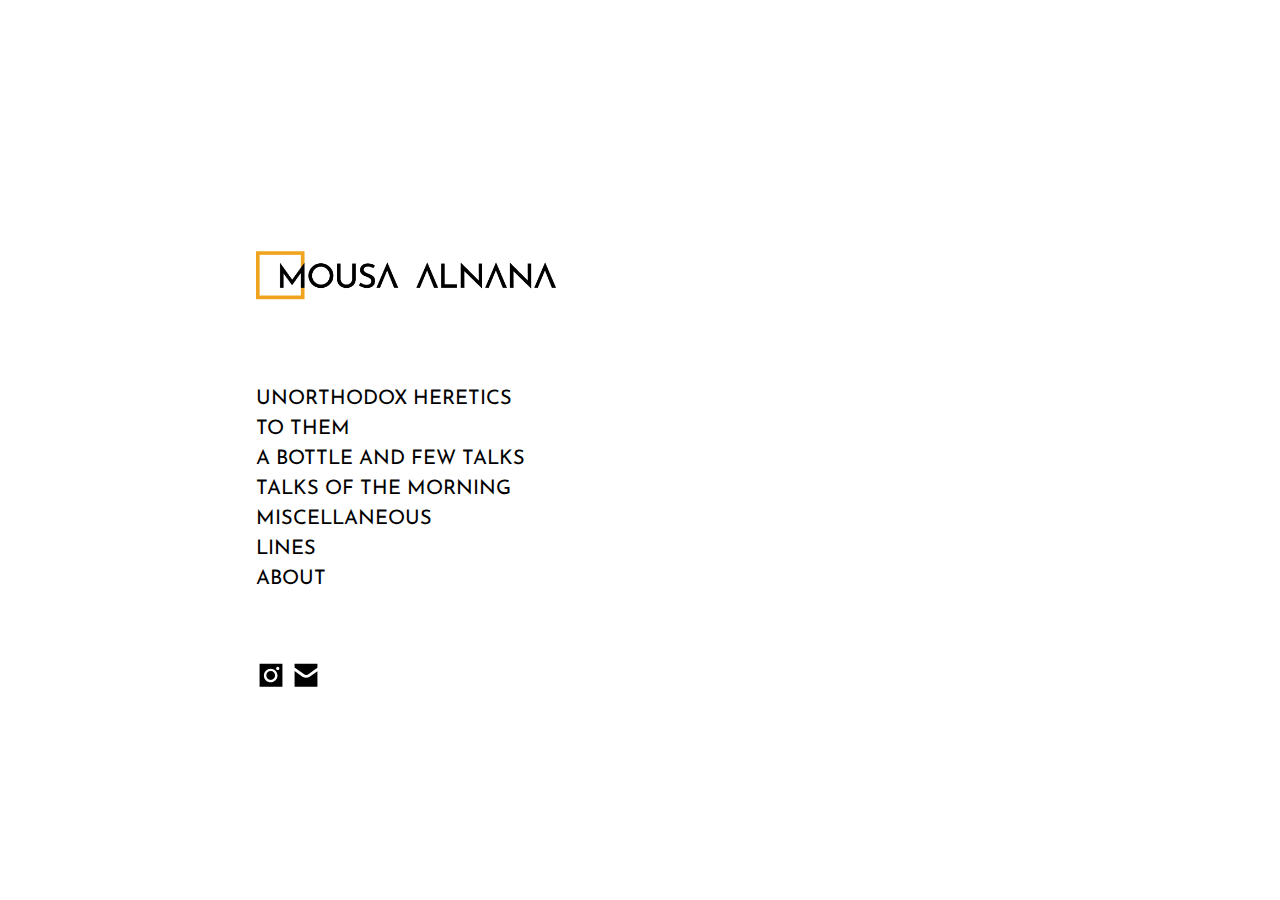
<file: index.html>
<!DOCTYPE html>
<html>
  <head>
    <meta charset="utf-8">
    <meta lang="en">
    <meta name="description" content="Syrian born | Glasgow based | Artist | Painter | Graphic Designer">
    <meta name="keywords" content="syrian artist mousa glasgow painter fine art graphic designer">
    <meta name="author" content="S. Hynd">
    <meta name="viewport" content="width=device-width, initial-scale=1.0">
    <title>Mousa AlNana</title>
    <link rel="icon" href="favicon.png">
    <link rel="stylesheet" href="css/style.css">
  </head>
  
  <body class="center">
    <div class="navigation-menu">
      <img id="brand-logo" src="images/mousa-logo.png" alt="Mousa AlNana brand logo">
      <div>
        <ul>
          <li>
            <a class="nav-item" href="art/unorthodox-heretics.html">unorthodox heretics</a>
          </li>
          <li>
            <a class="nav-item" href="art/to-them.html">to them</a>
          </li>
          <li>
            <a class="nav-item" href="art/a-bottle-and-few-talks.html">a bottle and few talks</a>
          </li>
          <li>
            <a class="nav-item" href="art/talks-of-the-morning.html">talks of the morning</a>
          </li>
          <li>
            <a class="nav-item" href="art/miscellaneous.html">miscellaneous</a>
          </li>
          <li>
            <a class="nav-item" href="art/lines.html">lines</a>
          </li>
          <li>
            <a class="nav-item" href="about.html">about</a>
          </li>
        </ul>
      </div>
    
    
      <footer>
        <a href="https://www.instagram.com/mousa.alnana/" target="_blank">
          <svg class="social-icon" version="1.1" id="Layer_1" xmlns="http://www.w3.org/2000/svg" xmlns:xlink="http://www.w3.org/1999/xlink" x="0px" y="0px"
     viewBox="0 0 595.28 595.28" style="enable-background:new 0 0 595.28 595.28;" xml:space="preserve">
          <g>
            <g>
              <path d="M70.88,70.88V524.4H524.4V70.88H70.88z M291.42,438.3c-75.13,0-134.92-59.98-134.84-135.27
                c0.07-74.49,60.32-134.64,134.89-134.65c74.75-0.02,135.01,60.49,134.97,135.51C426.39,378.31,366.13,438.3,291.42,438.3z
                 M431.54,194.71c-17.91-0.12-31.56-13.97-31.43-31.88c0.13-17.18,14.2-31.32,31.32-31.49c17.14-0.17,32.12,14.69,32.06,31.8
                C463.44,180.76,449.2,194.83,431.54,194.71z"/>
              <path d="M291.48,216.23c-48.14-0.03-87.29,38.95-87.32,86.96c-0.04,48.54,39.03,87.56,87.63,87.53
                c48-0.03,86.84-39.14,86.81-87.42C378.57,255.06,339.74,216.26,291.48,216.23z"/>
            </g>
          </g>
          </svg>
        </a>
        <a href="mailto:contact@mousaalnana.com" target="_blank">
          <svg class="social-icon" version="1.1" id="Layer_1" xmlns="http://www.w3.org/2000/svg" xmlns:xlink="http://www.w3.org/1999/xlink" x="0px" y="0px"
       viewBox="0 0 595.28 595.28" style="enable-background:new 0 0 595.28 595.28;" xml:space="preserve">
          <g>
            <path d="M336.89,281.42L524.4,149.38v-78.5H70.88v73.1l189.89,137.01C283.44,297.35,314.03,297.52,336.89,281.42z"/>
            <path d="M369.68,327.99c-21.15,14.9-45.86,22.34-70.55,22.34c-25.16,0-50.31-7.72-71.7-23.15L70.88,214.21V524.4H524.4V219.04
              L369.68,327.99z"/>
          </g>
          </svg>
        </a>
      </footer>
    </div>
  </body>
</html>
</file>
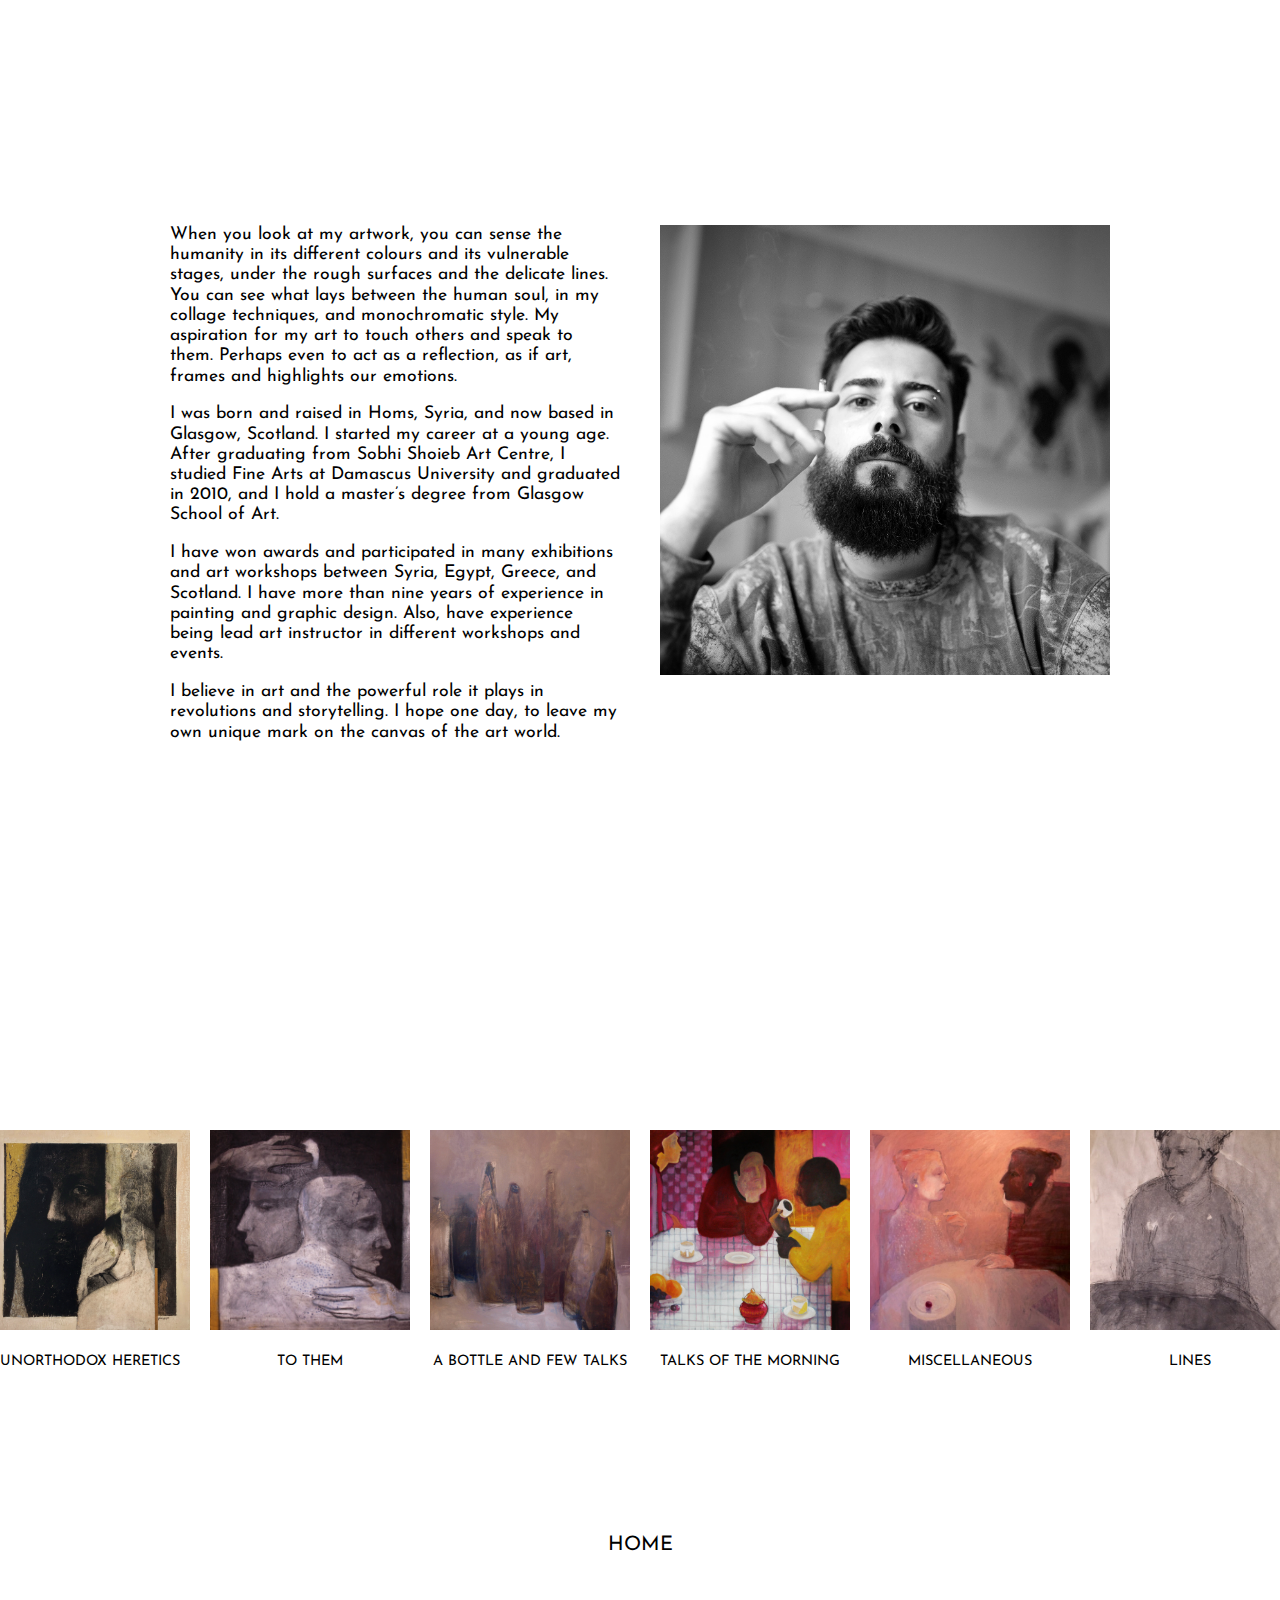
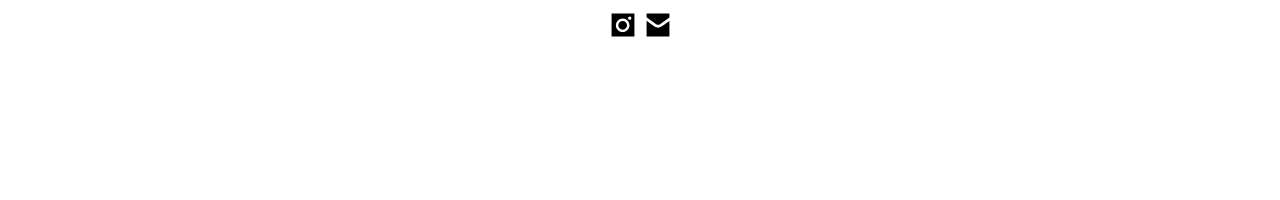
<file: about.html>
<!DOCTYPE html>
<html>
  <head>
    <meta charset="utf-8">
    <meta lang="en">
    <meta name="description" content="Syrian born | Glasgow based | Artist | Painter | Graphic Designer">
    <meta name="keywords" content="syrian artist mousa glasgow painter fine art graphic designer">
    <meta name="author" content="S. Hynd">
    <meta name="viewport" content="width=device-width, initial-scale=1.0">
    <title>About - Mousa AlNana</title>
    <link rel="icon" href="favicon.png">
    <link rel="stylesheet" href="css/style.css">
  </head>
  
  <body>
    <section id="about">
      <div class="container">
        <div class="about-text flex-item">
          <p class="about-paragraph-first">When you look at my artwork, you can sense the humanity in its different colours and its vulnerable stages, under the rough surfaces and the delicate lines. You can see what lays between the human soul, in my collage techniques, and monochromatic style. My aspiration for my art to touch others and speak to them. Perhaps even to act as a reflection, as if art, frames and highlights our emotions.</p>
          <p>I was born and raised in Homs, Syria, and now based in Glasgow, Scotland. I started my career at a young age. After graduating from Sobhi Shoieb Art Centre, I studied Fine Arts at Damascus University and graduated in 2010, and I hold a master’s degree from Glasgow School of Art.</p>
          <p>I have won awards and participated in many exhibitions and art workshops between Syria, Egypt, Greece, and Scotland. I have more than nine years of experience in painting and graphic design. Also, have experience being lead art instructor in different workshops and events.</p>
          <p class="about-paragraph-last">I believe in art and the powerful role it plays in revolutions and storytelling. I hope one day, to leave my own unique mark on the canvas of the art world.</p>
        </div>
        <div class="flex-item">
          <img src="images/Mousa Portrait.jpg" class="about-img" >
        </div>
      </div>
    </section>
      
    <section class="nav-menu-footer">
      <div class="nav-menu">
        <div class="grid-nav-menu">
          <div class="grid-nav-item">
            <a href="art/unorthodox-heretics.html">
              <img class="grid-nav-img" src="images/nav links/unorthodox-heretics.jpg" alt="">
              <div class="grid-nav-text">unorthodox heretics</div>
            </a>
          </div>
          <div class="grid-nav-item">
            <a href="art/to-them.html">
              <img class="grid-nav-img" src="images/nav links/to-them.jpg" alt="">
              <div class="grid-nav-text">to them</div>
            </a>
          </div>
          <div class="grid-nav-item">
            <a href="art/a-bottle-and-few-talks.html">
              <img class="grid-nav-img" src="images/nav links/a-bottle-and-few-talks.jpg" alt="">
              <div class="grid-nav-text">a bottle and few talks</div>
            </a>
          </div>
          <div class="grid-nav-item">
            <a href="art/talks-of-the-morning.html">
              <img class="grid-nav-img" src="images/nav links/talks-of-the-morning.jpg" alt="">
              <div class="grid-nav-text">talks of the morning</div>
            </a>
          </div>
          <div class="grid-nav-item">
            <a href="art/miscellaneous.html">
              <img class="grid-nav-img" src="images/nav links/miscellaneous.jpg" alt="">
              <div class="grid-nav-text text-black">miscellaneous</div>
            </a>
          </div>
          <div class="grid-nav-item">
            <a href="art/lines.html">
              <img class="grid-nav-img" src="images/nav links/lines.jpg" alt="">
              <div class="grid-nav-text text-black">lines</div>
            </a>
          </div>
        </div>
        <footer class="footer">
          <a href="index.html" class="nav-item">home</a>
          <br>
          <a href="https://www.instagram.com/mousa.alnana/" target="_blank">
            <svg class="social-icon" version="1.1" id="Layer_1" xmlns="http://www.w3.org/2000/svg" xmlns:xlink="http://www.w3.org/1999/xlink" x="0px" y="0px"
      viewBox="0 0 595.28 595.28" style="enable-background:new 0 0 595.28 595.28;" xml:space="preserve">
            <g>
              <g>
                <path d="M70.88,70.88V524.4H524.4V70.88H70.88z M291.42,438.3c-75.13,0-134.92-59.98-134.84-135.27
                  c0.07-74.49,60.32-134.64,134.89-134.65c74.75-0.02,135.01,60.49,134.97,135.51C426.39,378.31,366.13,438.3,291.42,438.3z
                  M431.54,194.71c-17.91-0.12-31.56-13.97-31.43-31.88c0.13-17.18,14.2-31.32,31.32-31.49c17.14-0.17,32.12,14.69,32.06,31.8
                  C463.44,180.76,449.2,194.83,431.54,194.71z"/>
                <path d="M291.48,216.23c-48.14-0.03-87.29,38.95-87.32,86.96c-0.04,48.54,39.03,87.56,87.63,87.53
                  c48-0.03,86.84-39.14,86.81-87.42C378.57,255.06,339.74,216.26,291.48,216.23z"/>
              </g>
            </g>
            </svg>
          </a>
          <a href="mailto:contact@mousaalnana.com" target="_blank">
            <svg class="social-icon" version="1.1" id="Layer_1" xmlns="http://www.w3.org/2000/svg" xmlns:xlink="http://www.w3.org/1999/xlink" x="0px" y="0px"
        viewBox="0 0 595.28 595.28" style="enable-background:new 0 0 595.28 595.28;" xml:space="preserve">
            <g>
              <path d="M336.89,281.42L524.4,149.38v-78.5H70.88v73.1l189.89,137.01C283.44,297.35,314.03,297.52,336.89,281.42z"/>
              <path d="M369.68,327.99c-21.15,14.9-45.86,22.34-70.55,22.34c-25.16,0-50.31-7.72-71.7-23.15L70.88,214.21V524.4H524.4V219.04
                L369.68,327.99z"/>
            </g>
            </svg>
          </a>
        </footer>
      </div>
    </section>
      
  </body>
</html>
</file>
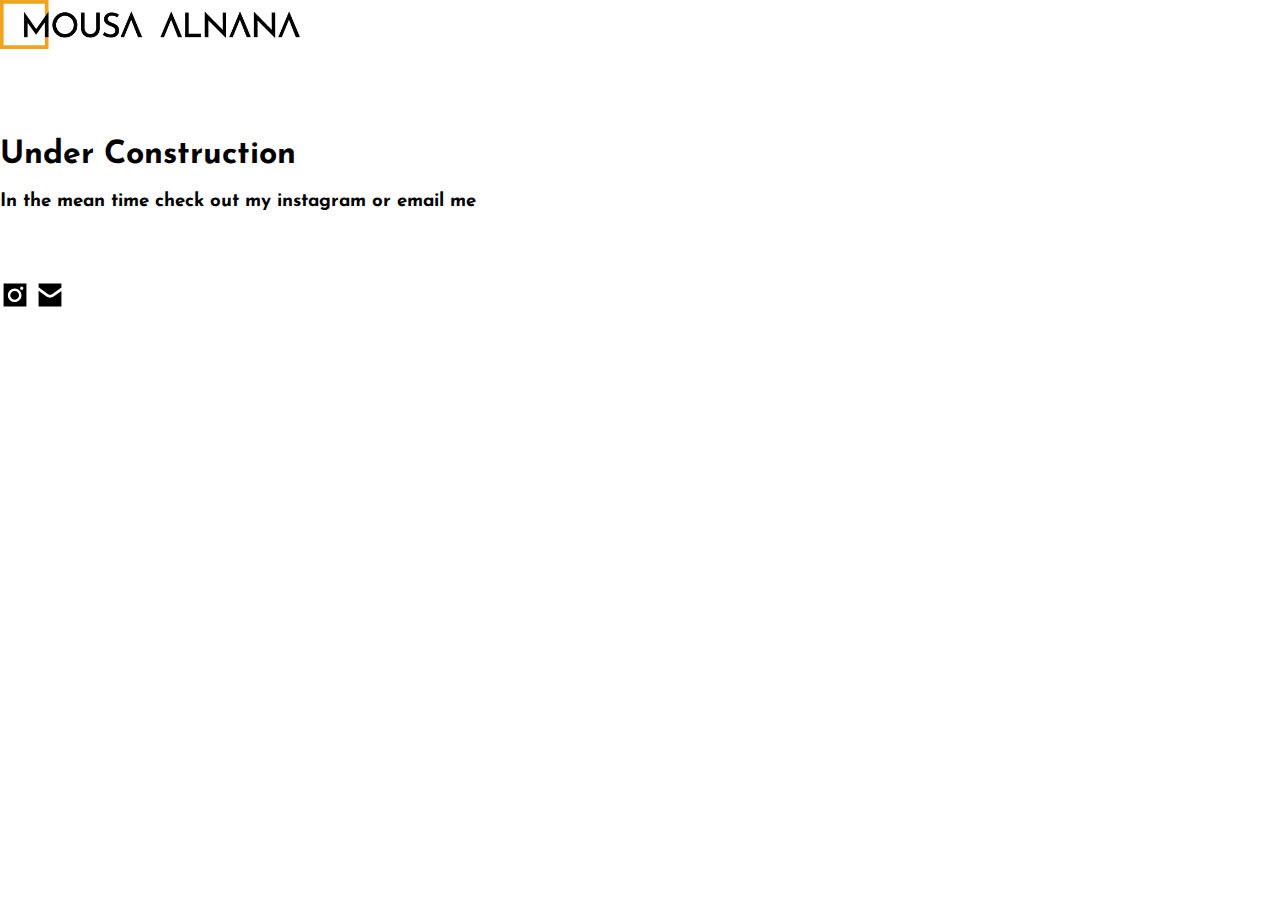
<file: index-2.html>
<!DOCTYPE html>
<html>
  <head>
    <meta charset="utf-8">
    <meta name="description" content="">
    <meta name="keywords" content="">
    <meta name="author" content="">
    <meta name="viewport" content="width=device-width, initial-scale=1.0">
    <title>Mousa AlNana</title>
    <link rel="icon" href="images/icon.png">
    <link rel="stylesheet" href="css/style.css">
  </head>
  
  <body>
    <div id="landing-page">
      <img id="brand-logo" src="images/mousa-logo.png" alt="Mousa AlNana brand logo">
    <h1>Under Construction</h1>  
    <h3>In the mean time check out my instagram or email me</h3>
    
      <footer>
        <a href="https://www.instagram.com/mousa.alnana/" target="_blank">
          <svg class="social-icon" version="1.1" id="Layer_1" xmlns="http://www.w3.org/2000/svg" xmlns:xlink="http://www.w3.org/1999/xlink" x="0px" y="0px"
     viewBox="0 0 595.28 595.28" style="enable-background:new 0 0 595.28 595.28;" xml:space="preserve">
          <g>
            <g>
              <path d="M70.88,70.88V524.4H524.4V70.88H70.88z M291.42,438.3c-75.13,0-134.92-59.98-134.84-135.27
                c0.07-74.49,60.32-134.64,134.89-134.65c74.75-0.02,135.01,60.49,134.97,135.51C426.39,378.31,366.13,438.3,291.42,438.3z
                 M431.54,194.71c-17.91-0.12-31.56-13.97-31.43-31.88c0.13-17.18,14.2-31.32,31.32-31.49c17.14-0.17,32.12,14.69,32.06,31.8
                C463.44,180.76,449.2,194.83,431.54,194.71z"/>
              <path d="M291.48,216.23c-48.14-0.03-87.29,38.95-87.32,86.96c-0.04,48.54,39.03,87.56,87.63,87.53
                c48-0.03,86.84-39.14,86.81-87.42C378.57,255.06,339.74,216.26,291.48,216.23z"/>
            </g>
          </g>
          </svg>
        </a>
        <a href="mailto:contact@mousaalnana.com" target="_blank">
          <svg class="social-icon" version="1.1" id="Layer_1" xmlns="http://www.w3.org/2000/svg" xmlns:xlink="http://www.w3.org/1999/xlink" x="0px" y="0px"
       viewBox="0 0 595.28 595.28" style="enable-background:new 0 0 595.28 595.28;" xml:space="preserve">
          <g>
            <path d="M336.89,281.42L524.4,149.38v-78.5H70.88v73.1l189.89,137.01C283.44,297.35,314.03,297.52,336.89,281.42z"/>
            <path d="M369.68,327.99c-21.15,14.9-45.86,22.34-70.55,22.34c-25.16,0-50.31-7.72-71.7-23.15L70.88,214.21V524.4H524.4V219.04
              L369.68,327.99z"/>
          </g>
          </svg>
        </a>
      </footer>
    </div>
  </body>
</html>
</file>
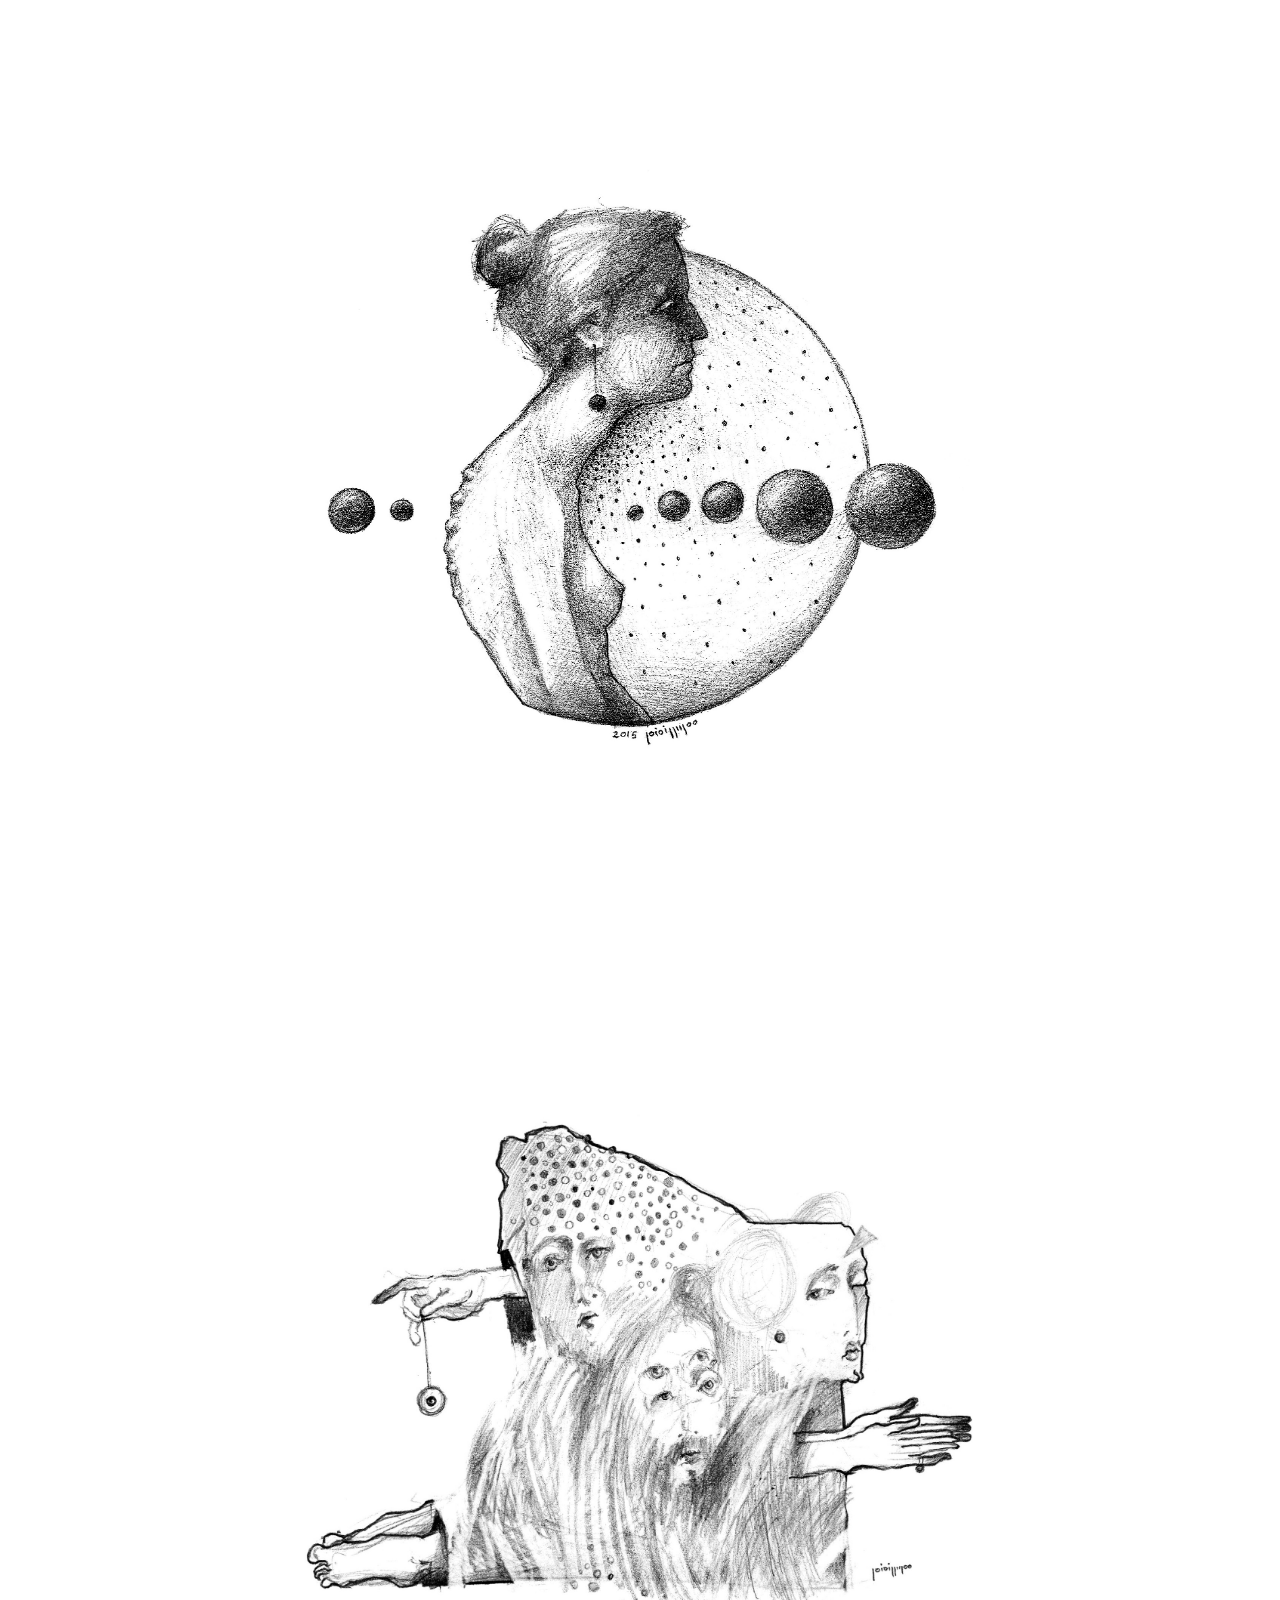
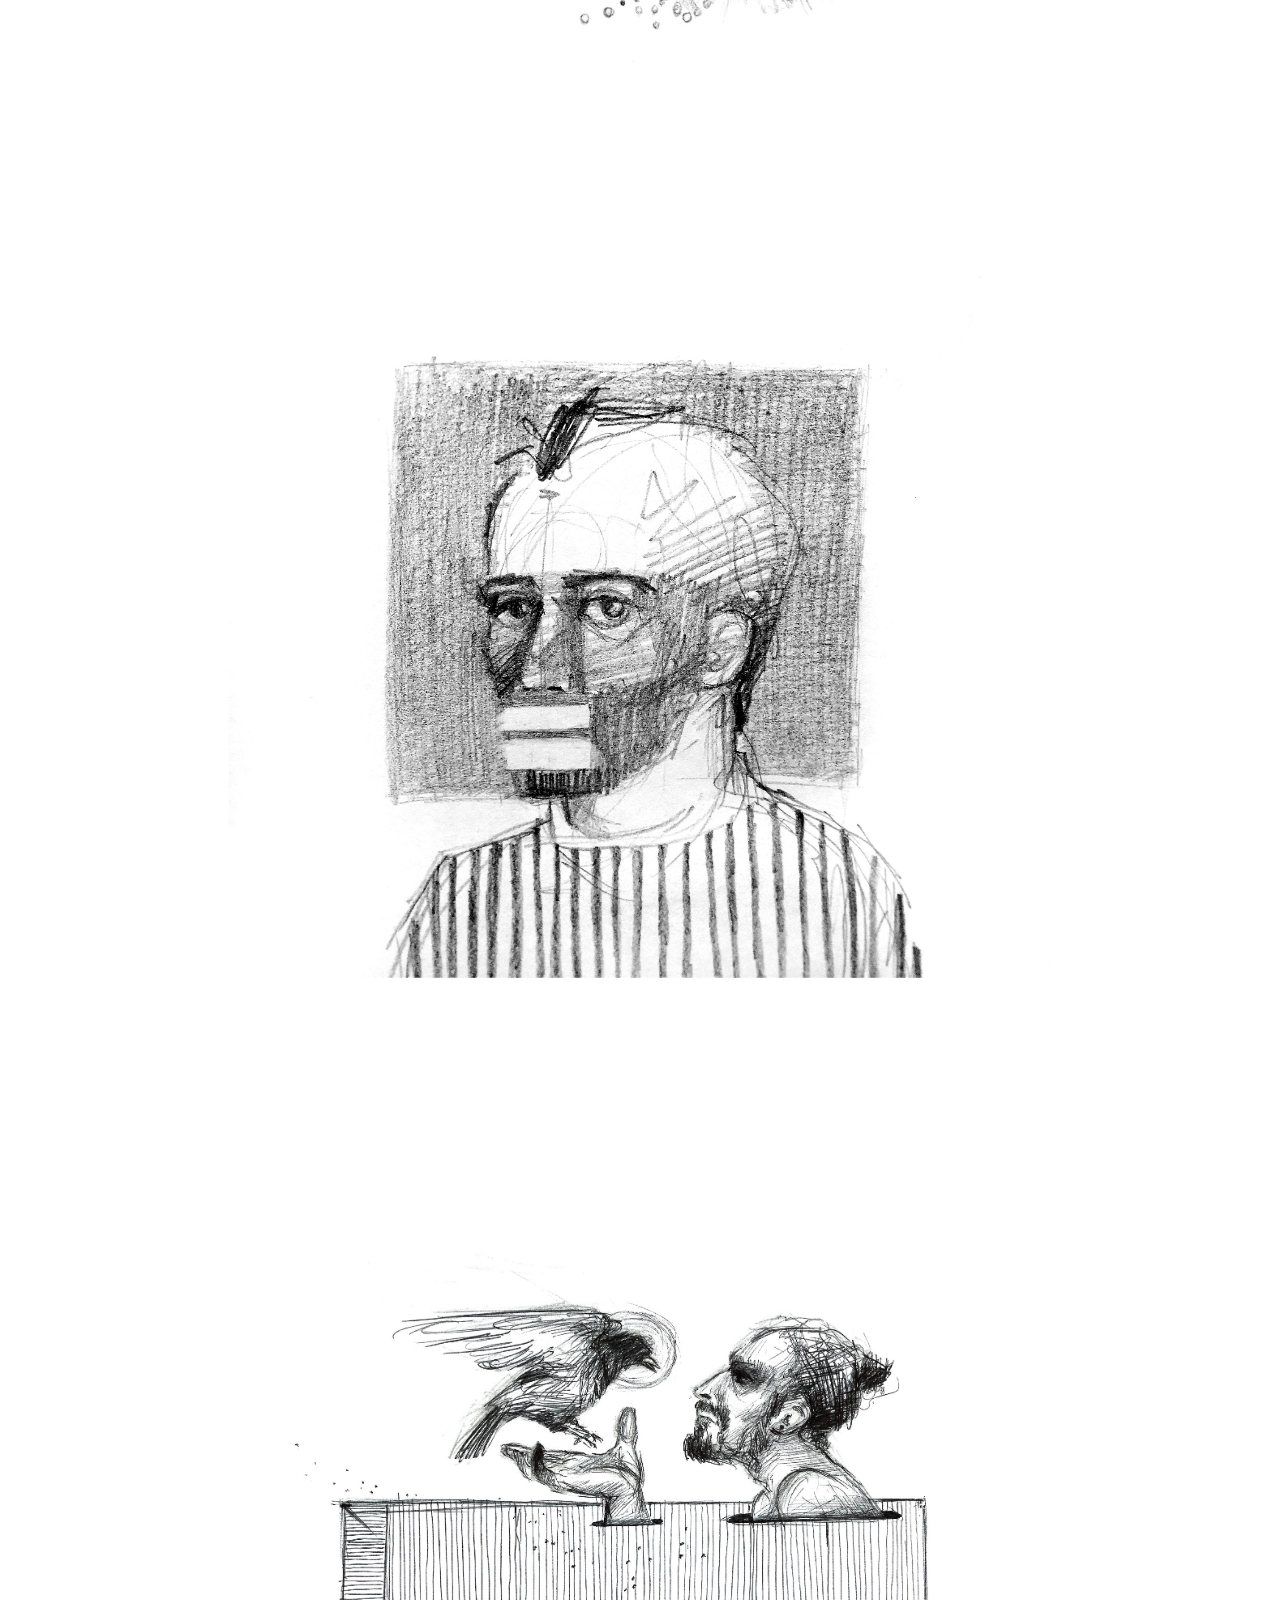
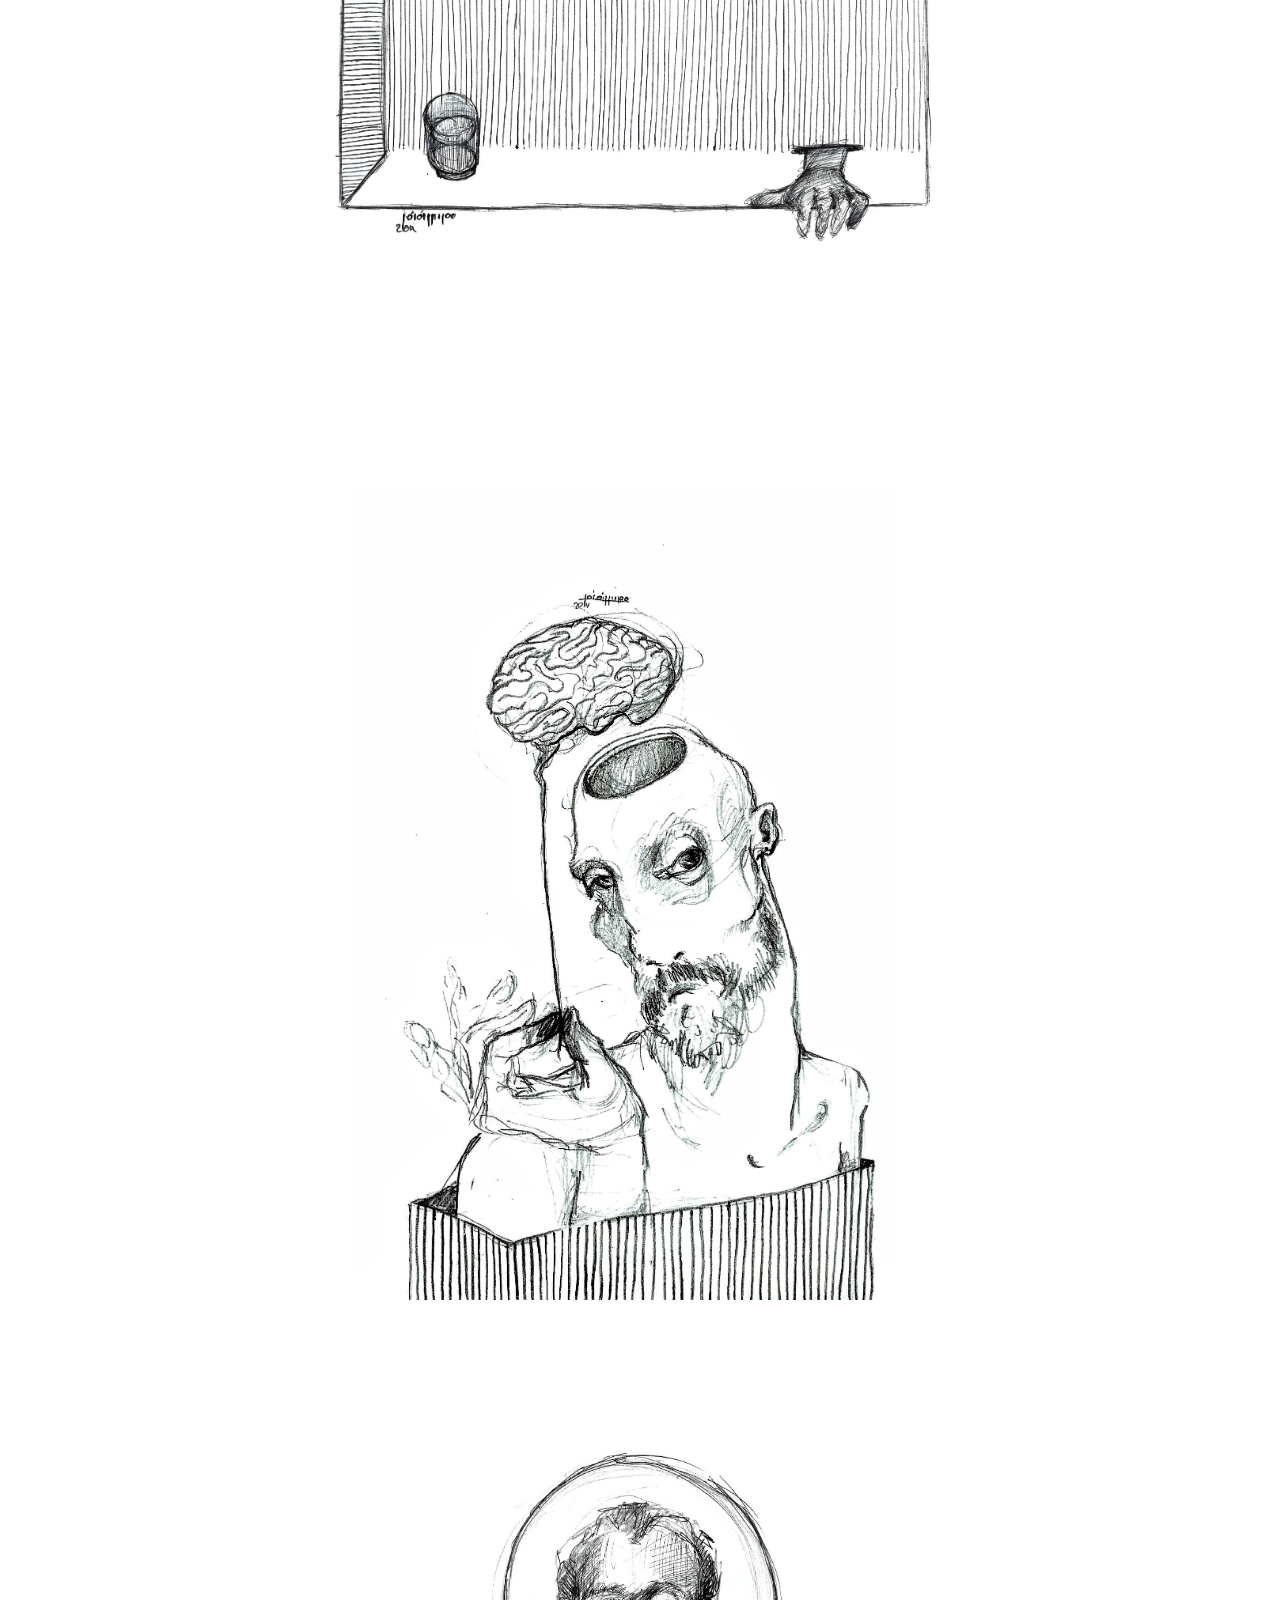
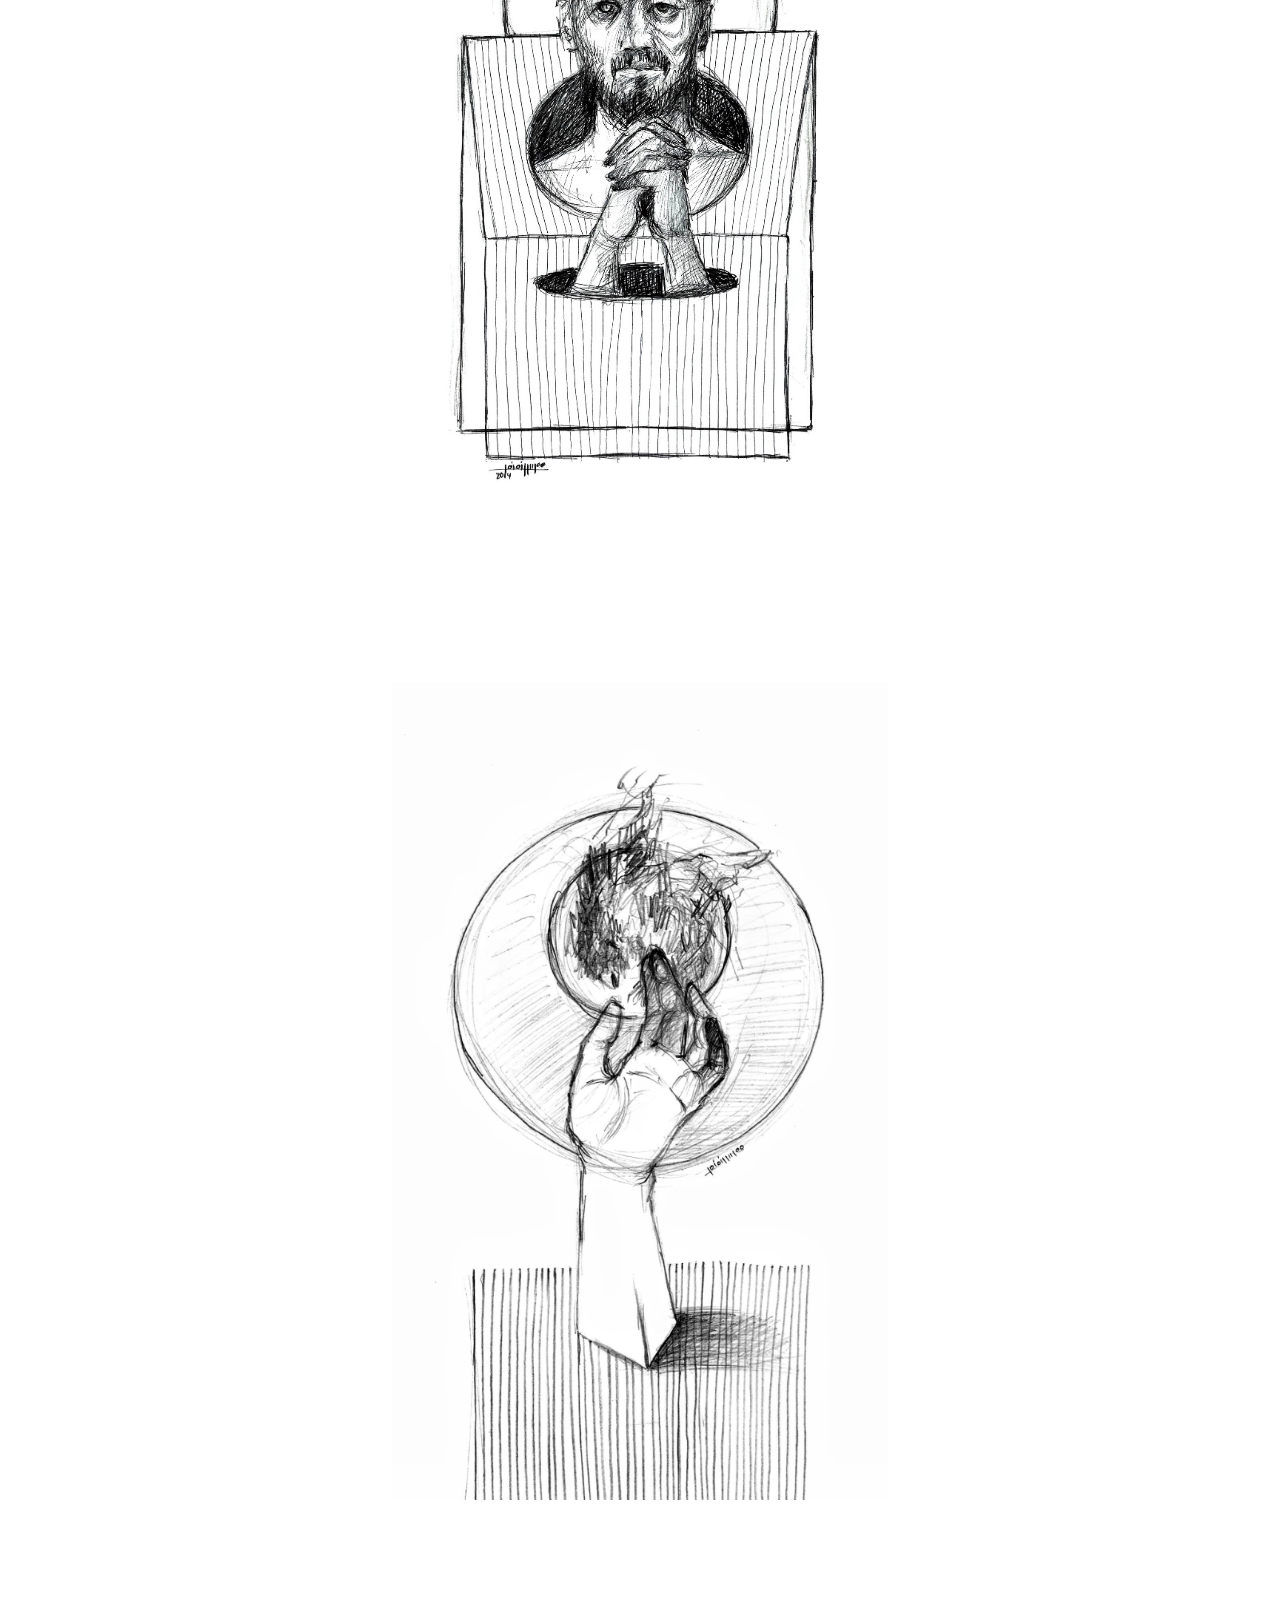
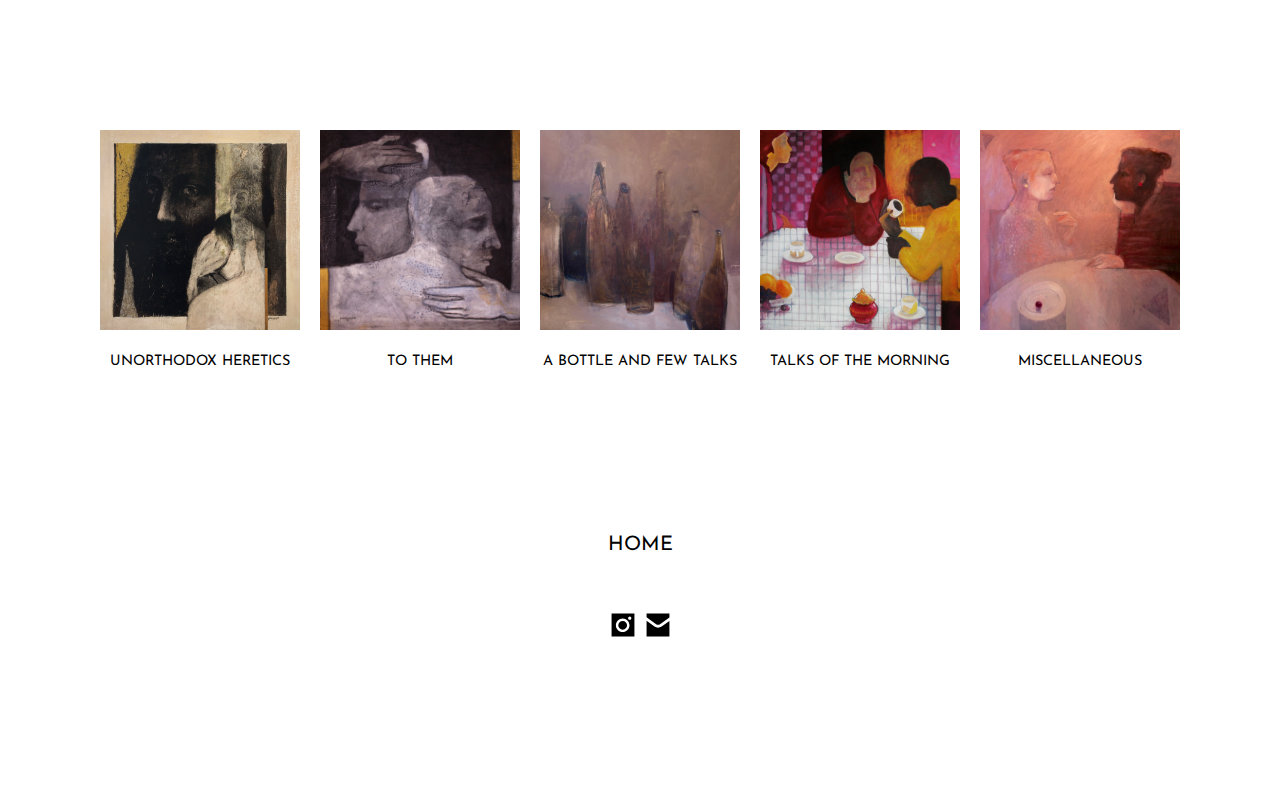
<file: art/lines.html>
<!DOCTYPE html>
<html>
  <head>
    <meta charset="utf-8">
    <meta lang="en">
    <meta name="description" content="Syrian born | Glasgow based | Artist | Painter | Graphic Designer">
    <meta name="keywords" content="syrian artist mousa glasgow painter fine art graphic designer">
    <meta name="author" content="S. Hynd">
    <meta name="viewport" content="width=device-width, initial-scale=1.0">
    <title>Lines - Mousa AlNana</title>
    <link rel="icon" href="../favicon.png">
    <link rel="stylesheet" href="../css/style.css">
  </head>
  
  <body>
    <section class="sketch-container">
        <img class="artwork-img landscape-img center-img" src="../images/lines/1.jpg" alt="">
    </section>
    <section class="sketch-container">
        <img class="artwork-img landscape-img center-img" src="../images/lines/2.jpg" alt="">
    </section>
    <section class="sketch-container">
        <img class="artwork-img landscape-img center-img" src="../images/lines/3.jpg" alt="">
    </section>
    <section class="sketch-container">
        <img class="artwork-img landscape-img center-img" src="../images/lines/4.jpg" alt="">
    </section>
    <section class="sketch-container">
        <img class="artwork-img landscape-img center-img" src="../images/lines/5.jpg" alt="">
    </section>
    <section class="sketch-container">
        <img class="artwork-img landscape-img center-img" src="../images/lines/6.jpg" alt="">
    </section>
    <section class="sketch-container">
        <img class="artwork-img portrait-img center-img" src="../images/lines/7.jpg" alt="">
    </section>

    <section class="nav-menu-footer">
        <div class="nav-menu">
          <div class="grid-nav-menu">
            <div class="grid-nav-item">
              <a href="unorthodox-heretics.html">
                <img class="grid-nav-img" src="../images/nav links/unorthodox-heretics.jpg" alt="">
                <div class="grid-nav-text">unorthodox heretics</div>
              </a>
            </div>
            <div class="grid-nav-item">
              <a href="to-them.html">
                <img class="grid-nav-img" src="../images/nav links/to-them.jpg" alt="">
                <div class="grid-nav-text">to them</div>
              </a>
            </div>
            <div class="grid-nav-item">
              <a href="a-bottle-and-few-talks.html">
                <img class="grid-nav-img" src="../images/nav links/a-bottle-and-few-talks.jpg" alt="">
                <div class="grid-nav-text">a bottle and few talks</div>
              </a>
            </div>
            <div class="grid-nav-item">
              <a href="talks-of-the-morning.html">
                <img class="grid-nav-img" src="../images/nav links/talks-of-the-morning.jpg" alt="">
                <div class="grid-nav-text">talks of the morning</div>
              </a>
            </div>
            <div class="grid-nav-item">
              <a href="miscellaneous.html">
                <img class="grid-nav-img" src="../images/nav links/miscellaneous.jpg" alt="">
                <div class="grid-nav-text text-black">miscellaneous</div>
              </a>
            </div>
          </div>
          <footer class="footer">
            <a href="../index.html" class="nav-item">home</a>
            <br>
            <a href="https://www.instagram.com/mousa.alnana/" target="_blank">
              <svg class="social-icon" version="1.1" id="Layer_1" xmlns="http://www.w3.org/2000/svg" xmlns:xlink="http://www.w3.org/1999/xlink" x="0px" y="0px"
        viewBox="0 0 595.28 595.28" style="enable-background:new 0 0 595.28 595.28;" xml:space="preserve">
              <g>
                <g>
                  <path d="M70.88,70.88V524.4H524.4V70.88H70.88z M291.42,438.3c-75.13,0-134.92-59.98-134.84-135.27
                    c0.07-74.49,60.32-134.64,134.89-134.65c74.75-0.02,135.01,60.49,134.97,135.51C426.39,378.31,366.13,438.3,291.42,438.3z
                    M431.54,194.71c-17.91-0.12-31.56-13.97-31.43-31.88c0.13-17.18,14.2-31.32,31.32-31.49c17.14-0.17,32.12,14.69,32.06,31.8
                    C463.44,180.76,449.2,194.83,431.54,194.71z"/>
                  <path d="M291.48,216.23c-48.14-0.03-87.29,38.95-87.32,86.96c-0.04,48.54,39.03,87.56,87.63,87.53
                    c48-0.03,86.84-39.14,86.81-87.42C378.57,255.06,339.74,216.26,291.48,216.23z"/>
                </g>
              </g>
              </svg>
            </a>
            <a href="mailto:contact@mousaalnana.com" target="_blank">
              <svg class="social-icon" version="1.1" id="Layer_1" xmlns="http://www.w3.org/2000/svg" xmlns:xlink="http://www.w3.org/1999/xlink" x="0px" y="0px"
          viewBox="0 0 595.28 595.28" style="enable-background:new 0 0 595.28 595.28;" xml:space="preserve">
              <g>
                <path d="M336.89,281.42L524.4,149.38v-78.5H70.88v73.1l189.89,137.01C283.44,297.35,314.03,297.52,336.89,281.42z"/>
                <path d="M369.68,327.99c-21.15,14.9-45.86,22.34-70.55,22.34c-25.16,0-50.31-7.72-71.7-23.15L70.88,214.21V524.4H524.4V219.04
                  L369.68,327.99z"/>
              </g>
              </svg>
            </a>
          </footer>
        </div>
      </section>
  </body>
</html>
</file>
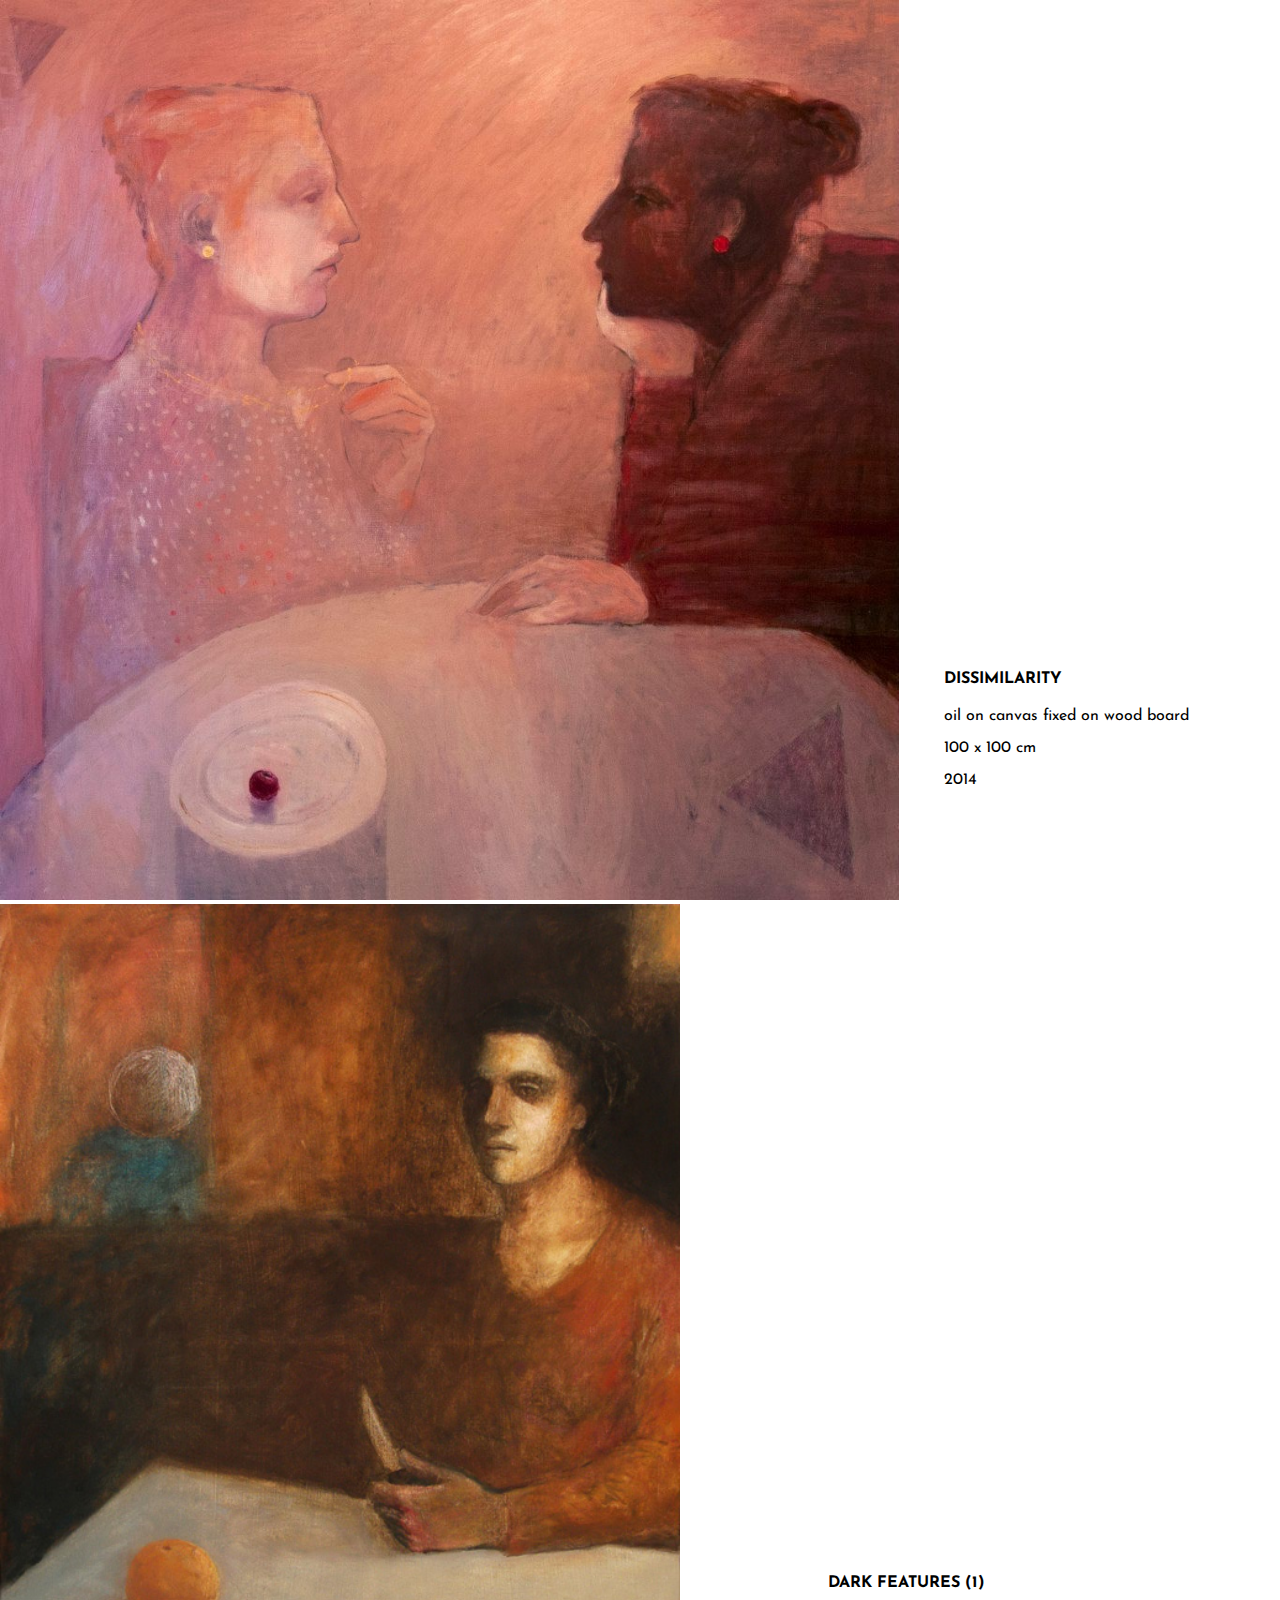
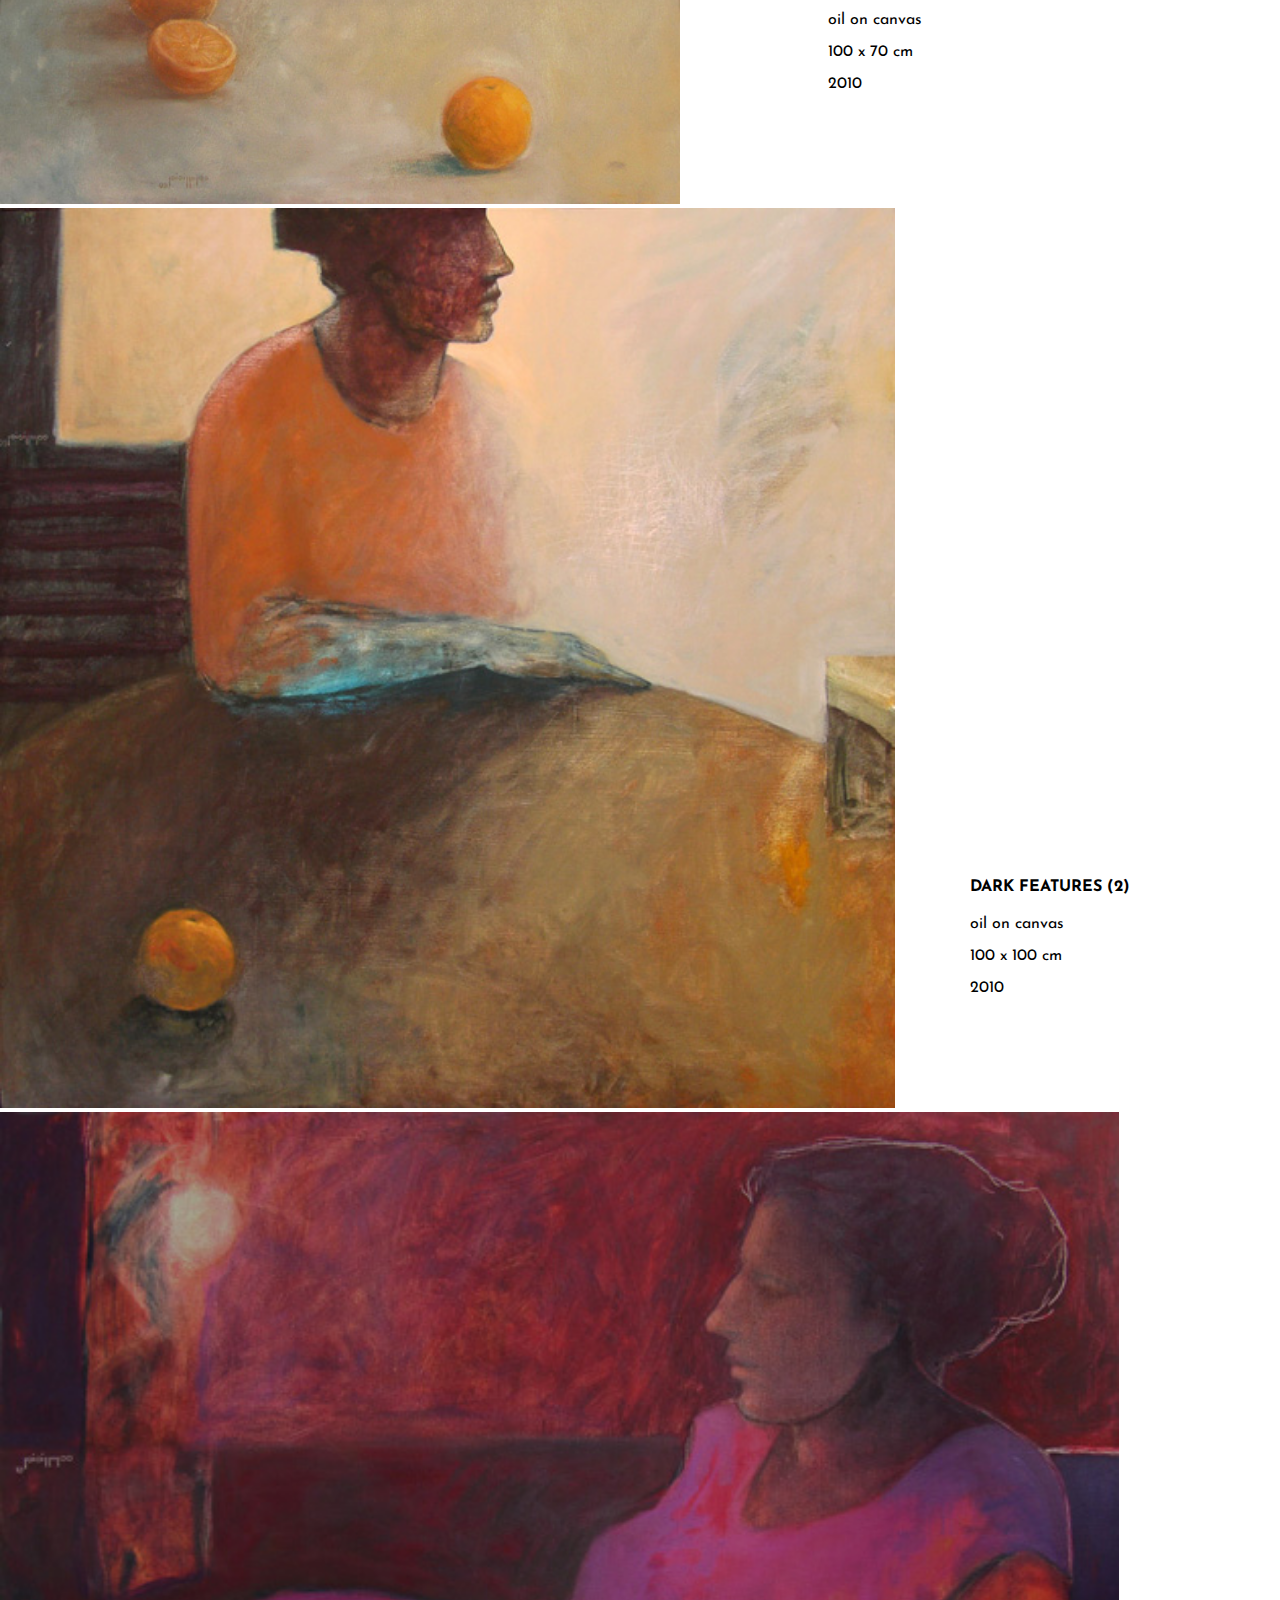
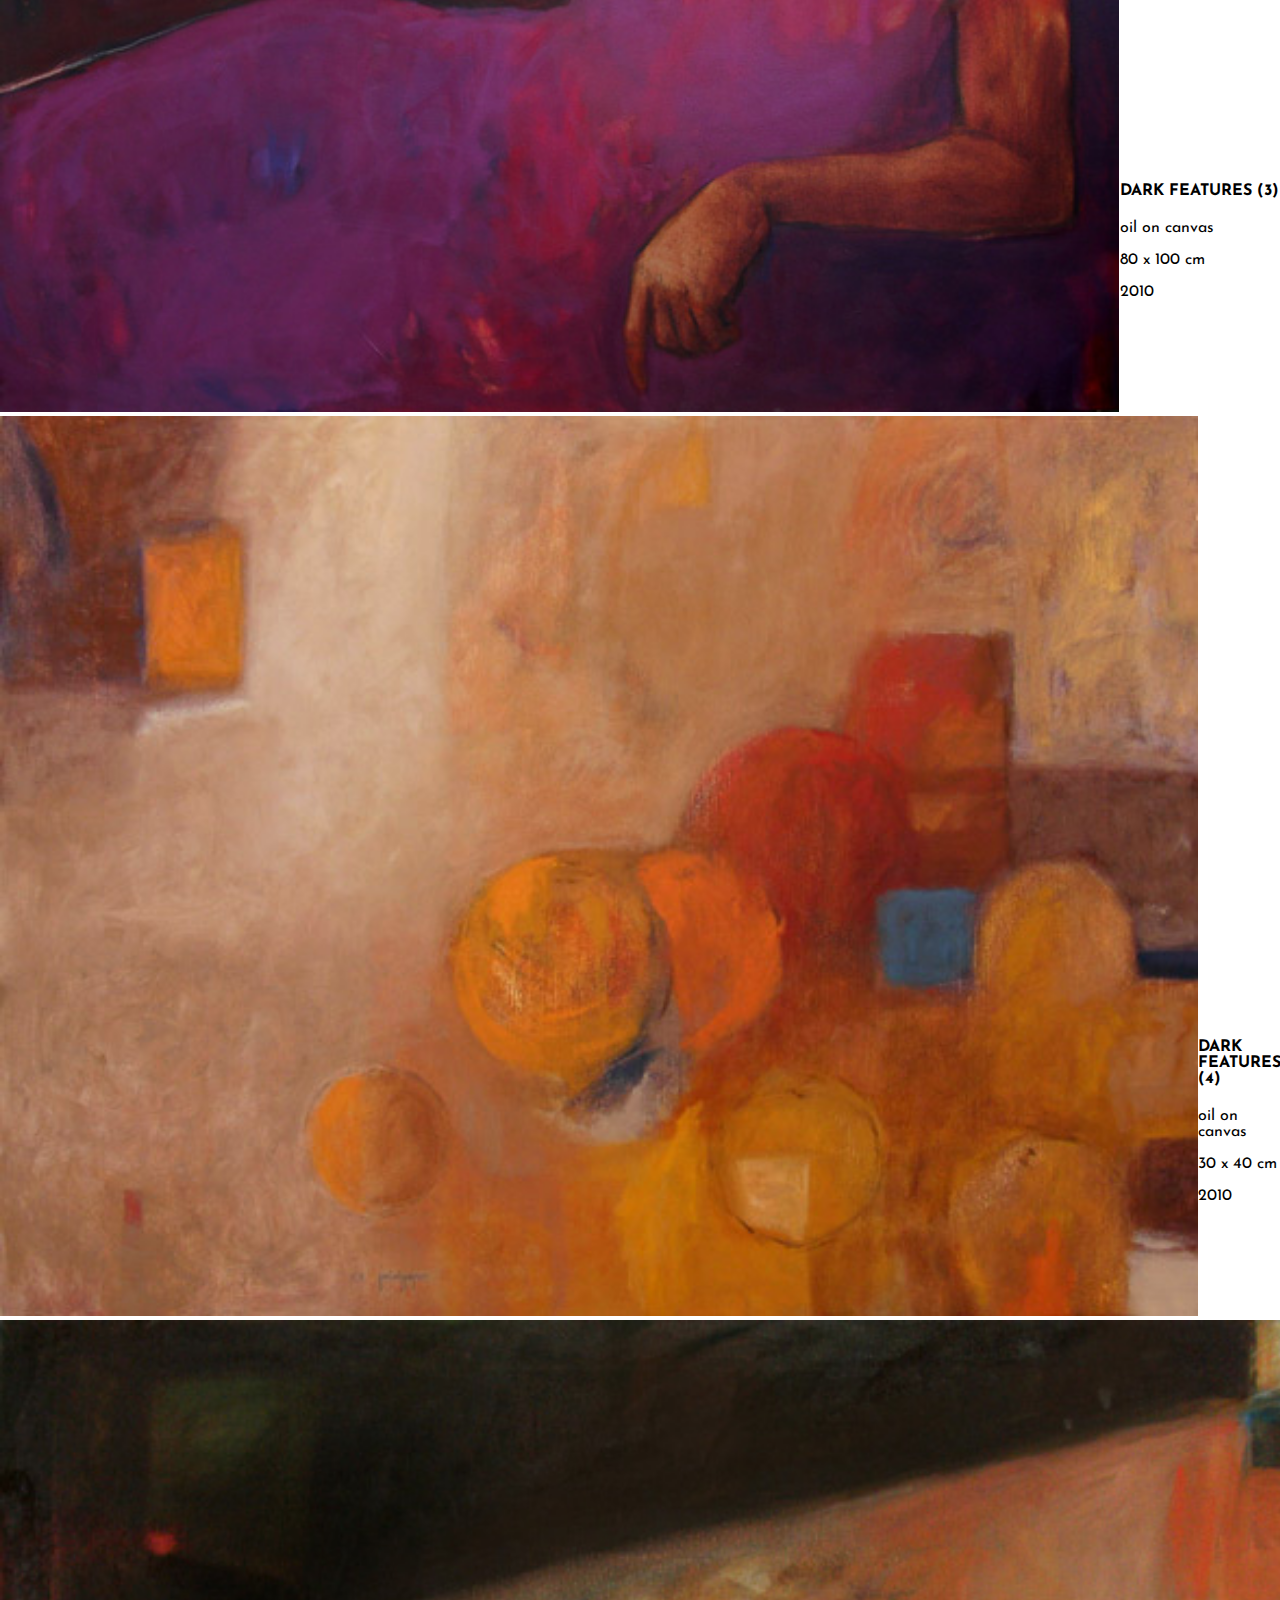
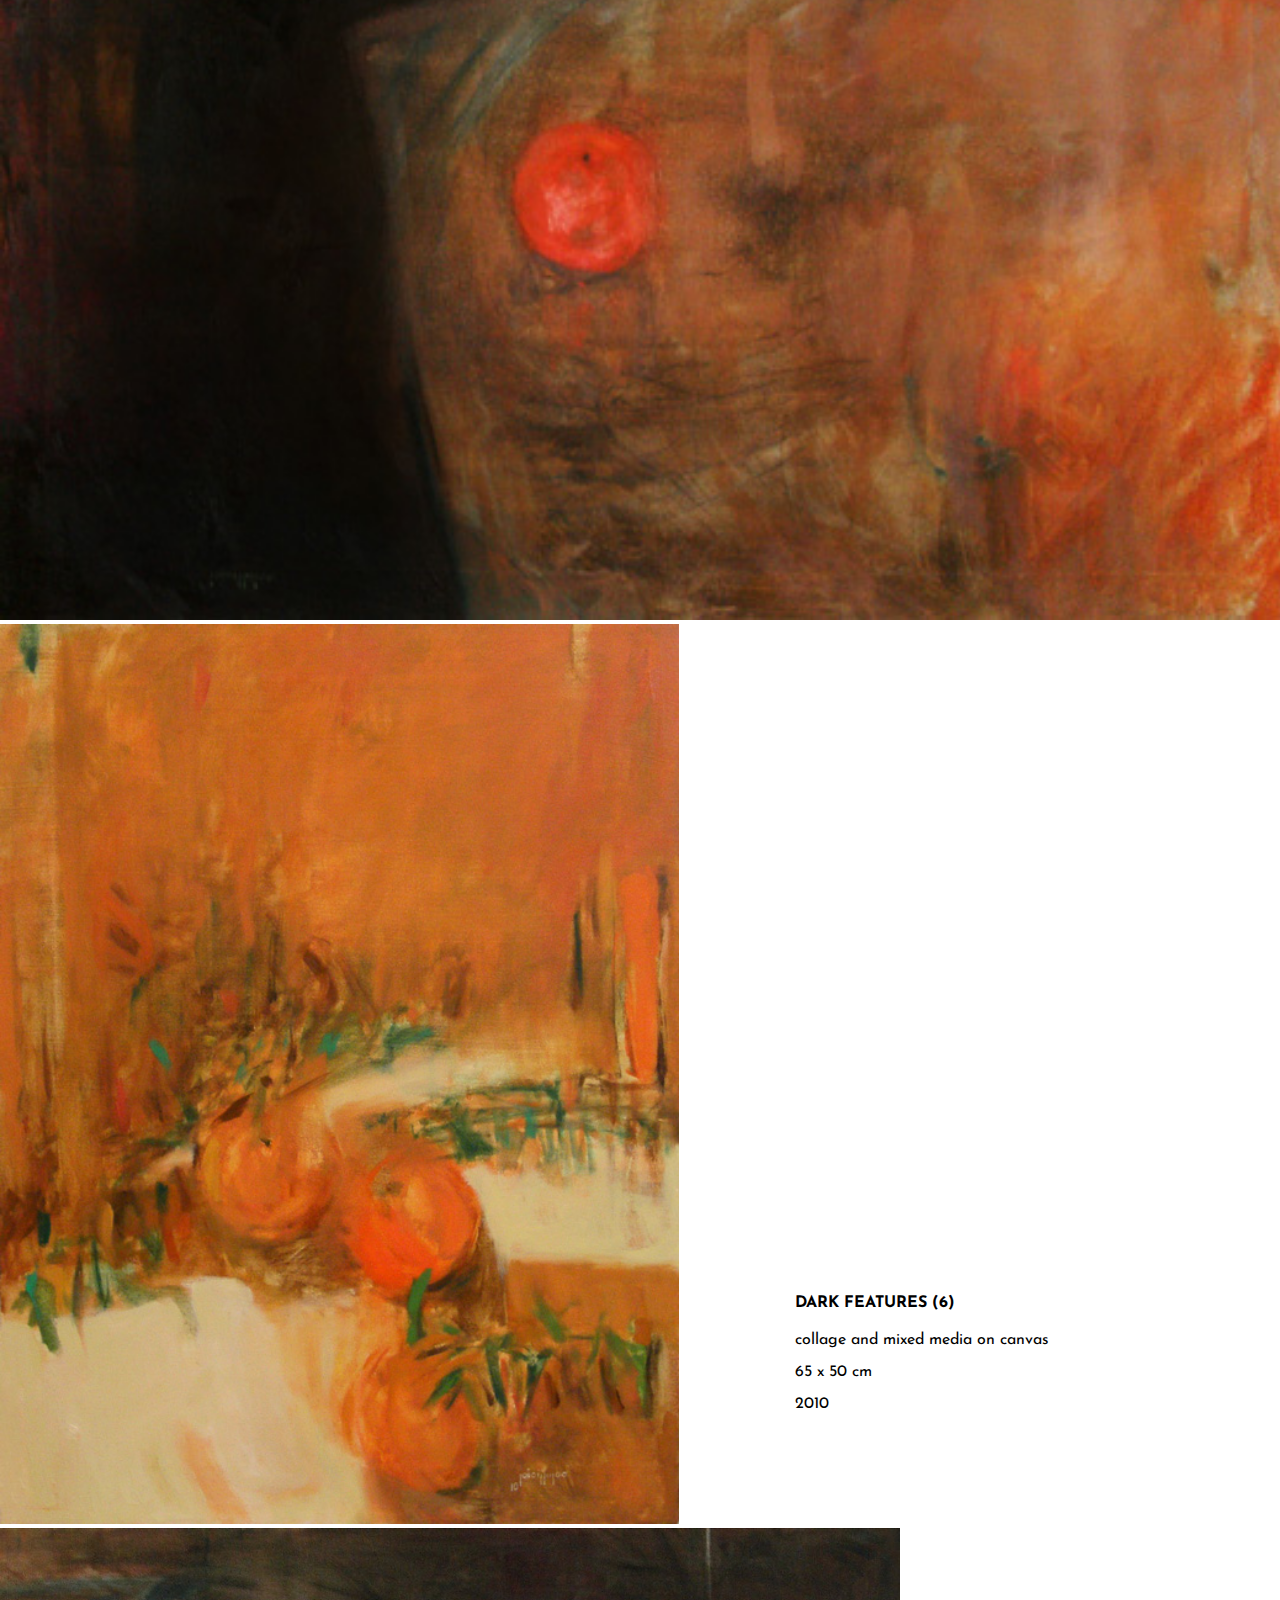
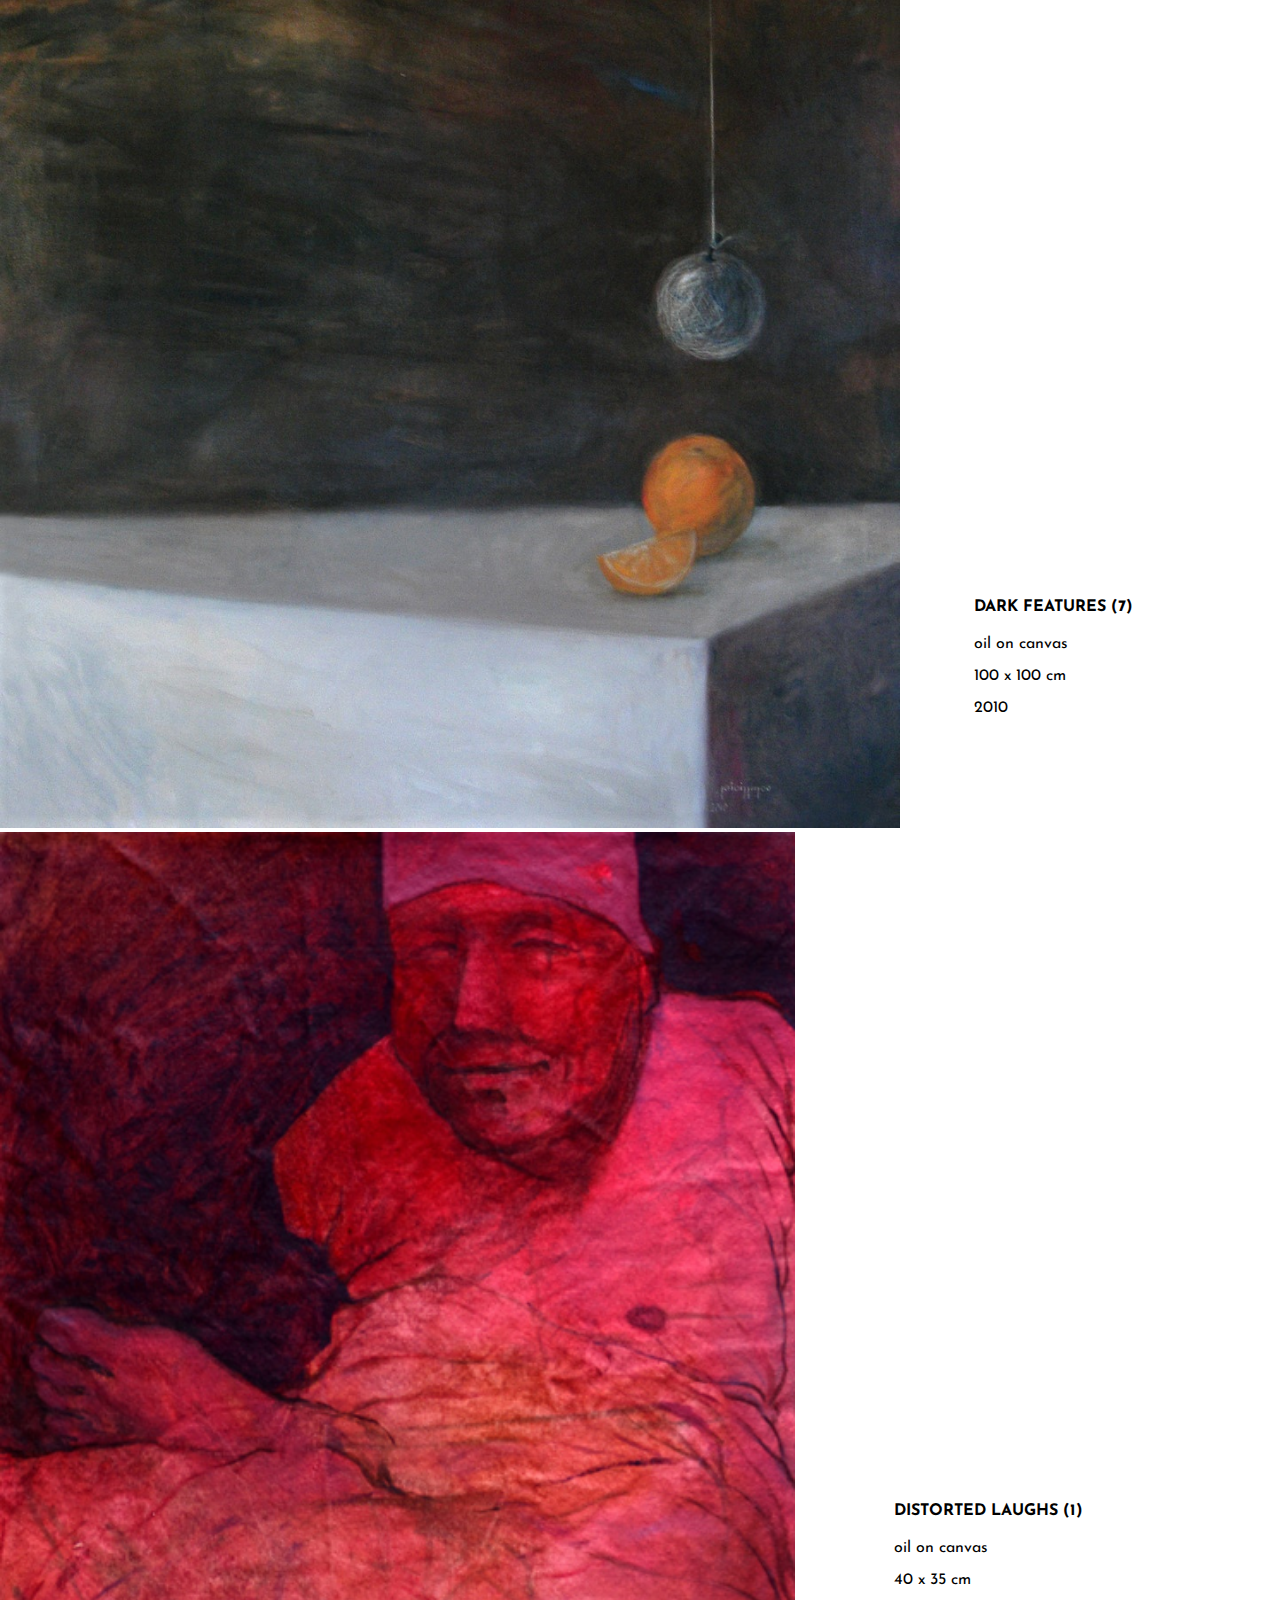
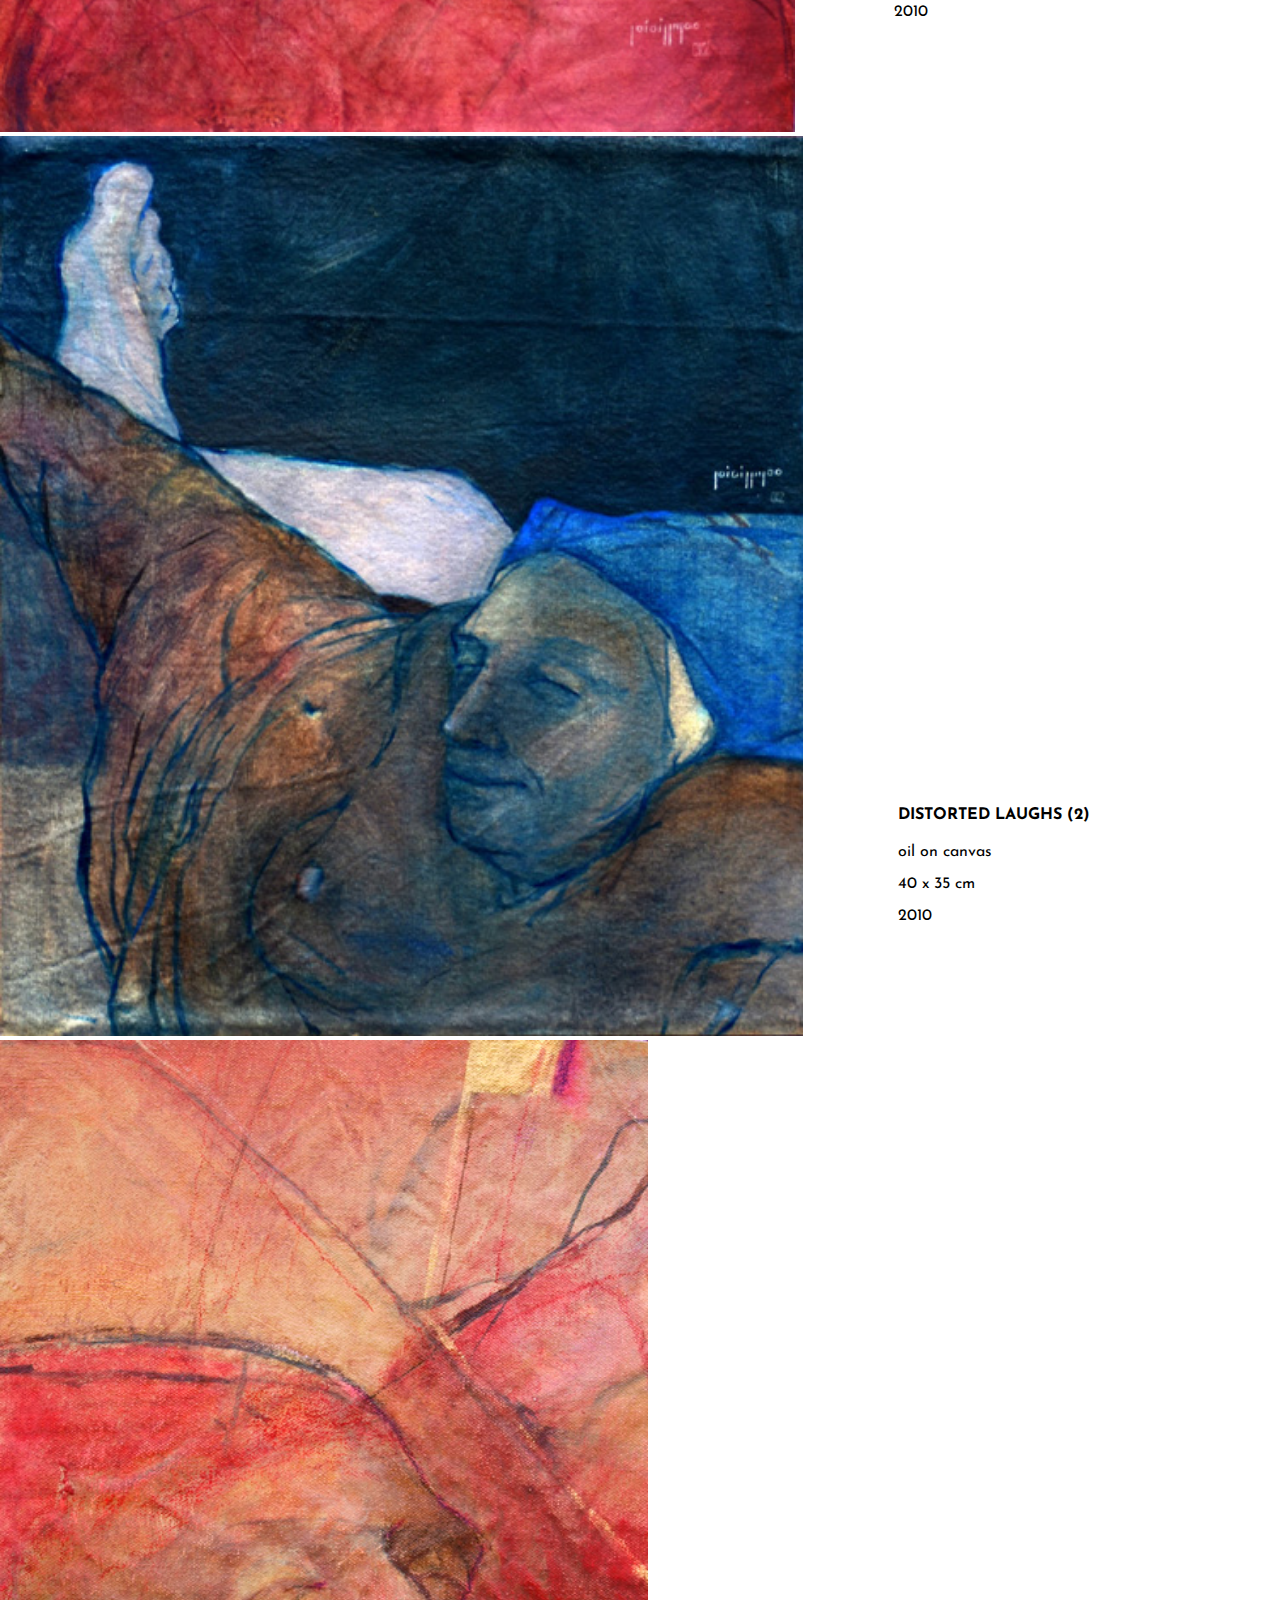
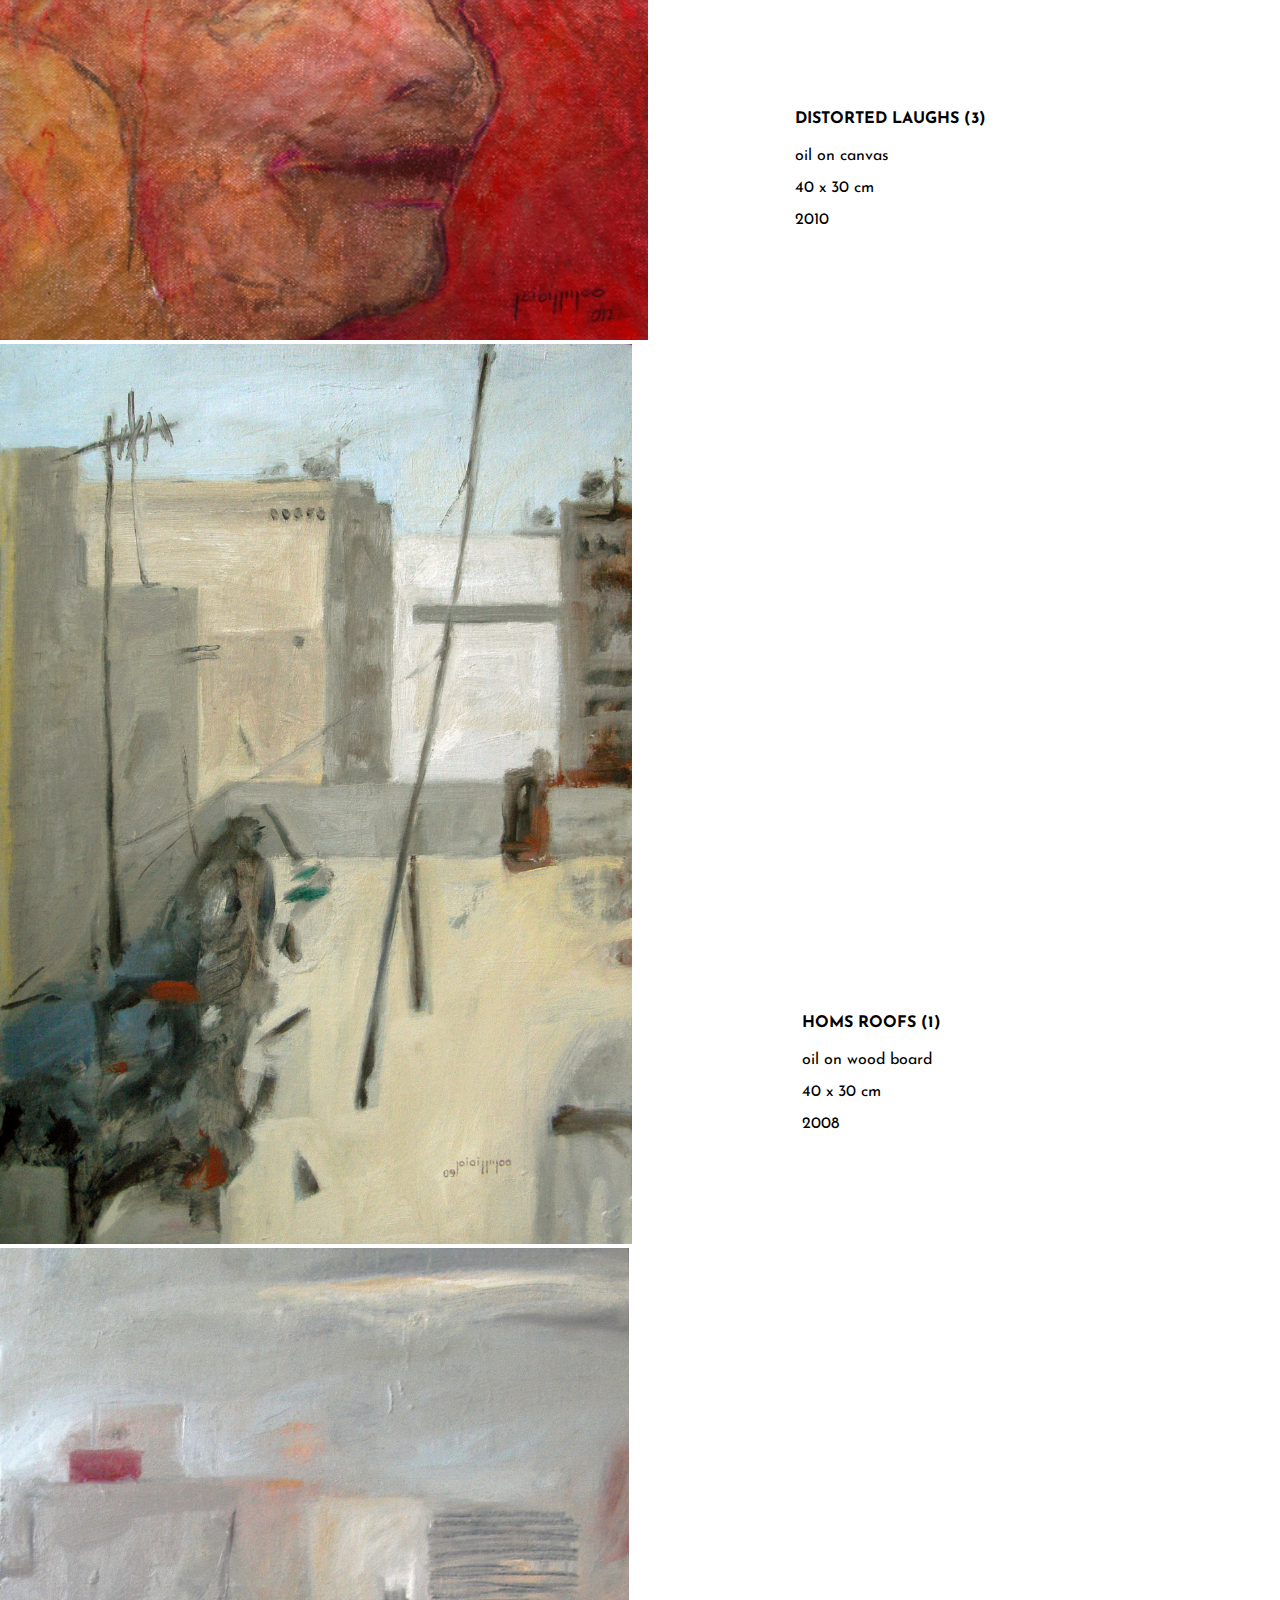
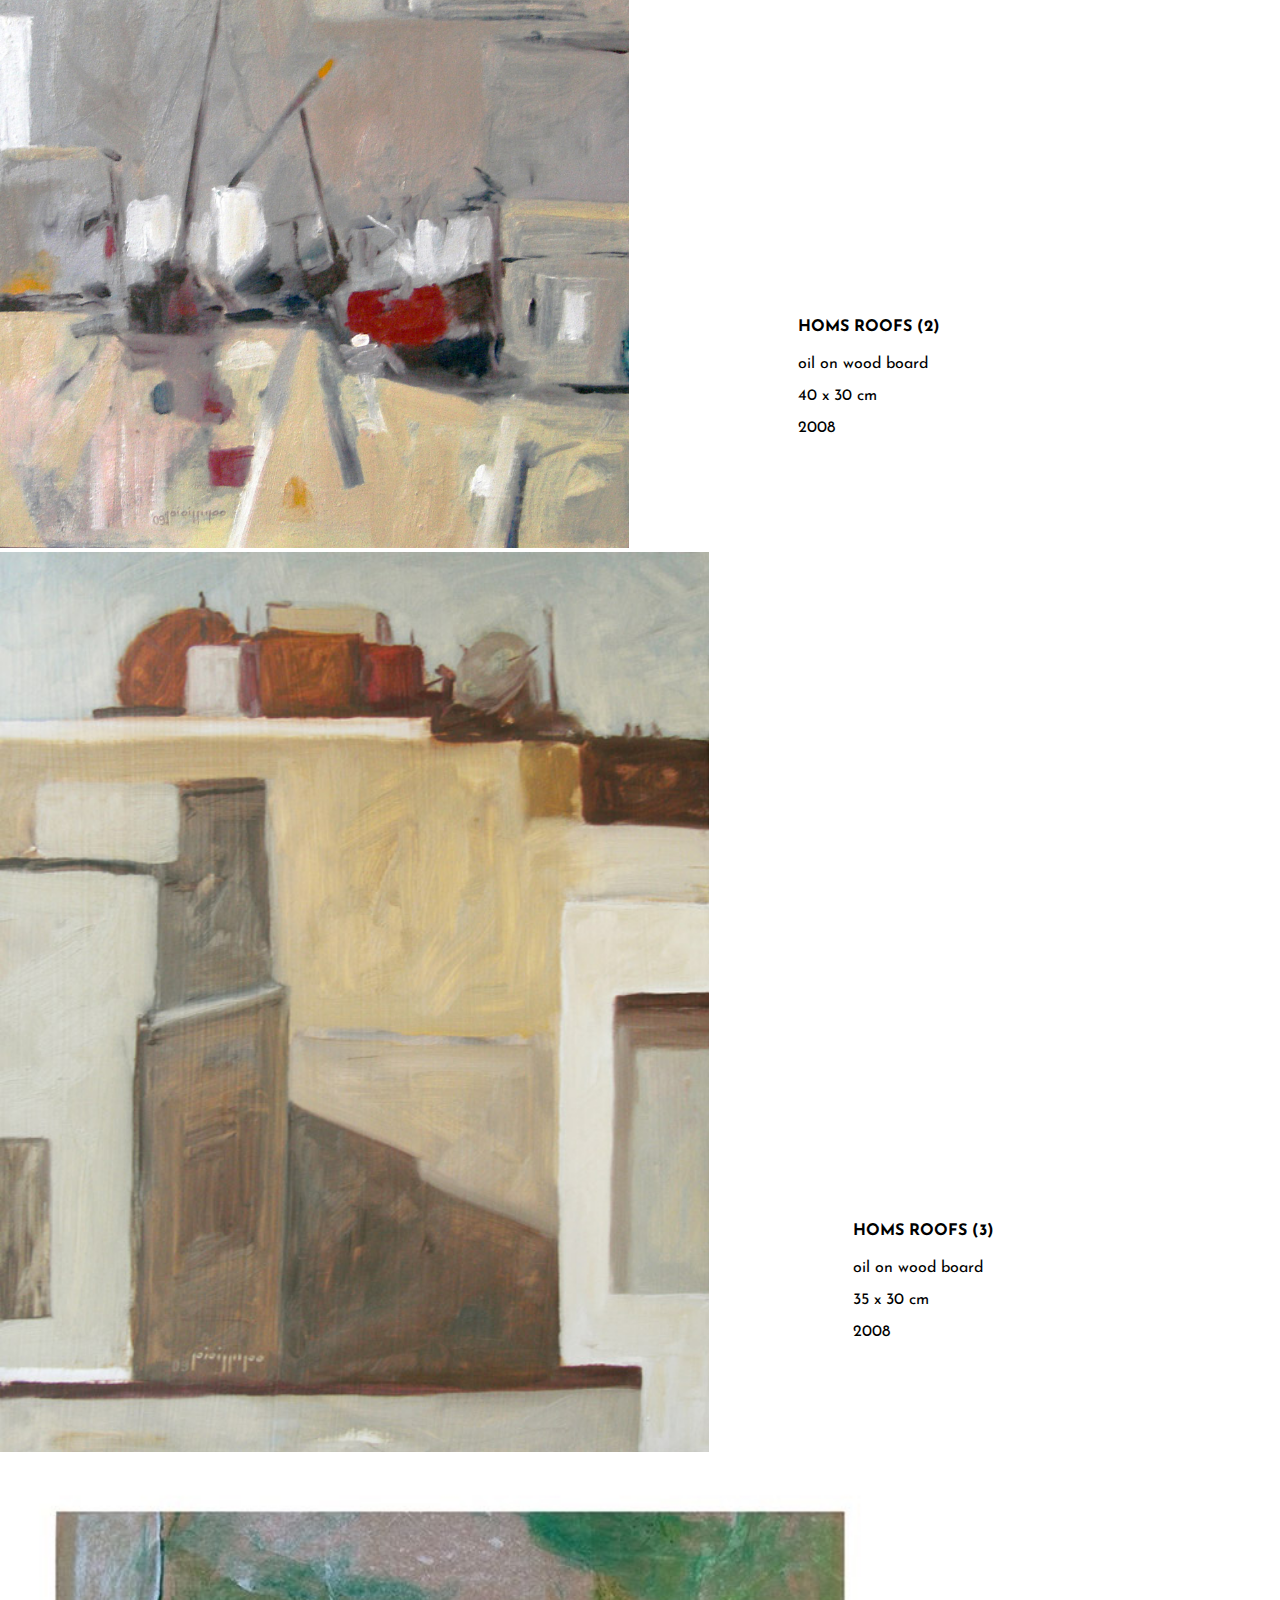
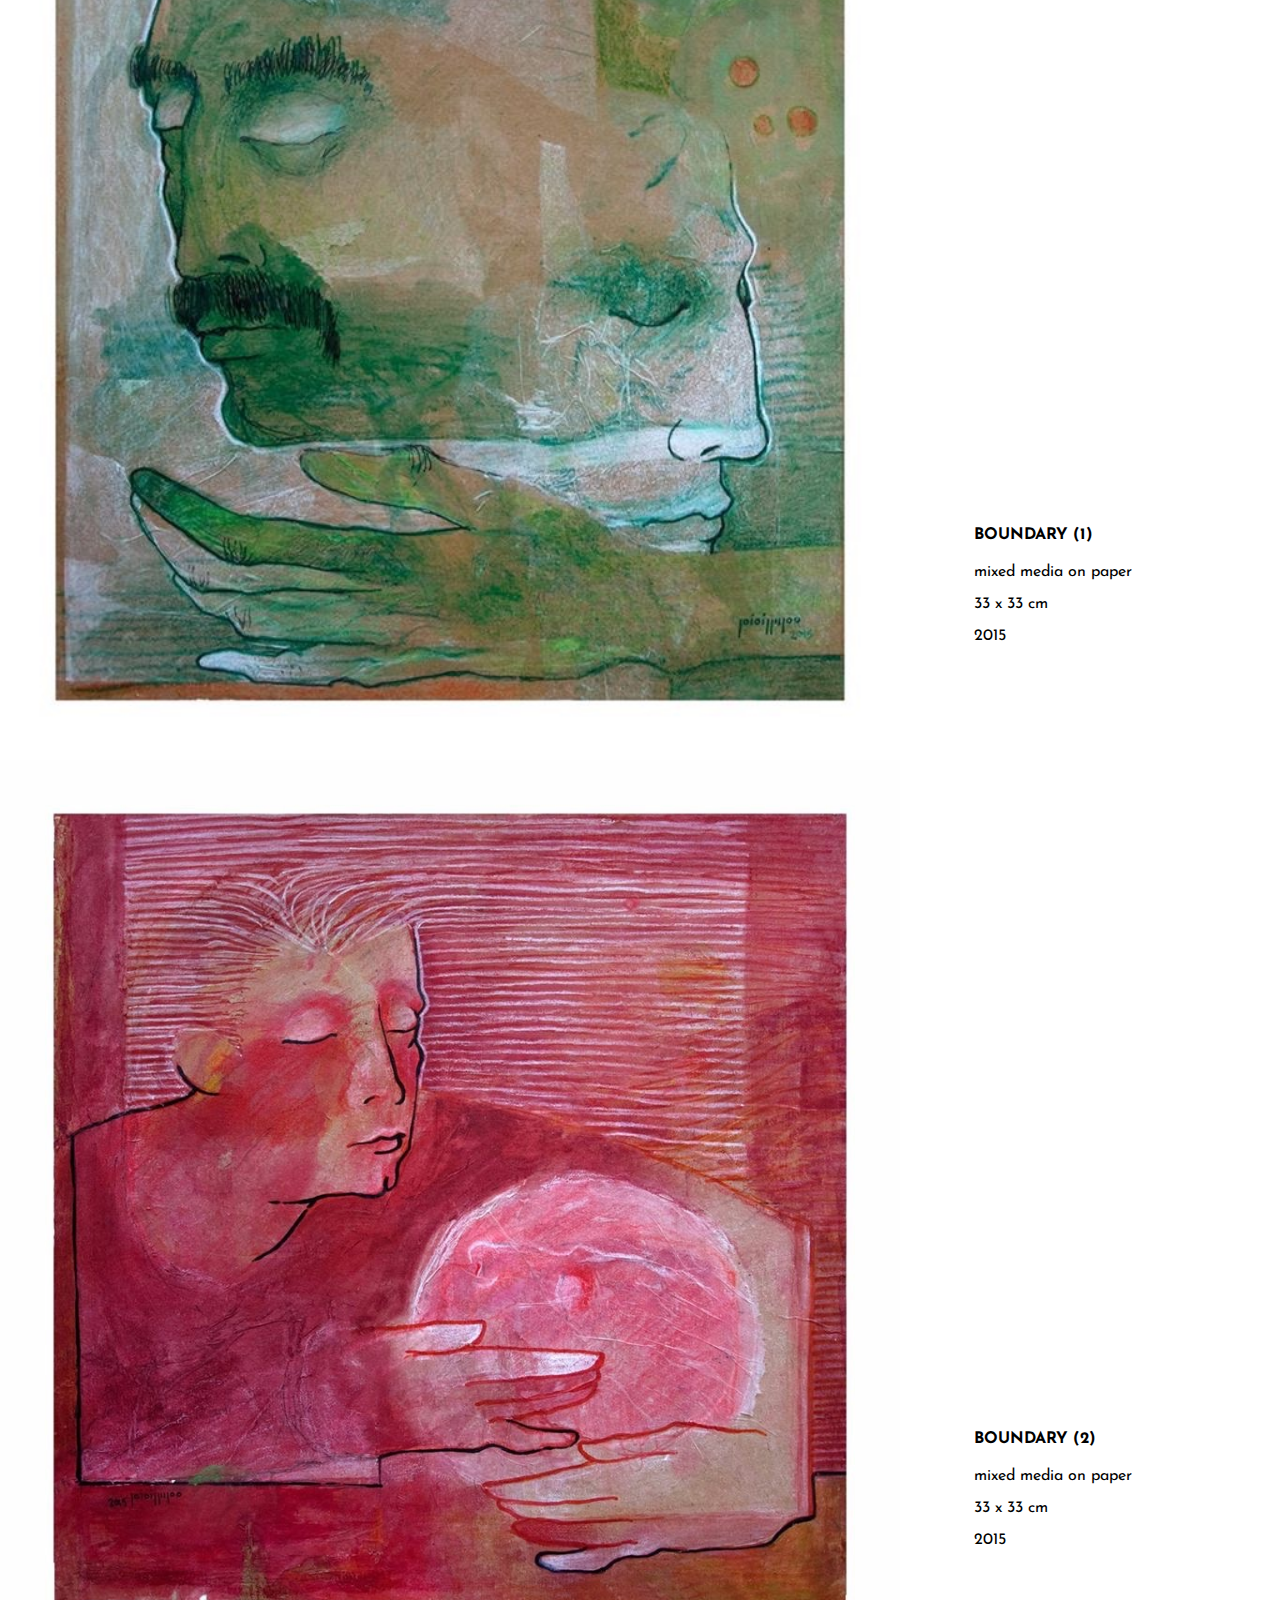
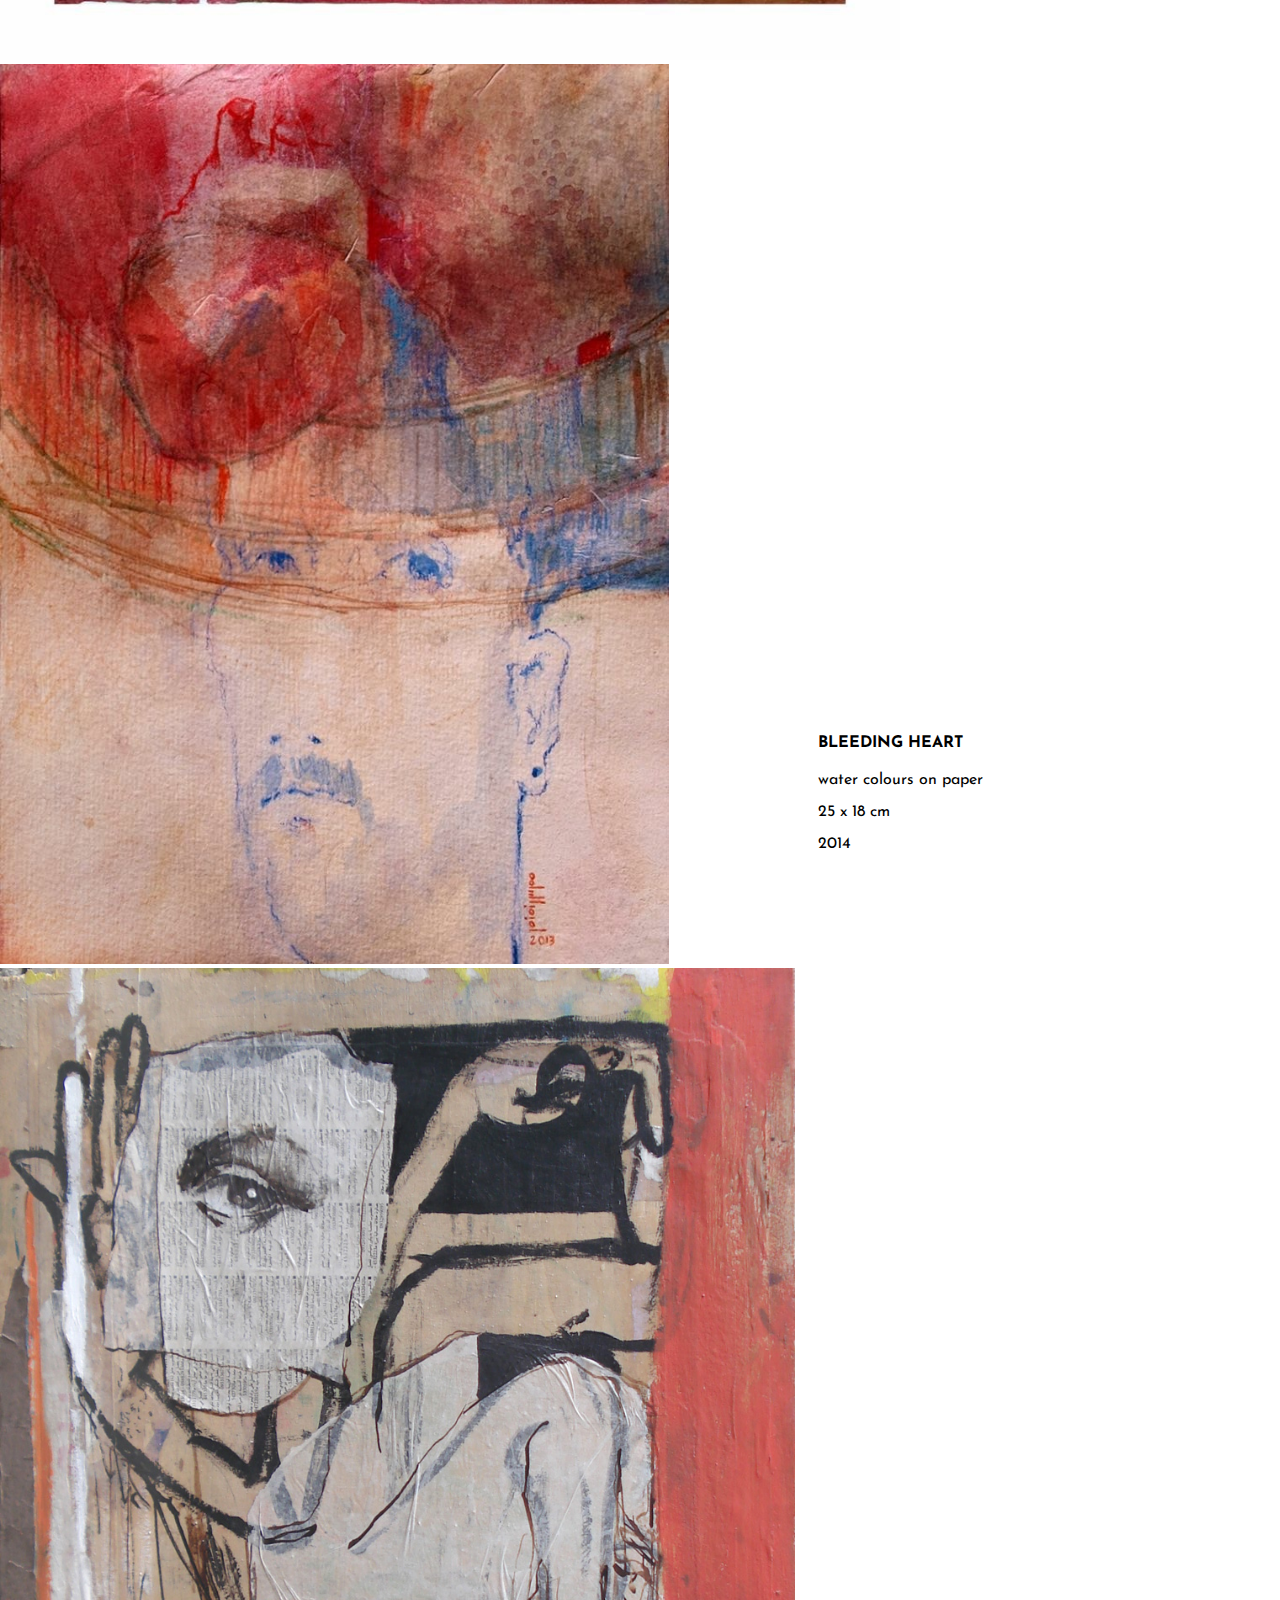
<file: art/miscellaneous.html>
<!DOCTYPE html>
<html>
  <head>
    <meta charset="utf-8">
    <meta lang="en">
    <meta name="description" content="Syrian born | Glasgow based | Artist | Painter | Graphic Designer">
    <meta name="keywords" content="syrian artist mousa glasgow painter fine art graphic designer">
    <meta name="author" content="S. Hynd">
    <meta name="viewport" content="width=device-width, initial-scale=1.0">
    <title>Miscellaneous - Mousa AlNana</title>
    <link rel="icon" href="../favicon.png">
    <link rel="stylesheet" href="../css/style.css">
  </head>
  
  <body>
    <section class="grid-container">
      <div class="info grid-item-1">
        <h4 class="info-title">dissimilarity</h4>
        <p>oil on canvas fixed on wood board</p>
        <p>100 x 100 cm</p>
        <p>2014</p>
      </div>
      <div class="grid-item-2">
        <img src="../images/miscellaneous/1.jpg" class="artwork-img landscape-img">
      </div>
    </section>
    <section class="grid-container">
      <div class="info grid-item-1">
        <h4 class="info-title">dark features (1)</h4>
        <p>oil on canvas</p>
        <p>100 x 70 cm</p>
        <p>2010</p>
      </div>
      <div class="grid-item-2">
        <img src="../images/miscellaneous/2.jpg" class="artwork-img portrait-img wide">
      </div>
    </section>
    <section class="grid-container">
      <div class="info grid-item-1">
        <h4 class="info-title">dark features (2)</h4>
        <p>oil on canvas</p>
        <p>100 x 100 cm</p>
        <p>2010</p>
      </div>
      <div class="grid-item-2">
        <img src="../images/miscellaneous/3.jpg" class="artwork-img landscape-img">
      </div>
    </section>
    <section class="grid-container">
      <div class="info grid-item-1">
        <h4 class="info-title">dark features (3)</h4>
        <p>oil on canvas</p>
        <p>80 x 100 cm</p>
        <p>2010</p>
      </div>
      <div class="grid-item-2">
        <img src="../images/miscellaneous/4.jpg" class="artwork-img landscape-img">
      </div>
    </section>
    <section class="grid-container">
      <div class="info grid-item-1">
        <h4 class="info-title">dark features (4)</h4>
        <p>oil on canvas</p>
        <p>30 x 40 cm</p>
        <p>2010</p>
      </div>
      <div class="grid-item-2">
        <img src="../images/miscellaneous/5.jpg" class="artwork-img landscape-img">
      </div>
    </section>
    <section class="grid-container">
      <div class="info grid-item-1">
        <h4 class="info-title">dark features (5)</h4>
        <p>collage and mixed media on canvas</p>
        <p>70 x 100 cm</p>
        <p>2010</p>
      </div>
      <div class="grid-item-2">
        <img src="../images/miscellaneous/6.jpg" class="artwork-img landscape-img">
      </div>
    </section>
    <section class="grid-container">
      <div class="info grid-item-1">
        <h4 class="info-title">dark features (6)</h4>
        <p>collage and mixed media on canvas</p>
        <p>65 x 50 cm</p>
        <p>2010</p>
      </div>
      <div class="grid-item-2">
        <img src="../images/miscellaneous/7.jpg" class="artwork-img portrait-img wide">
      </div>
    </section>
    <section class="grid-container">
      <div class="info grid-item-1">
        <h4 class="info-title">dark features (7)</h4>
        <p>oil on canvas</p>
        <p>100 x 100 cm</p>
        <p>2010</p>
      </div>
      <div class="grid-item-2">
        <img src="../images/miscellaneous/8.jpg" class="artwork-img landscape-img">
      </div>
    </section>
    <section class="grid-container">
      <div class="info grid-item-1">
        <h4 class="info-title">distorted laughs (1)</h4>
        <p>oil on canvas</p>
        <p>40 x 35 cm</p>
        <p>2010</p>
      </div>
      <div class="grid-item-2">
        <img src="../images/miscellaneous/9.jpg" class="artwork-img portrait-img wide">
      </div>
    </section>
    <section class="grid-container">
      <div class="info grid-item-1">
        <h4 class="info-title">distorted laughs (2)</h4>
        <p>oil on canvas</p>
        <p>40 x 35 cm</p>
        <p>2010</p>
      </div>
      <div class="grid-item-2">
        <img src="../images/miscellaneous/10.jpg" class="artwork-img portrait-img wide">
      </div>
    </section>
    <section class="grid-container">
      <div class="info grid-item-1">
        <h4 class="info-title">distorted laughs (3)</h4>
        <p>oil on canvas</p>
        <p>40 x 30 cm</p>
        <p>2010</p>
      </div>
      <div class="grid-item-2">
        <img src="../images/miscellaneous/11.jpg" class="artwork-img portrait-img wide">
      </div>
    </section> 
    <section class="grid-container">
      <div class="info grid-item-1">
        <h4 class="info-title">homs roofs (1)</h4>
        <p>oil on wood board</p>
        <p>40 x 30 cm</p>
        <p>2008</p>
      </div>
      <div class="grid-item-2">
        <img src="../images/miscellaneous/12.jpg" class="artwork-img portrait-img">
      </div>
    </section> 
    <section class="grid-container">
      <div class="info grid-item-1">
        <h4 class="info-title">homs roofs (2)</h4>
        <p>oil on wood board</p>
        <p>40 x 30 cm</p>
        <p>2008</p>
      </div>
      <div class="grid-item-2">
        <img src="../images/miscellaneous/13.jpg" class="artwork-img portrait-img">
      </div>
    </section> 
    <section class="grid-container">
      <div class="info grid-item-1">
        <h4 class="info-title">homs roofs (3)</h4>
        <p>oil on wood board</p>
        <p>35 x 30 cm</p>
        <p>2008</p>
      </div>
      <div class="grid-item-2">
        <img src="../images/miscellaneous/14.jpg" class="artwork-img portrait-img wide">
      </div>
    </section> 
    <section class="grid-container">
      <div class="info grid-item-1">
        <h4 class="info-title">boundary (1)</h4>
        <p>mixed media on paper</p>
        <p>33 x 33 cm</p>
        <p>2015</p>
      </div>
      <div class="grid-item-2">
        <img src="../images/miscellaneous/15.jpg" class="artwork-img landscape-img">
      </div>
    </section> 
    <section class="grid-container">
      <div class="info grid-item-1">
        <h4 class="info-title">boundary (2)</h4>
        <p>mixed media on paper</p>
        <p>33 x 33 cm</p>
        <p>2015</p>
      </div>
      <div class="grid-item-2">
        <img src="../images/miscellaneous/16.jpg" class="artwork-img landscape-img">
      </div>
    </section> 
    <section class="grid-container">
      <div class="info grid-item-1">
        <h4 class="info-title">bleeding heart</h4>
        <p>water colours on paper</p>
        <p>25 x 18 cm</p>
        <p>2014</p>
      </div>
      <div class="grid-item-2">
        <img src="../images/miscellaneous/17.jpg" class="artwork-img portrait-img wide">
      </div>
    </section> 
    <section class="grid-container">
      <div class="info grid-item-1">
        <h4 class="info-title">trap (1)</h4>
        <p>collage &amp; mixed media on wood board</p>
        <p>50 x 45 cm</p>
        <p>2007</p>
      </div>
      <div class="grid-item-2">
        <img src="../images/miscellaneous/18.jpg" class="artwork-img portrait-img wide">
      </div>
    </section> 
    <section class="grid-container">
      <div class="info grid-item-1">
        <h4 class="info-title">trap (2)</h4>
        <p>collage &amp; mixed media on wood board</p>
        <p>70 x 50 cm</p>
        <p>2007</p>
      </div>
      <div class="grid-item-2">
        <img src="../images/miscellaneous/19.jpg" class="artwork-img portrait-img fix-height">
      </div>
    </section> 
  
    <section class="nav-menu-footer">
      <div class="nav-menu">
        <div class="grid-nav-menu">
          <div class="grid-nav-item">
            <a href="unorthodox-heretics.html">
              <img class="grid-nav-img" src="../images/nav links/unorthodox-heretics.jpg" alt="">
              <div class="grid-nav-text">unorthodox heretics</div>
            </a>
          </div>
          <div class="grid-nav-item">
            <a href="to-them.html">
              <img class="grid-nav-img" src="../images/nav links/to-them.jpg" alt="">
              <div class="grid-nav-text">to them</div>
            </a>
          </div>
          <div class="grid-nav-item">
            <a href="a-bottle-and-few-talks.html">
              <img class="grid-nav-img" src="../images/nav links/a-bottle-and-few-talks.jpg" alt="">
              <div class="grid-nav-text">a bottle and few talks</div>
            </a>
          </div>
          <div class="grid-nav-item">
            <a href="talks-of-the-morning.html">
              <img class="grid-nav-img" src="../images/nav links/talks-of-the-morning.jpg" alt="">
              <div class="grid-nav-text">talks of the morning</div>
            </a>
          </div>
          <div class="grid-nav-item">
            <a href="lines.html">
              <img class="grid-nav-img" src="../images/nav links/lines.jpg" alt="">
              <div class="grid-nav-text text-black">lines</div>
            </a>
          </div>
        </div>
        <footer class="footer">
          <a href="../index.html" class="nav-item">home</a>
          <br>
          <a href="https://www.instagram.com/mousa.alnana/" target="_blank">
            <svg class="social-icon" version="1.1" id="Layer_1" xmlns="http://www.w3.org/2000/svg" xmlns:xlink="http://www.w3.org/1999/xlink" x="0px" y="0px"
      viewBox="0 0 595.28 595.28" style="enable-background:new 0 0 595.28 595.28;" xml:space="preserve">
            <g>
              <g>
                <path d="M70.88,70.88V524.4H524.4V70.88H70.88z M291.42,438.3c-75.13,0-134.92-59.98-134.84-135.27
                  c0.07-74.49,60.32-134.64,134.89-134.65c74.75-0.02,135.01,60.49,134.97,135.51C426.39,378.31,366.13,438.3,291.42,438.3z
                  M431.54,194.71c-17.91-0.12-31.56-13.97-31.43-31.88c0.13-17.18,14.2-31.32,31.32-31.49c17.14-0.17,32.12,14.69,32.06,31.8
                  C463.44,180.76,449.2,194.83,431.54,194.71z"/>
                <path d="M291.48,216.23c-48.14-0.03-87.29,38.95-87.32,86.96c-0.04,48.54,39.03,87.56,87.63,87.53
                  c48-0.03,86.84-39.14,86.81-87.42C378.57,255.06,339.74,216.26,291.48,216.23z"/>
              </g>
            </g>
            </svg>
          </a>
          <a href="mailto:contact@mousaalnana.com" target="_blank">
            <svg class="social-icon" version="1.1" id="Layer_1" xmlns="http://www.w3.org/2000/svg" xmlns:xlink="http://www.w3.org/1999/xlink" x="0px" y="0px"
        viewBox="0 0 595.28 595.28" style="enable-background:new 0 0 595.28 595.28;" xml:space="preserve">
            <g>
              <path d="M336.89,281.42L524.4,149.38v-78.5H70.88v73.1l189.89,137.01C283.44,297.35,314.03,297.52,336.89,281.42z"/>
              <path d="M369.68,327.99c-21.15,14.9-45.86,22.34-70.55,22.34c-25.16,0-50.31-7.72-71.7-23.15L70.88,214.21V524.4H524.4V219.04
                L369.68,327.99z"/>
            </g>
            </svg>
          </a>
        </footer>
      </div>
    </section>
      
  </body>
</html>
</file>
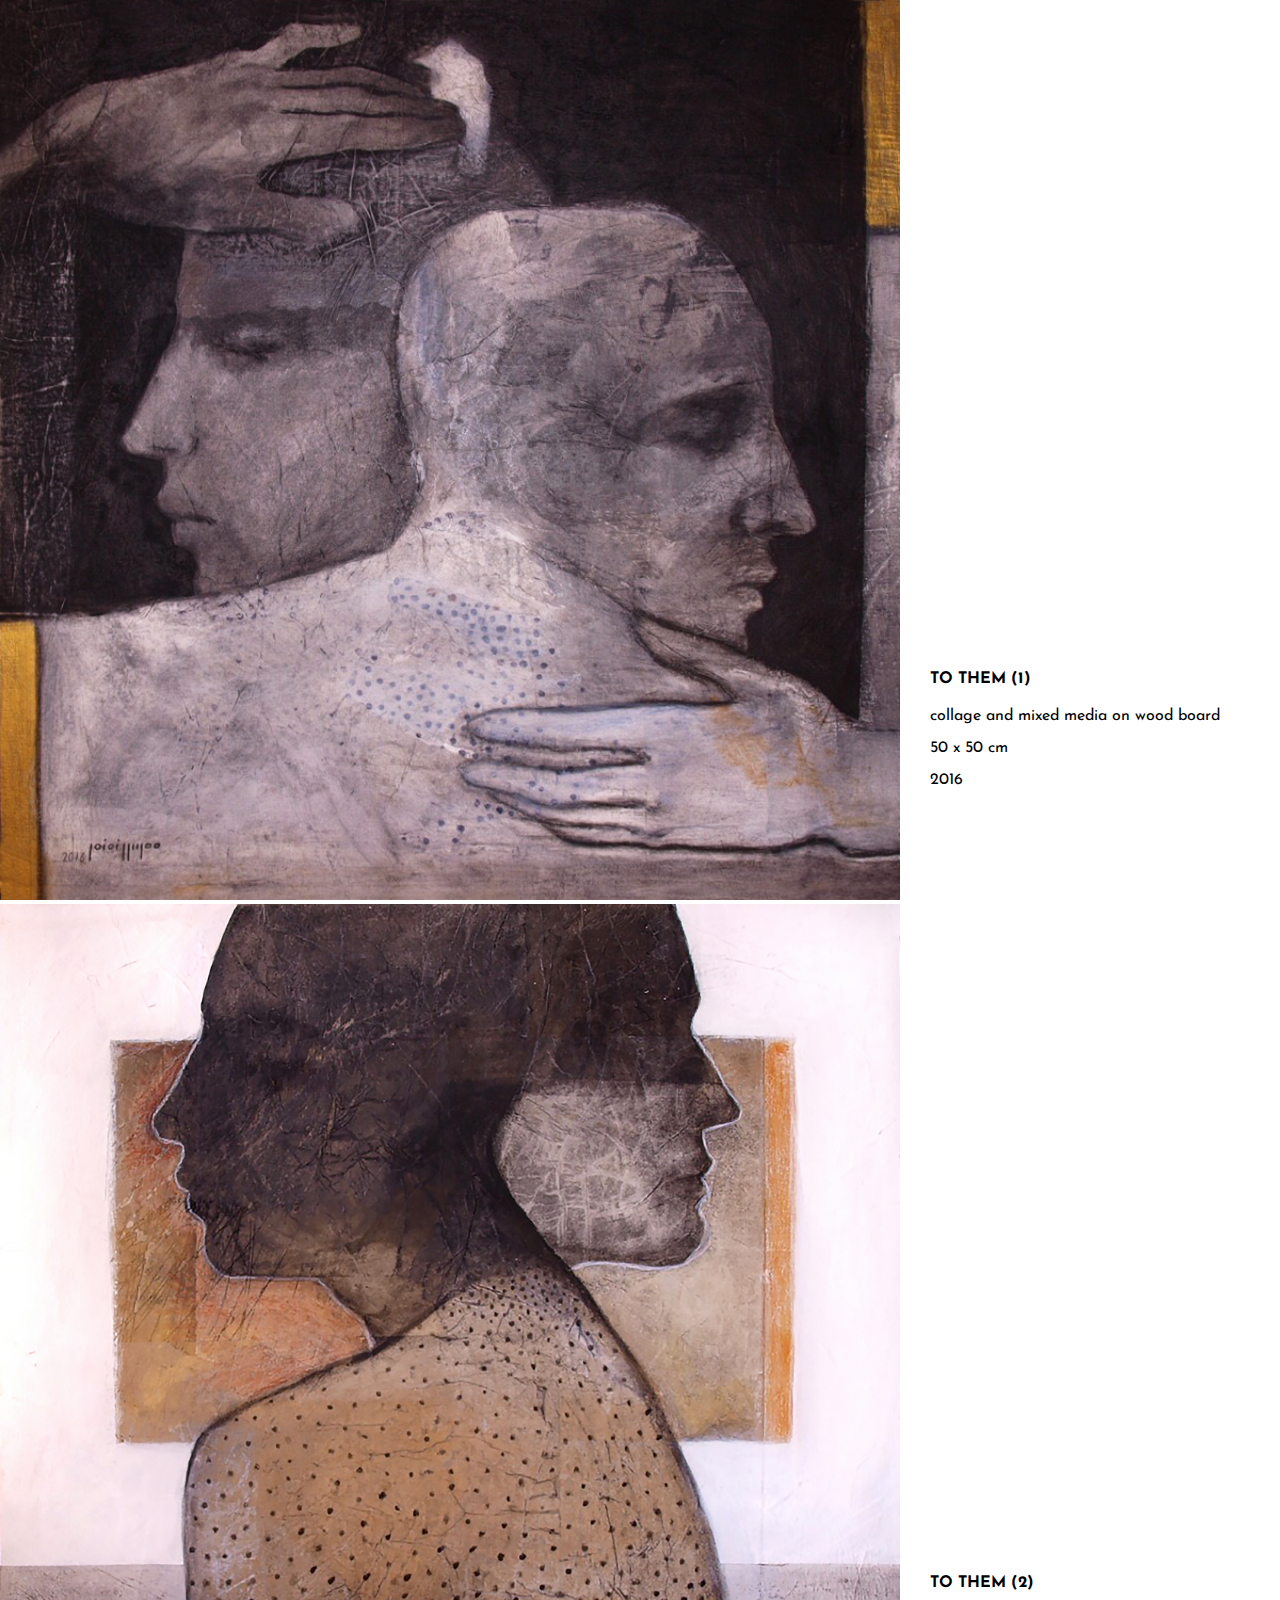
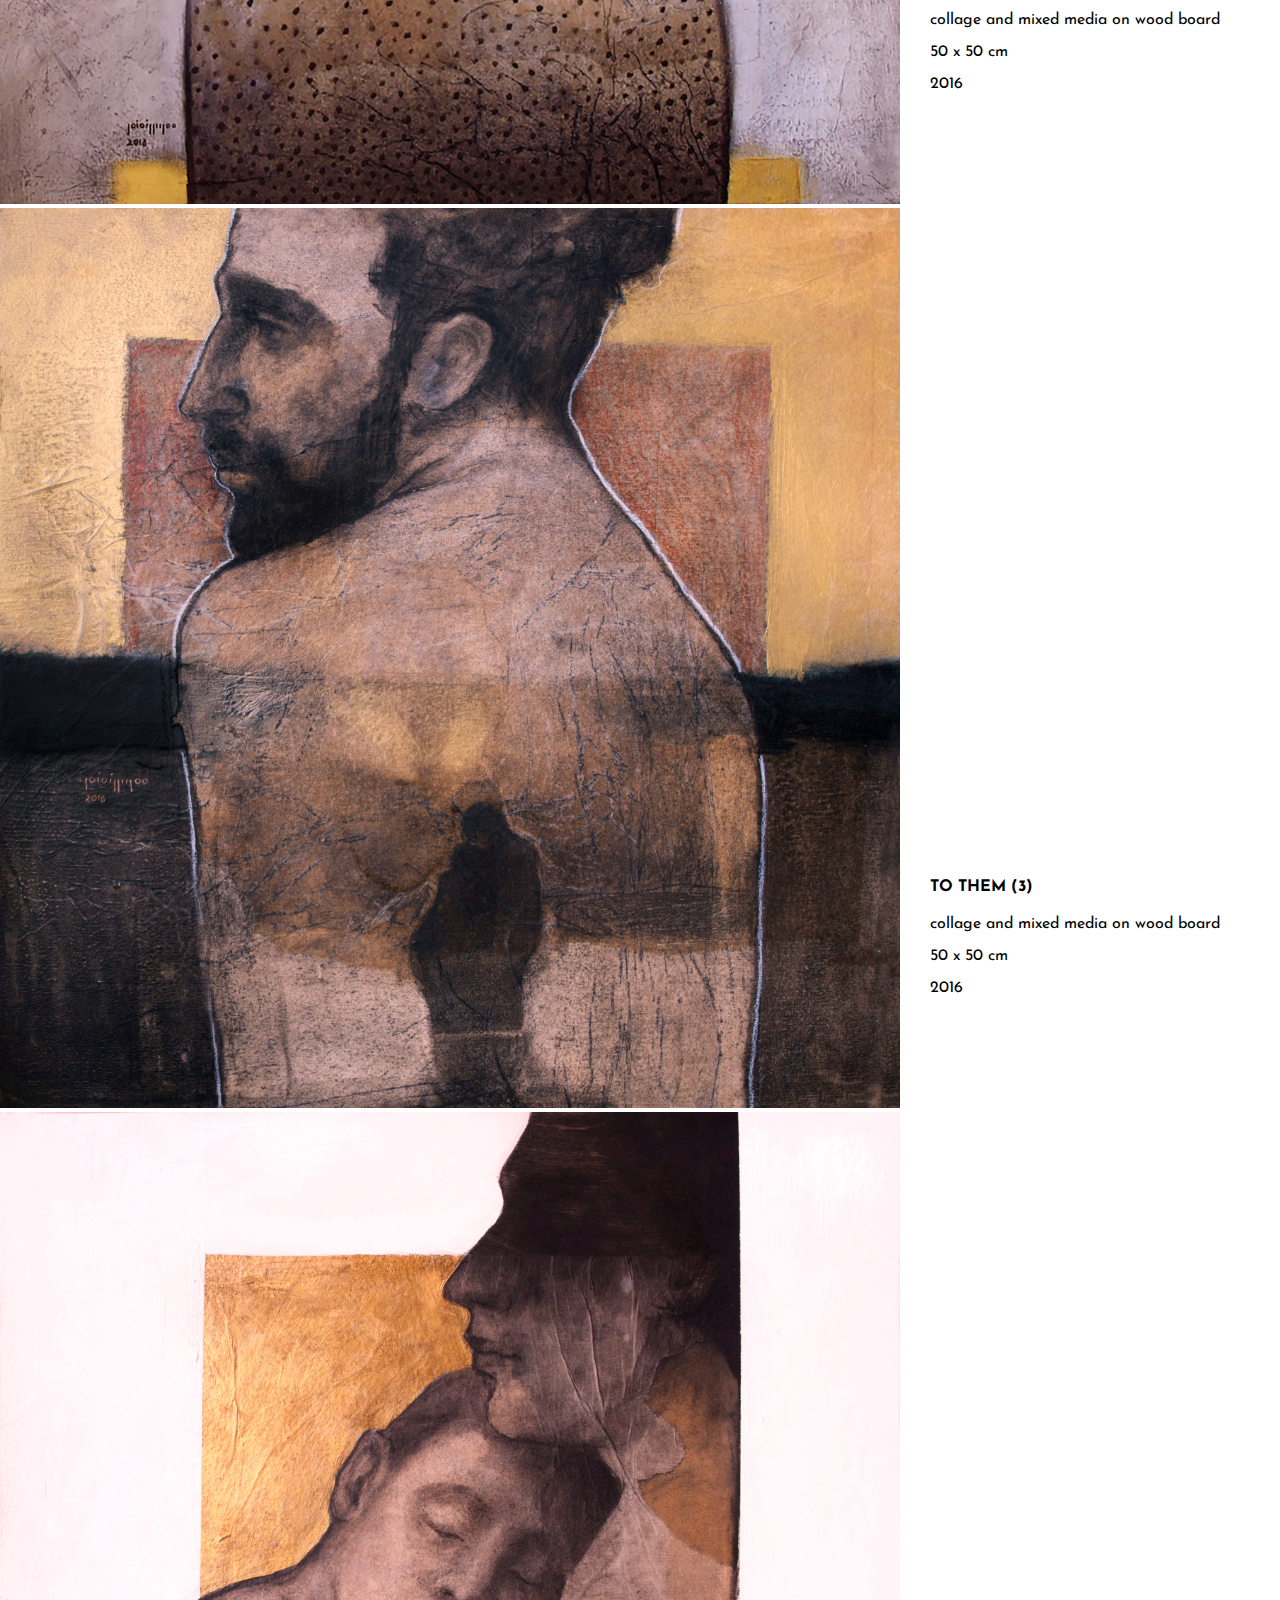
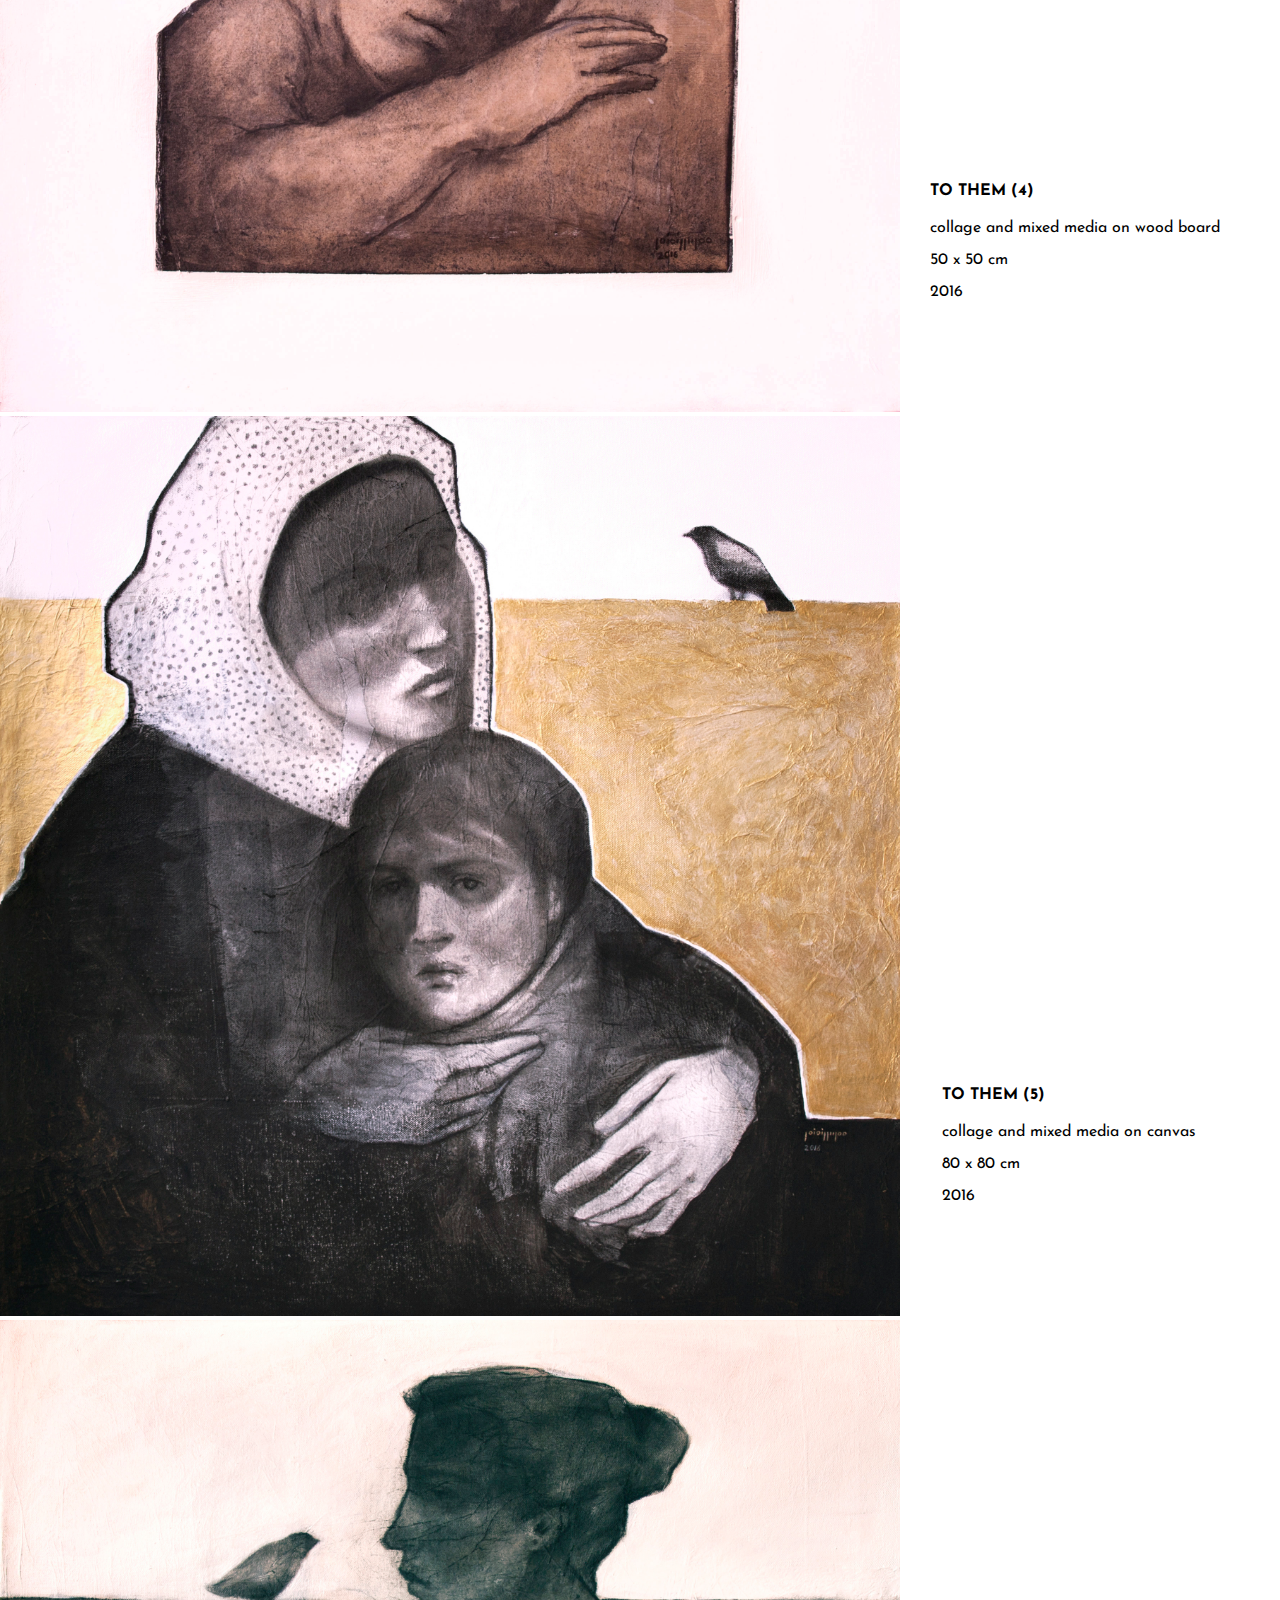
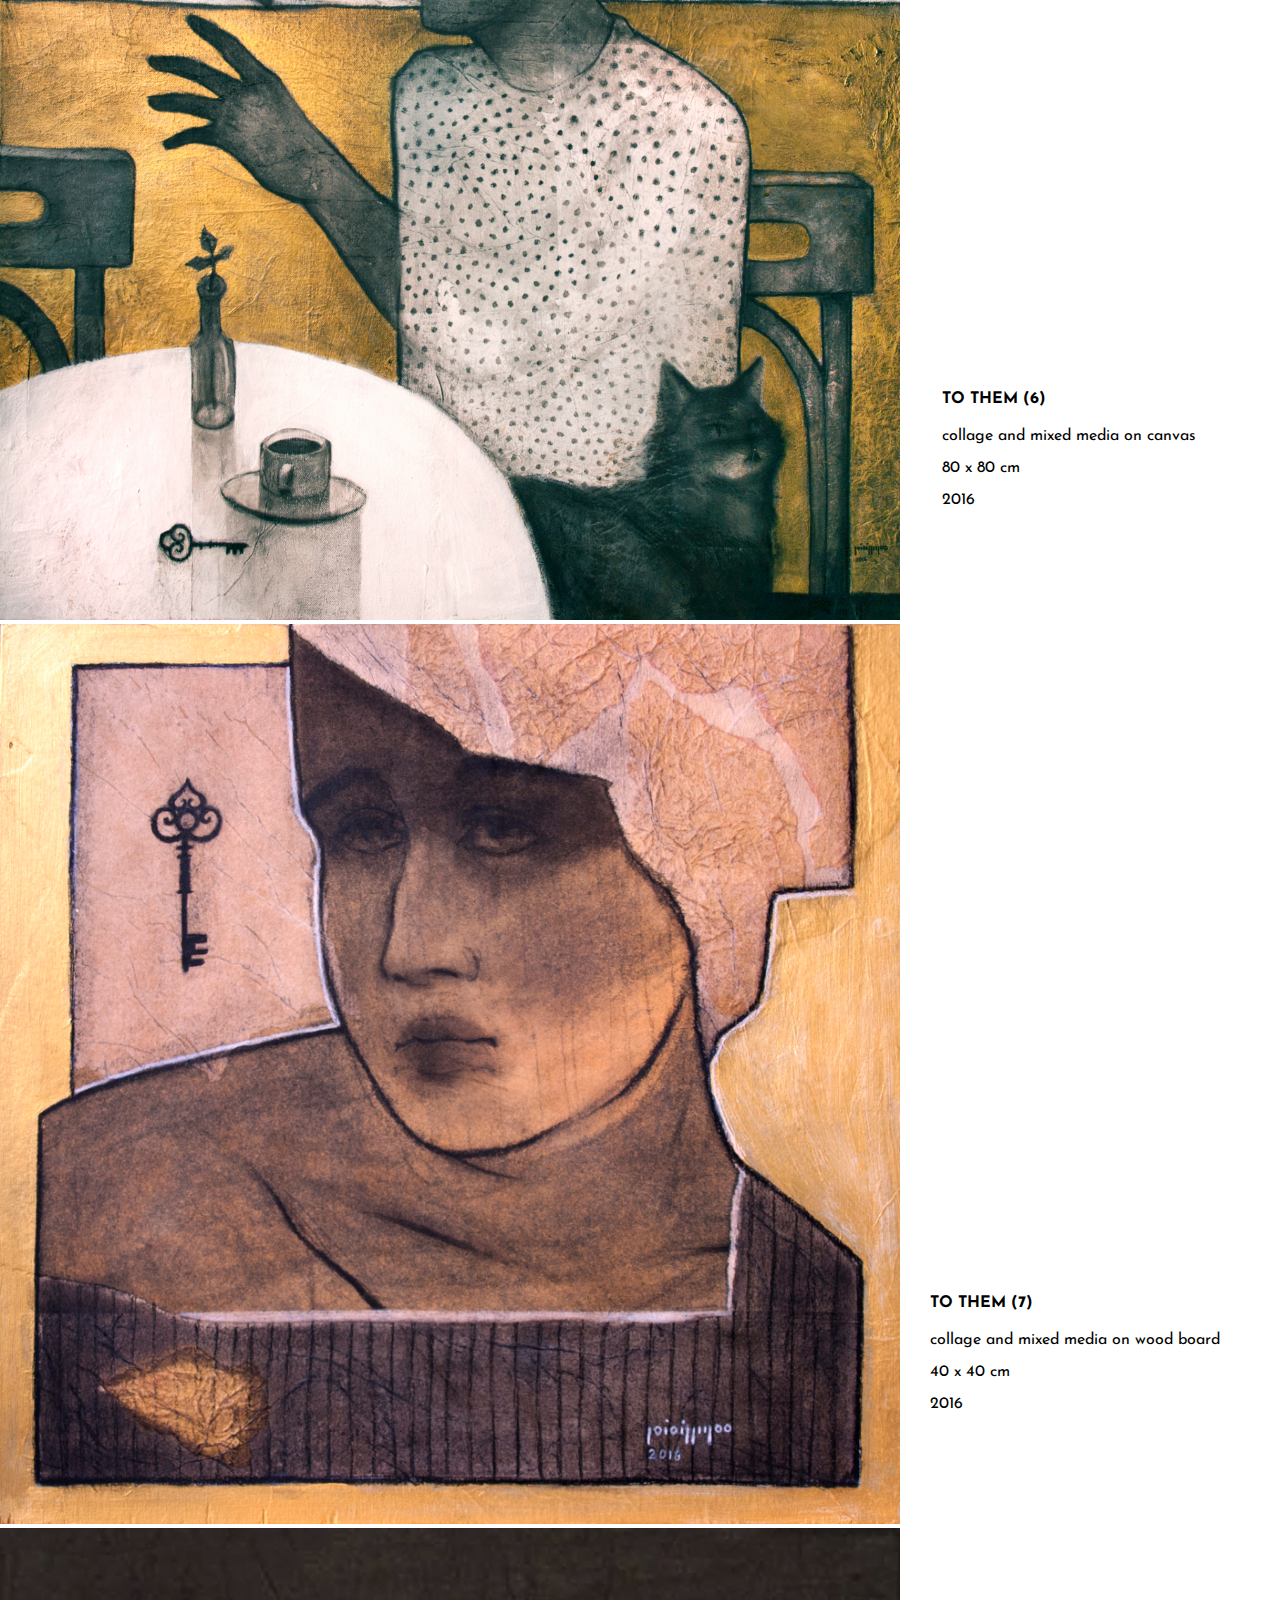
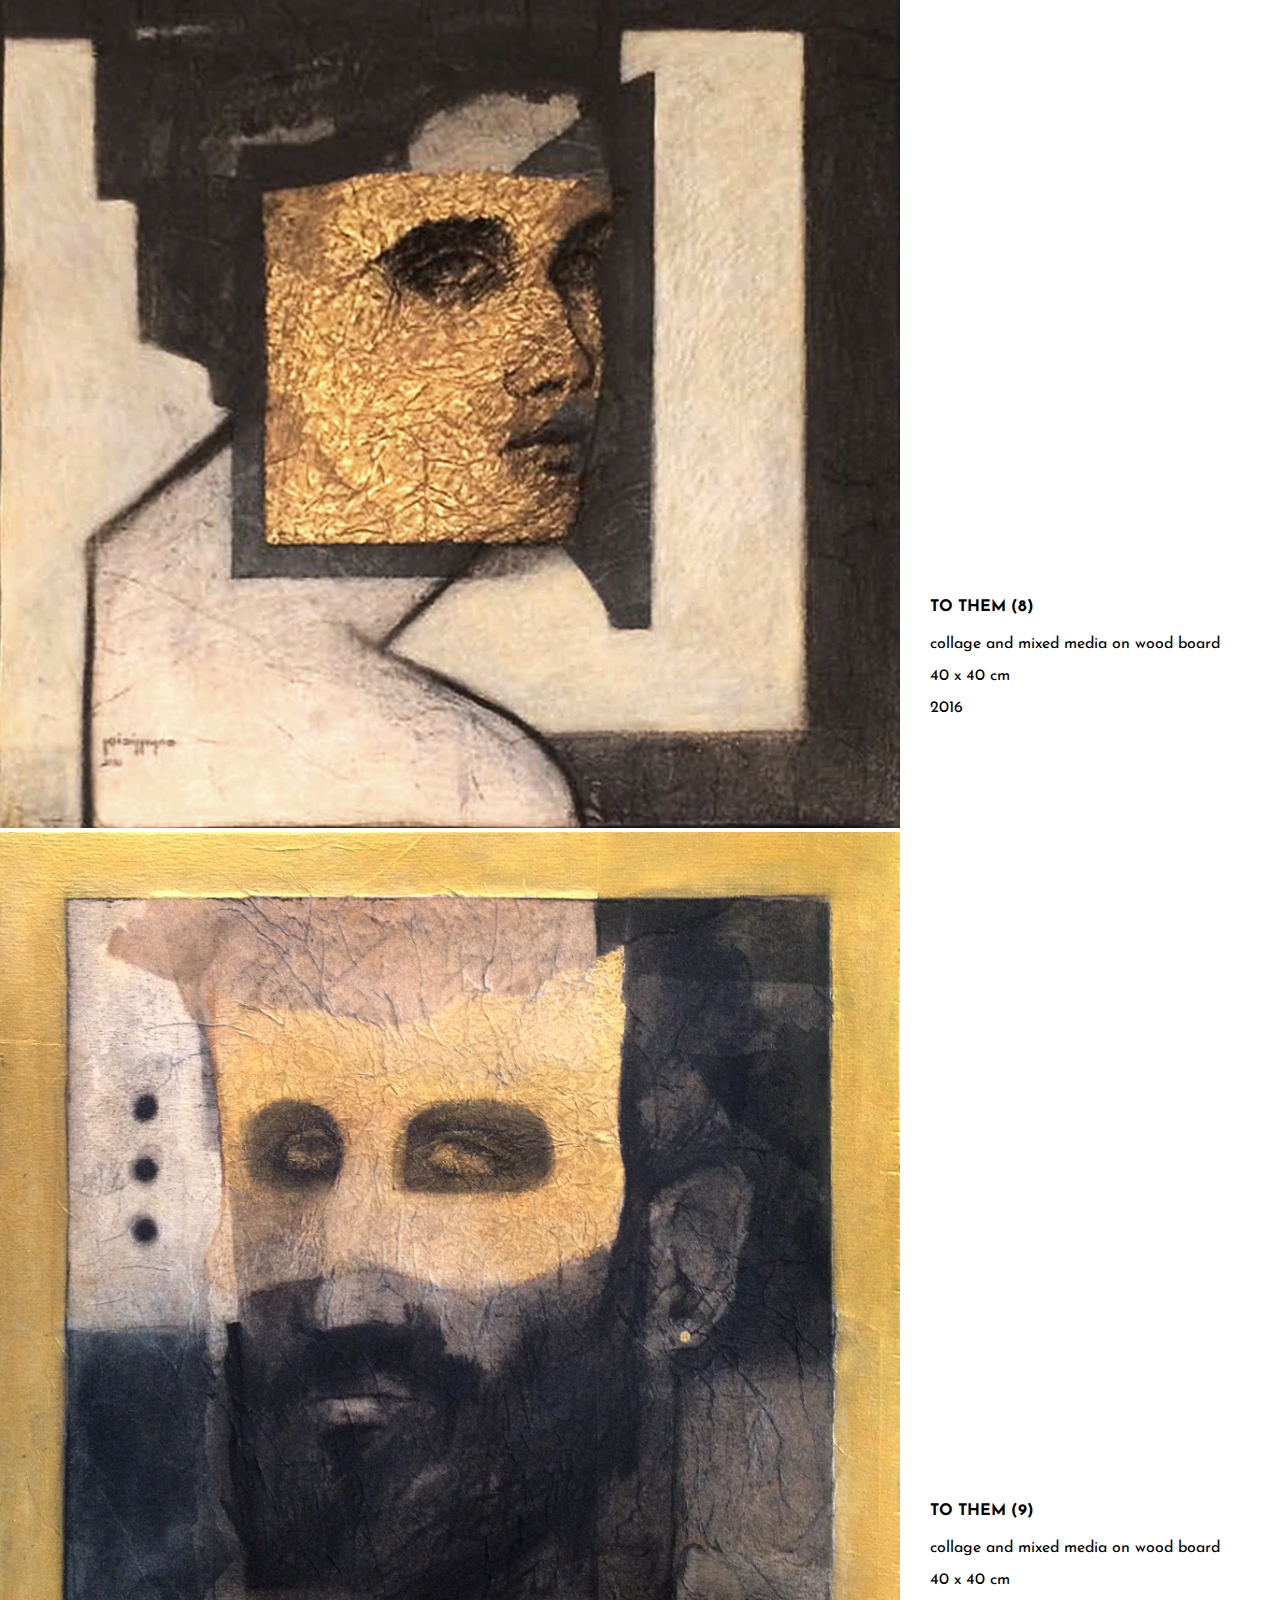
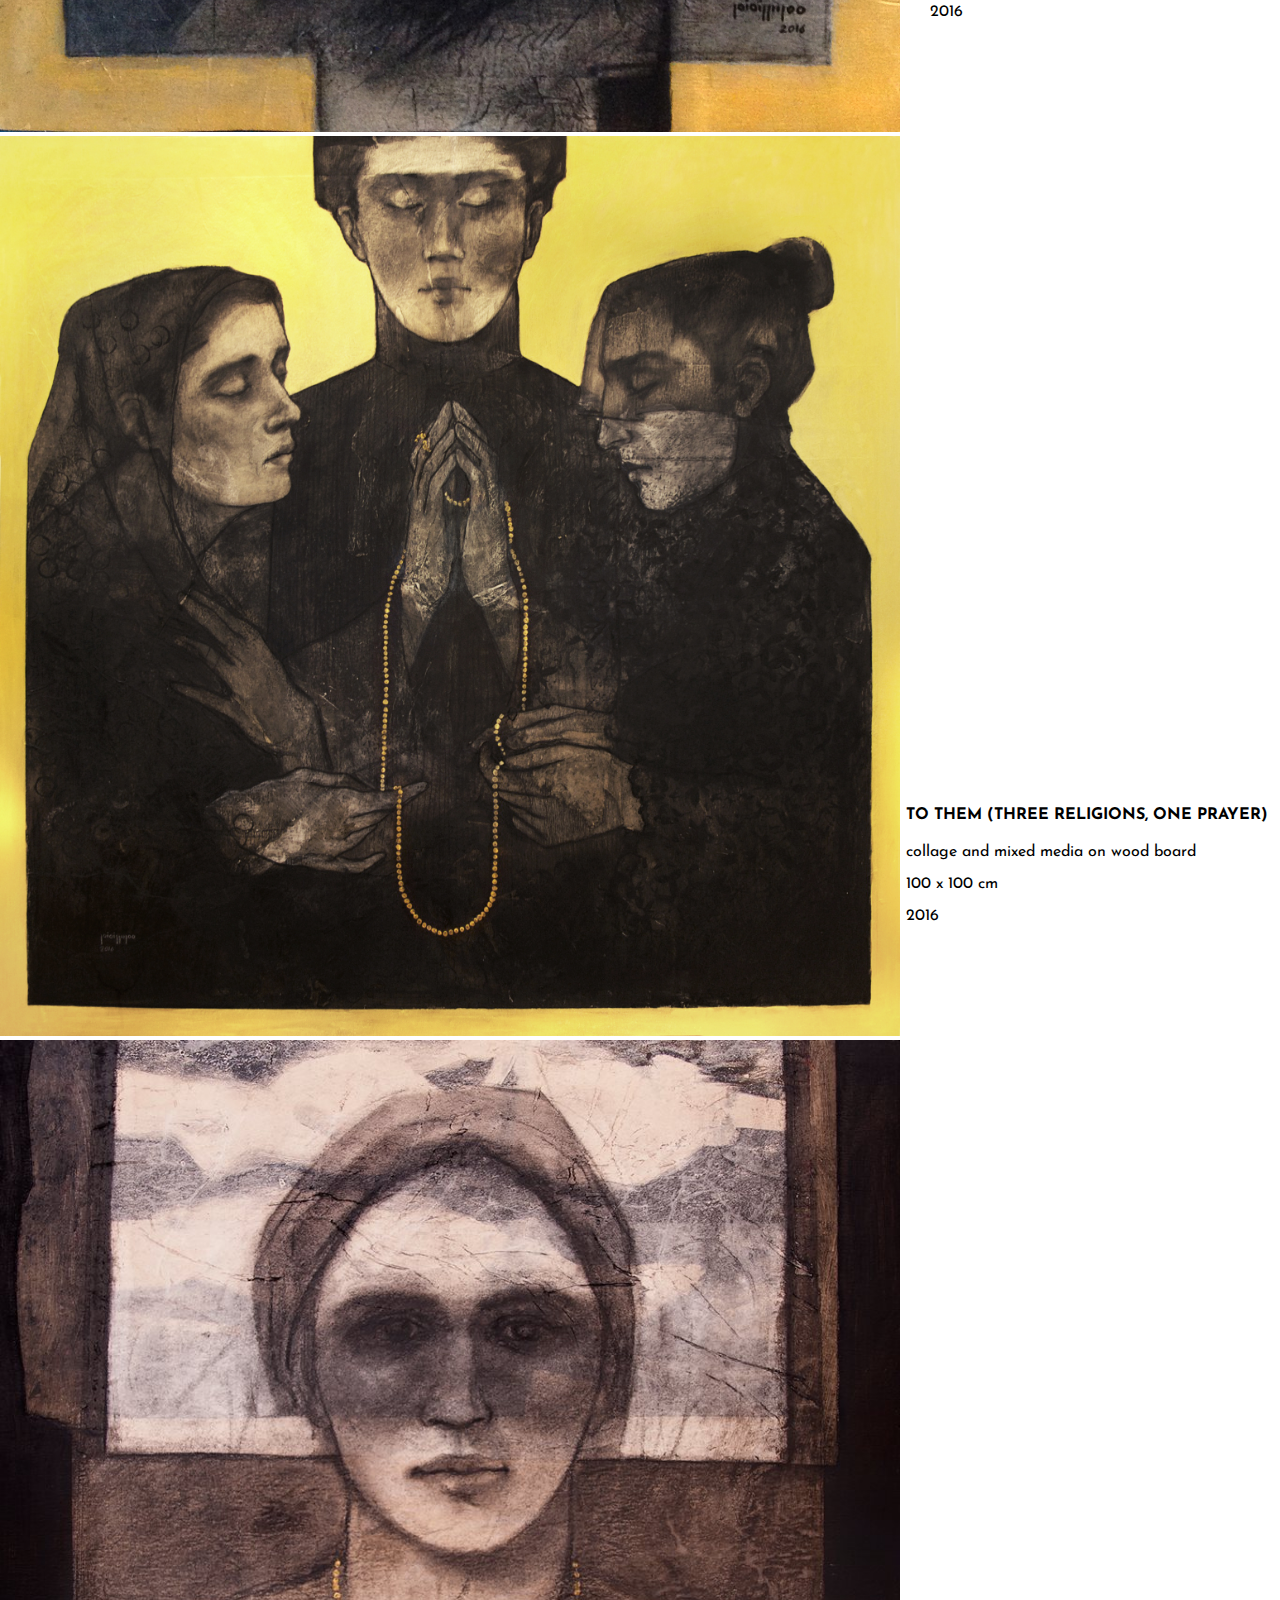
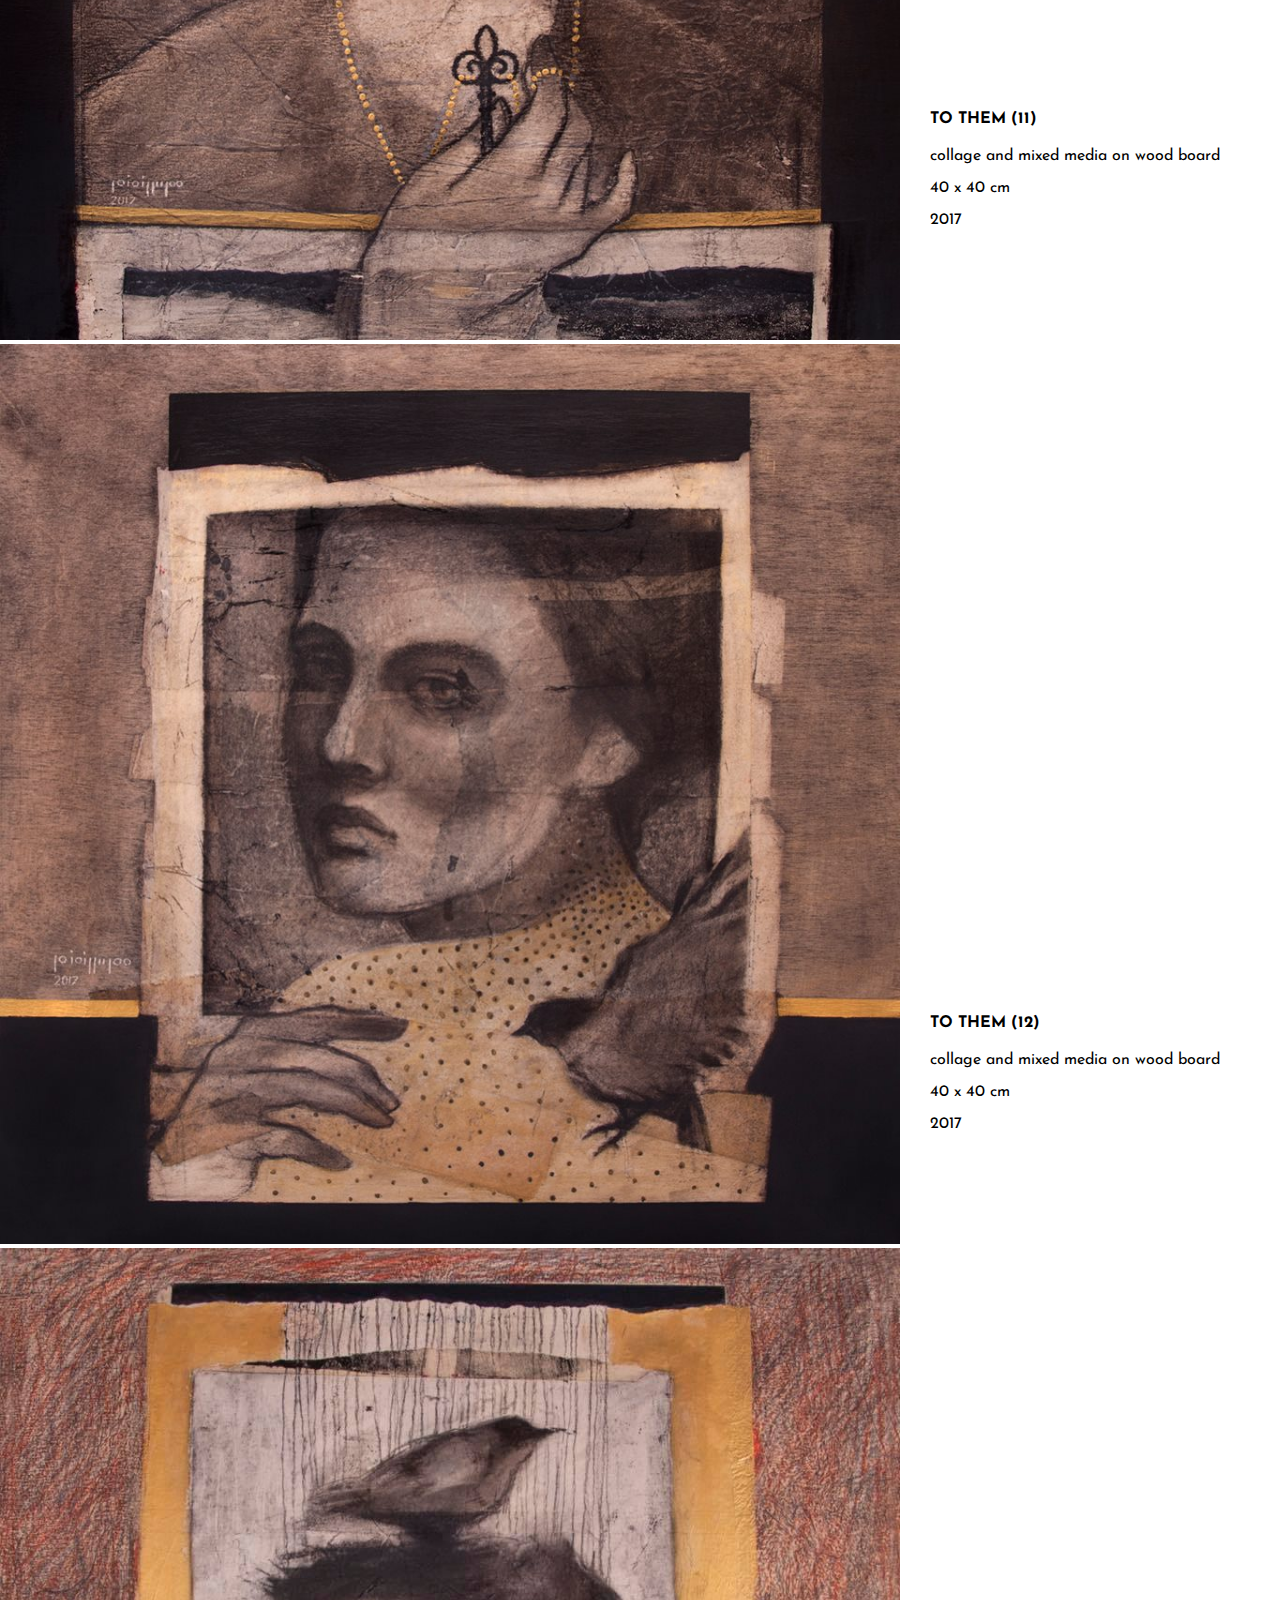
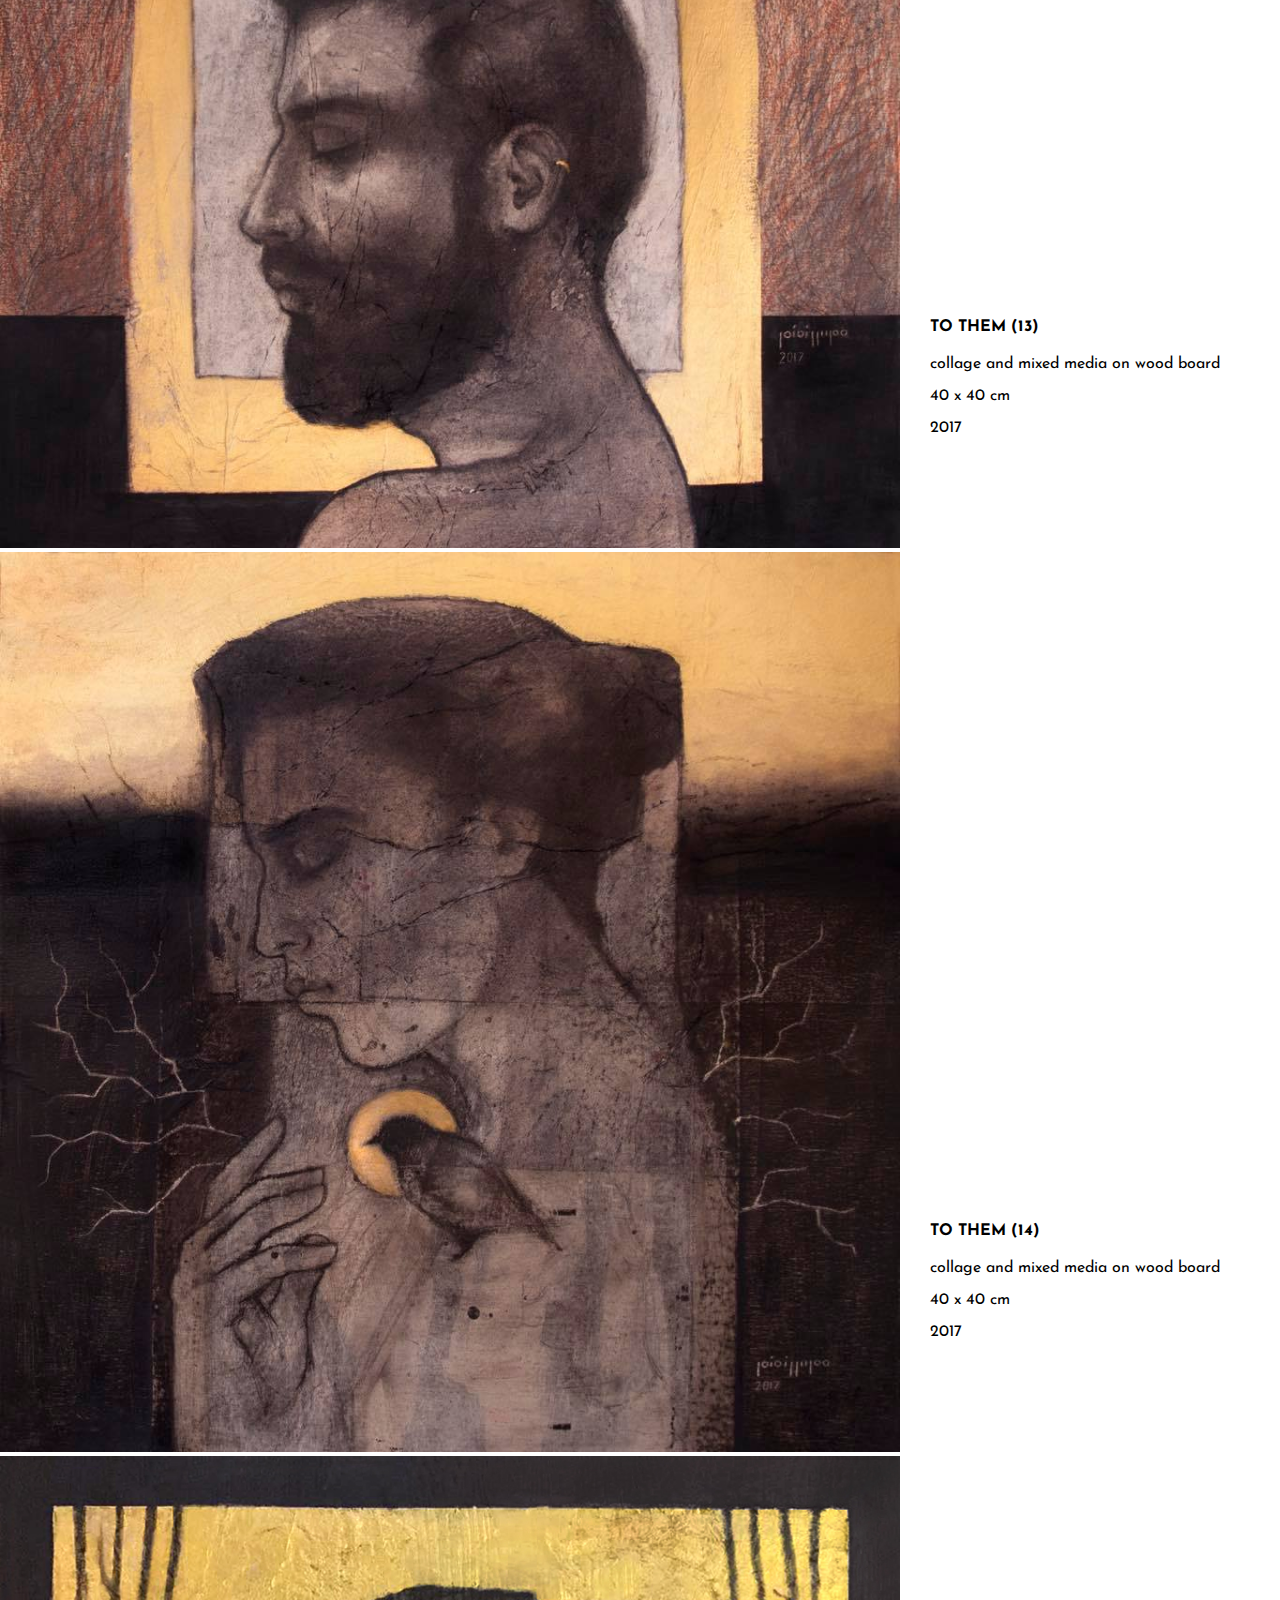
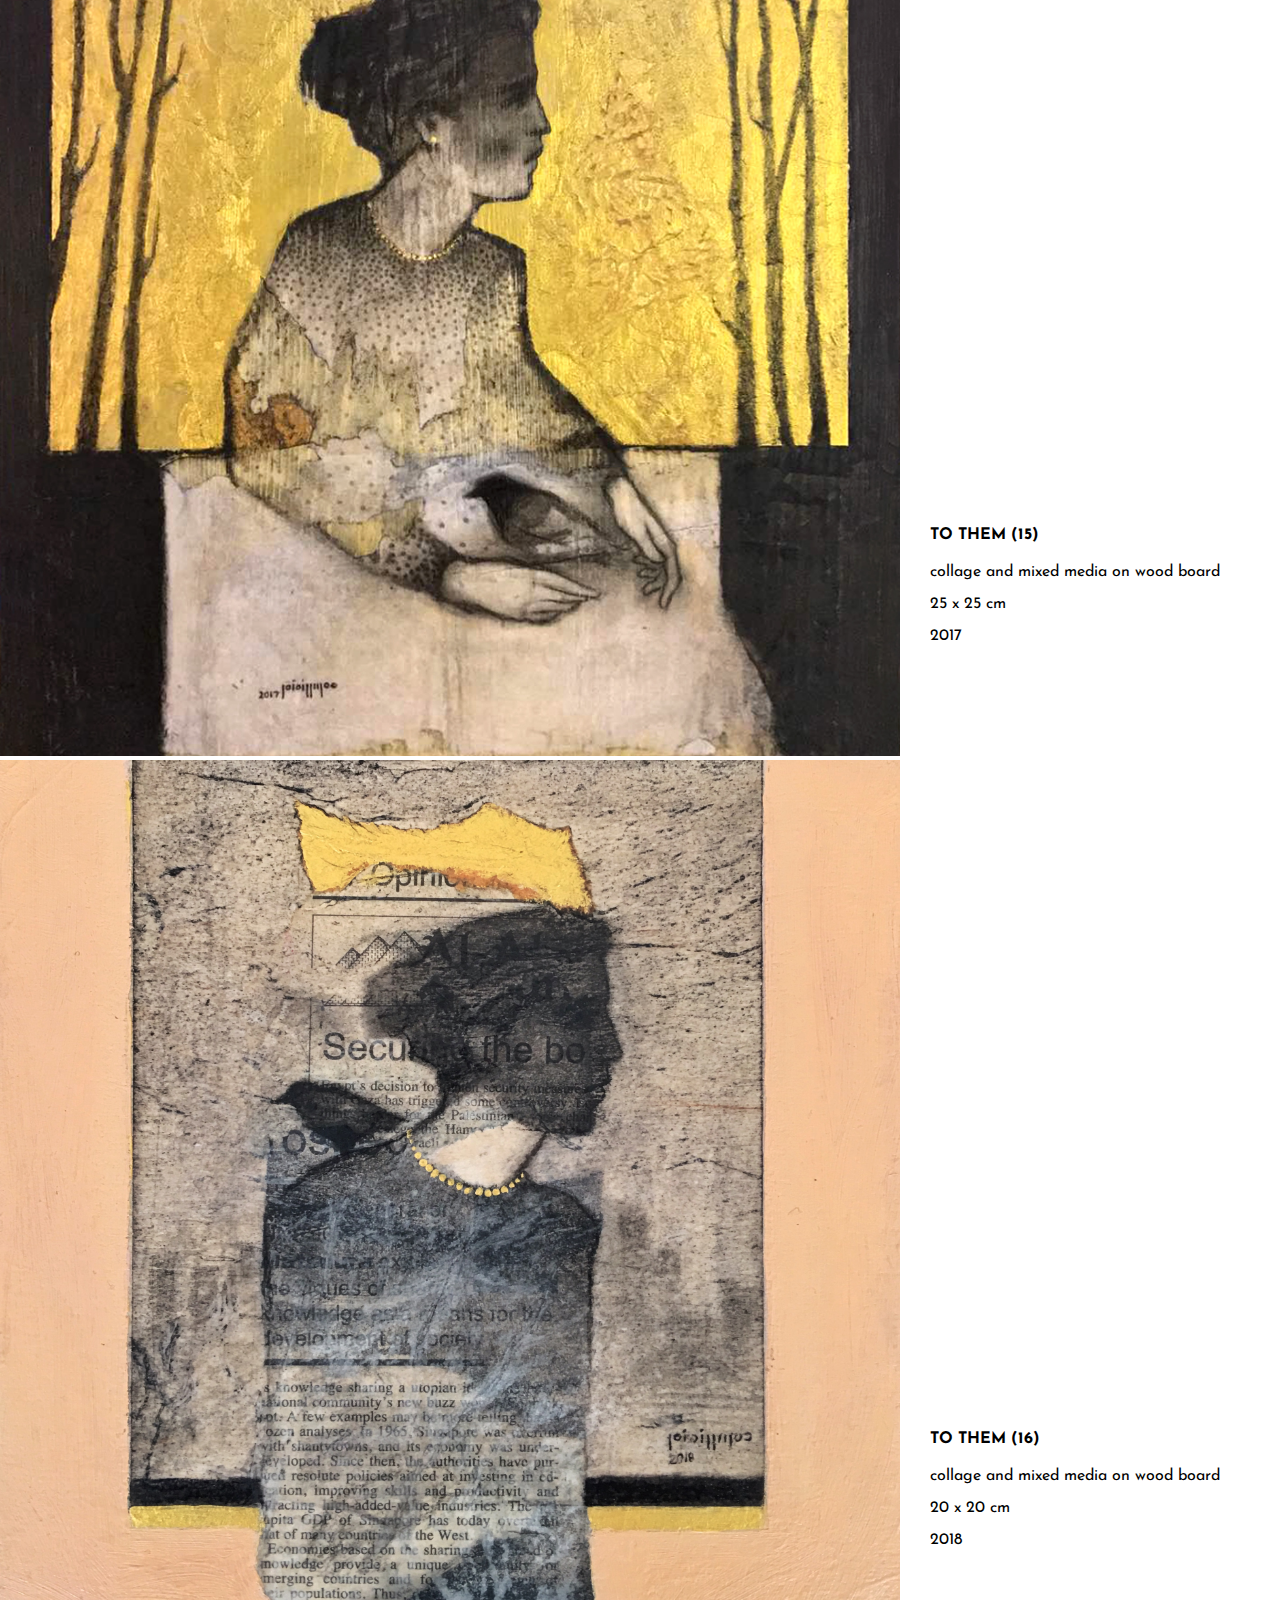
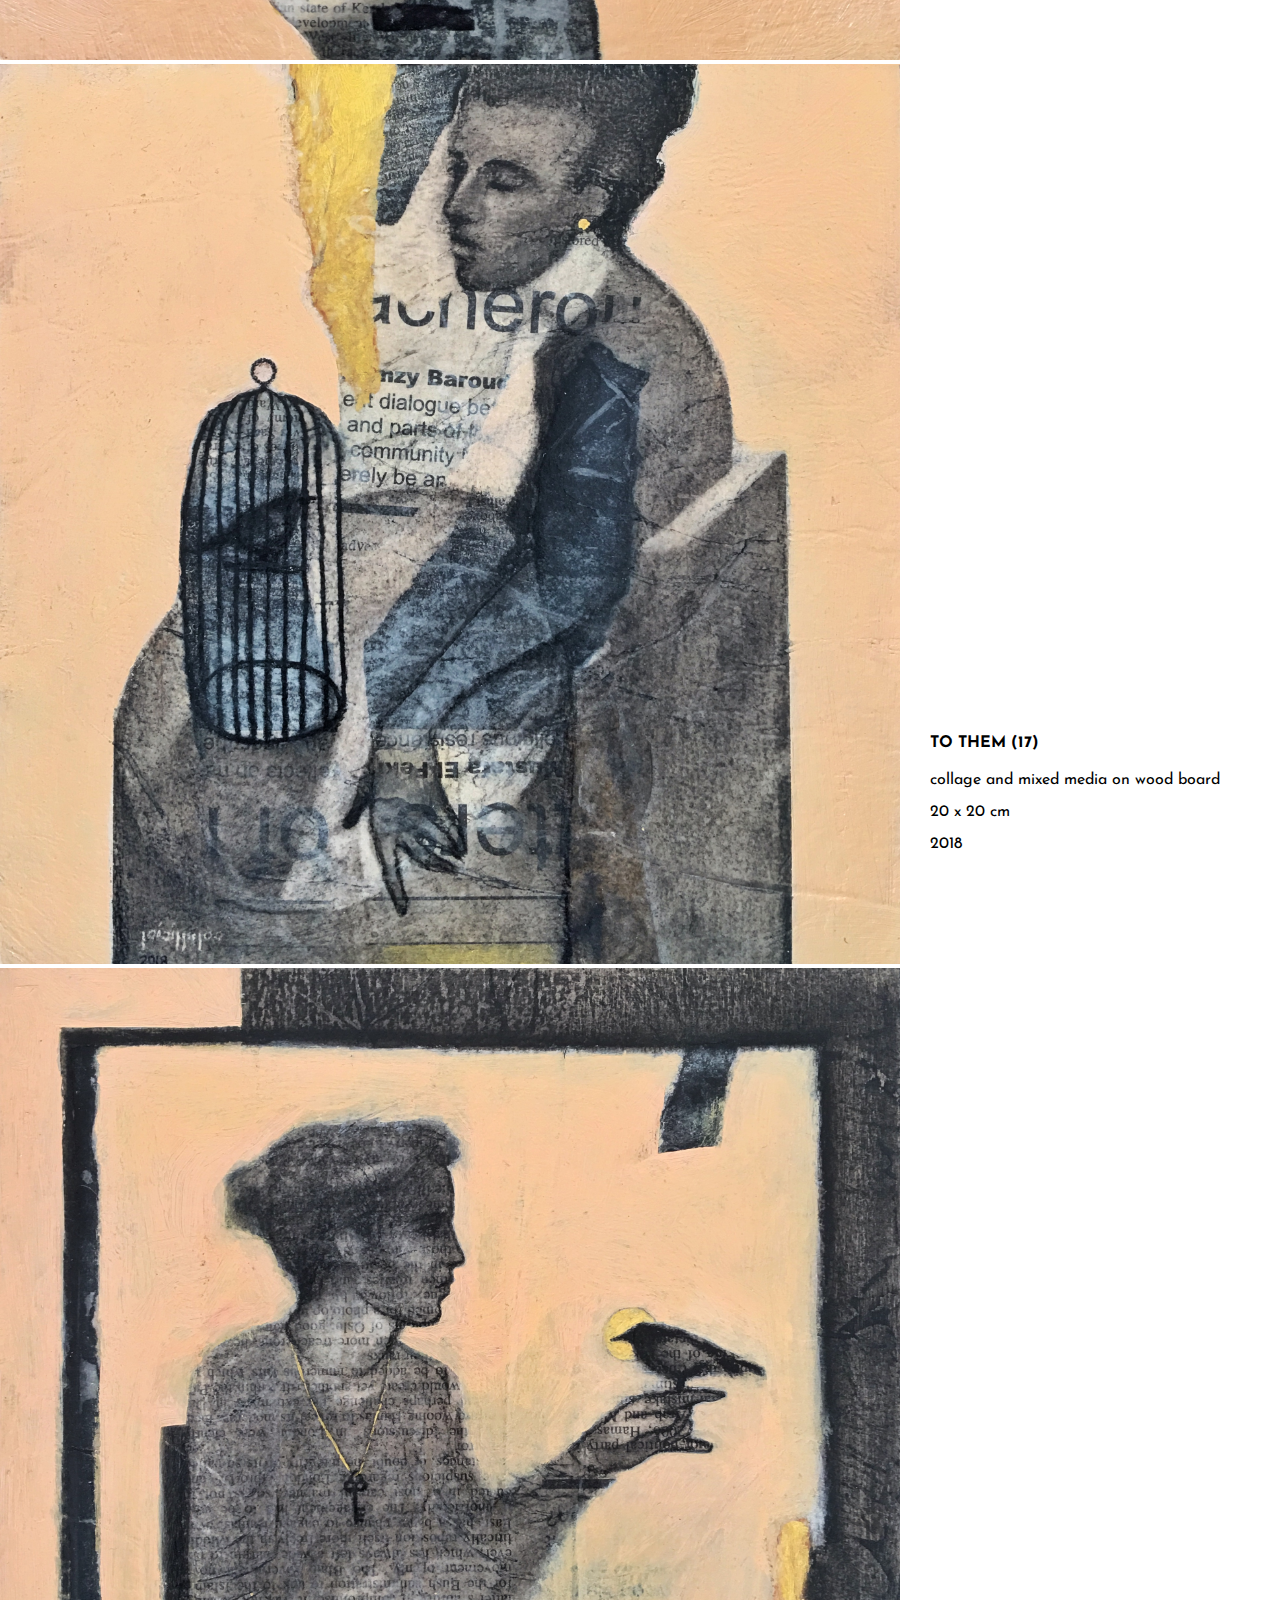
<file: art/to-them.html>
<!DOCTYPE html>
<html>
  <head>
    <meta charset="utf-8">
    <meta lang="en">
    <meta name="description" content="Syrian born | Glasgow based | Artist | Painter | Graphic Designer">
    <meta name="keywords" content="syrian artist mousa glasgow painter fine art graphic designer">
    <meta name="author" content="S. Hynd">
    <meta name="viewport" content="width=device-width, initial-scale=1.0">
    <title>To Them - Mousa AlNana</title>
    <link rel="icon" href="../favicon.png">
    <link rel="stylesheet" href="../css/style.css">
  </head>
  
  <body>
    <section class="grid-container">
      <div class="info grid-item-1">
        <h4 class="info-title">To Them (1)</h4>
        <p>collage and mixed media on wood board</p>
        <p>50 x 50 cm</p>
        <p>2016</p>
      </div>
      <div class="grid-item-2">
        <img src="../images/to them/1.jpg" class="artwork-img landscape-img">
      </div>
    </section>
    <section class="grid-container">
      <div class="info grid-item-1">
        <h4 class="info-title">To Them (2)</h4>
        <p>collage and mixed media on wood board</p>
        <p>50 x 50 cm</p>
        <p>2016</p>
      </div>
      <div class="grid-item-2">
        <img src="../images/to them/2.jpg" class="artwork-img landscape-img">
      </div>
    </section>
    <section class="grid-container">
      <div class="info grid-item-1">
        <h4 class="info-title">To Them (3)</h4>
        <p>collage and mixed media on wood board</p>
        <p>50 x 50 cm</p>
        <p>2016</p>
      </div>
      <div class="grid-item-2">
        <img src="../images/to them/3.jpg" class="artwork-img landscape-img">
      </div>
    </section>
    <section class="grid-container">
      <div class="info grid-item-1">
        <h4 class="info-title">To Them (4)</h4>
        <p>collage and mixed media on wood board</p>
        <p>50 x 50 cm</p>
        <p>2016</p>
      </div>
      <div class="grid-item-2">
        <img src="../images/to them/4.jpg" class="artwork-img landscape-img">
      </div>
    </section>
    <section class="grid-container">
      <div class="info grid-item-1">
        <h4 class="info-title">To Them (5)</h4>
        <p>collage and mixed media on canvas</p>
        <p>80 x 80 cm</p>
        <p>2016</p>
      </div>
      <div class="grid-item-2">
        <img src="../images/to them/5.jpg" class="artwork-img landscape-img">
      </div>
    </section>
    <section class="grid-container">
      <div class="info grid-item-1">
        <h4 class="info-title">To Them (6)</h4>
        <p>collage and mixed media on canvas</p>
        <p>80 x 80 cm</p>
        <p>2016</p>
      </div>
      <div class="grid-item-2">
        <img src="../images/to them/6.jpg" class="artwork-img landscape-img">
      </div>
    </section>
    <section class="grid-container">
      <div class="info grid-item-1">
        <h4 class="info-title">To Them (7)</h4>
        <p>collage and mixed media on wood board</p>
        <p>40 x 40 cm</p>
        <p>2016</p>
      </div>
      <div class="grid-item-2">
        <img src="../images/to them/7.jpg" class="artwork-img landscape-img">
      </div>
    </section>
    <section class="grid-container">
      <div class="info grid-item-1">
        <h4 class="info-title">To Them (8)</h4>
        <p>collage and mixed media on wood board</p>
        <p>40 x 40 cm</p>
        <p>2016</p>
      </div>
      <div class="grid-item-2">
        <img src="../images/to them/8.jpg" class="artwork-img landscape-img">
      </div>
    </section>
    <section class="grid-container">
      <div class="info grid-item-1">
        <h4 class="info-title">To Them (9)</h4>
        <p>collage and mixed media on wood board</p>
        <p>40 x 40 cm</p>
        <p>2016</p>
      </div>
      <div class="grid-item-2">
        <img src="../images/to them/9.jpg" class="artwork-img landscape-img">
      </div>
    </section>
    <section class="grid-container">
      <div class="info grid-item-1">
        <h4 class="info-title">To Them (Three Religions, One Prayer)</h4>
        <p>collage and mixed media on wood board</p>
        <p>100 x 100 cm</p>
        <p>2016</p>
      </div>
      <div class="grid-item-2">
        <img src="../images/to them/10.jpg" class="artwork-img landscape-img">
      </div>
    </section>
    <section class="grid-container">
      <div class="info grid-item-1">
        <h4 class="info-title">To Them (11)</h4>
        <p>collage and mixed media on wood board</p>
        <p>40 x 40 cm</p>
        <p>2017</p>
      </div>
      <div class="grid-item-2">
        <img src="../images/to them/11.jpg" class="artwork-img landscape-img">
      </div>
    </section>
    <section class="grid-container">
      <div class="info grid-item-1">
        <h4 class="info-title">To Them (12)</h4>
        <p>collage and mixed media on wood board</p>
        <p>40 x 40 cm</p>
        <p>2017</p>
      </div>
      <div class="grid-item-2">
        <img src="../images/to them/12.jpg" class="artwork-img landscape-img">
      </div>
    </section>
    <section class="grid-container">
      <div class="info grid-item-1">
        <h4 class="info-title">To Them (13)</h4>
        <p>collage and mixed media on wood board</p>
        <p>40 x 40 cm</p>
        <p>2017</p>
      </div>
      <div class="grid-item-2">
        <img src="../images/to them/13.jpg" class="artwork-img landscape-img">
      </div>
    </section>
    <section class="grid-container">
      <div class="info grid-item-1">
        <h4 class="info-title">To Them (14)</h4>
        <p>collage and mixed media on wood board</p>
        <p>40 x 40 cm</p>
        <p>2017</p>
      </div>
      <div class="grid-item-2">
        <img src="../images/to them/14.jpg" class="artwork-img landscape-img">
      </div>
    </section>
    <section class="grid-container">
      <div class="info grid-item-1">
        <h4 class="info-title">To Them (15)</h4>
        <p>collage and mixed media on wood board</p>
        <p>25 x 25 cm</p>
        <p>2017</p>
      </div>
      <div class="grid-item-2">
        <img src="../images/to them/15.jpg" class="artwork-img landscape-img">
      </div>
    </section>
    <section class="grid-container">
      <div class="info grid-item-1">
        <h4 class="info-title">To Them (16)</h4>
        <p>collage and mixed media on wood board</p>
        <p>20 x 20 cm</p>
        <p>2018</p>
      </div>
      <div class="grid-item-2">
        <img src="../images/to them/16.jpg" class="artwork-img landscape-img">
      </div>
    </section>
    <section class="grid-container">
      <div class="info grid-item-1">
        <h4 class="info-title">To Them (17)</h4>
        <p>collage and mixed media on wood board</p>
        <p>20 x 20 cm</p>
        <p>2018</p>
      </div>
      <div class="grid-item-2">
        <img src="../images/to them/17.jpg" class="artwork-img landscape-img">
      </div>
    </section>
    <section class="grid-container">
      <div class="info grid-item-1">
        <h4 class="info-title">To Them (18)</h4>
        <p>collage and mixed media on wood board</p>
        <p>20 x 20 cm</p>
        <p>2018</p>
      </div>
      <div class="grid-item-2">
        <img src="../images/to them/18.jpg" class="artwork-img landscape-img">
      </div>
    </section>
    <section class="grid-container">
      <div class="info grid-item-1">
        <h4 class="info-title">To Them (19)</h4>
        <p>collage and mixed media on wood board</p>
        <p>20 x 20 cm</p>
        <p>2018</p>
      </div>
      <div class="grid-item-2">
        <img src="../images/to them/19.jpg" class="artwork-img landscape-img">
      </div>
    </section>
    <section class="grid-container">
      <div class="info grid-item-1">
        <h4 class="info-title">To Them (Key)</h4>
        <p>collage and mixed media on wood board</p>
        <p>43 x 43 cm</p>
        <p>2019</p>
      </div>
      <div class="grid-item-2">
        <img src="../images/to them/20.jpg" class="artwork-img landscape-img">
      </div>
    </section>
    <section class="grid-container">
      <div class="info grid-item-1">
        <h4 class="info-title">To Them (21)</h4>
        <p>collage and mixed media on wood board</p>
        <p>30 x 30 cm</p>
        <p>2019</p>
      </div>
      <div class="grid-item-2">
        <img src="../images/to them/21.jpg" class="artwork-img landscape-img">
      </div>
    </section>
    <section class="grid-container">
      <div class="info grid-item-1">
        <h4 class="info-title">To Them (22)</h4>
        <p>collage and mixed media on wood board</p>
        <p>30 x 30 cm</p>
        <p>2019</p>
      </div>
      <div class="grid-item-2">
        <img src="../images/to them/22.jpg" class="artwork-img landscape-img">
      </div>
    </section>
    <section class="grid-container">
      <div class="info grid-item-1">
        <h4 class="info-title">To Them (23)</h4>
        <p>collage and mixed media on paper</p>
        <p>15 x 10 cm</p>
        <p>2019</p>
      </div>
      <div class="grid-item-2">
        <img src="../images/to them/23.jpg" class="artwork-img portrait-img">
      </div>
    </section>
    <section class="grid-container">
      <div class="info grid-item-1">
        <h4 class="info-title">To Them (24)</h4>
        <p>collage and mixed media on paper</p>
        <p>15 x 12 cm</p>
        <p>2019</p>
      </div>
      <div class="grid-item-2">
        <img src="../images/to them/24.jpg" class="artwork-img portrait-img">
      </div>
    </section>
  
    <section class="nav-menu-footer">
      <div class="nav-menu">
        <div class="grid-nav-menu">
          <div class="grid-nav-item">
            <a href="unorthodox-heretics.html">
              <img class="grid-nav-img" src="../images/nav links/unorthodox-heretics.jpg" alt="">
              <div class="grid-nav-text">unorthodox heretics</div>
            </a>
          </div>
          <div class="grid-nav-item">
            <a href="a-bottle-and-few-talks.html">
              <img class="grid-nav-img" src="../images/nav links/a-bottle-and-few-talks.jpg" alt="">
              <div class="grid-nav-text">a bottle and few talks</div>
            </a>
          </div>
          <div class="grid-nav-item">
            <a href="talks-of-the-morning.html">
              <img class="grid-nav-img" src="../images/nav links/talks-of-the-morning.jpg" alt="">
              <div class="grid-nav-text">talks of the morning</div>
            </a>
          </div>
          <div class="grid-nav-item">
            <a href="miscellaneous.html">
              <img class="grid-nav-img" src="../images/nav links/miscellaneous.jpg" alt="">
              <div class="grid-nav-text">miscellaneous</div>
            </a>
          </div>
          <div class="grid-nav-item">
            <a href="lines.html">
              <img class="grid-nav-img" src="../images/nav links/lines.jpg" alt="">
              <div class="grid-nav-text text-black">lines</div>
            </a>
          </div>
        </div>
        <footer class="footer">
          <a href="../index.html" class="nav-item">home</a>
          <br>
          <a href="https://www.instagram.com/mousa.alnana/" target="_blank">
            <svg class="social-icon" version="1.1" id="Layer_1" xmlns="http://www.w3.org/2000/svg" xmlns:xlink="http://www.w3.org/1999/xlink" x="0px" y="0px"
      viewBox="0 0 595.28 595.28" style="enable-background:new 0 0 595.28 595.28;" xml:space="preserve">
            <g>
              <g>
                <path d="M70.88,70.88V524.4H524.4V70.88H70.88z M291.42,438.3c-75.13,0-134.92-59.98-134.84-135.27
                  c0.07-74.49,60.32-134.64,134.89-134.65c74.75-0.02,135.01,60.49,134.97,135.51C426.39,378.31,366.13,438.3,291.42,438.3z
                  M431.54,194.71c-17.91-0.12-31.56-13.97-31.43-31.88c0.13-17.18,14.2-31.32,31.32-31.49c17.14-0.17,32.12,14.69,32.06,31.8
                  C463.44,180.76,449.2,194.83,431.54,194.71z"/>
                <path d="M291.48,216.23c-48.14-0.03-87.29,38.95-87.32,86.96c-0.04,48.54,39.03,87.56,87.63,87.53
                  c48-0.03,86.84-39.14,86.81-87.42C378.57,255.06,339.74,216.26,291.48,216.23z"/>
              </g>
            </g>
            </svg>
          </a>
          <a href="mailto:contact@mousaalnana.com" target="_blank">
            <svg class="social-icon" version="1.1" id="Layer_1" xmlns="http://www.w3.org/2000/svg" xmlns:xlink="http://www.w3.org/1999/xlink" x="0px" y="0px"
        viewBox="0 0 595.28 595.28" style="enable-background:new 0 0 595.28 595.28;" xml:space="preserve">
            <g>
              <path d="M336.89,281.42L524.4,149.38v-78.5H70.88v73.1l189.89,137.01C283.44,297.35,314.03,297.52,336.89,281.42z"/>
              <path d="M369.68,327.99c-21.15,14.9-45.86,22.34-70.55,22.34c-25.16,0-50.31-7.72-71.7-23.15L70.88,214.21V524.4H524.4V219.04
                L369.68,327.99z"/>
            </g>
            </svg>
          </a>
        </footer>
      </div>
    </section>
  </body>
</html>
</file>
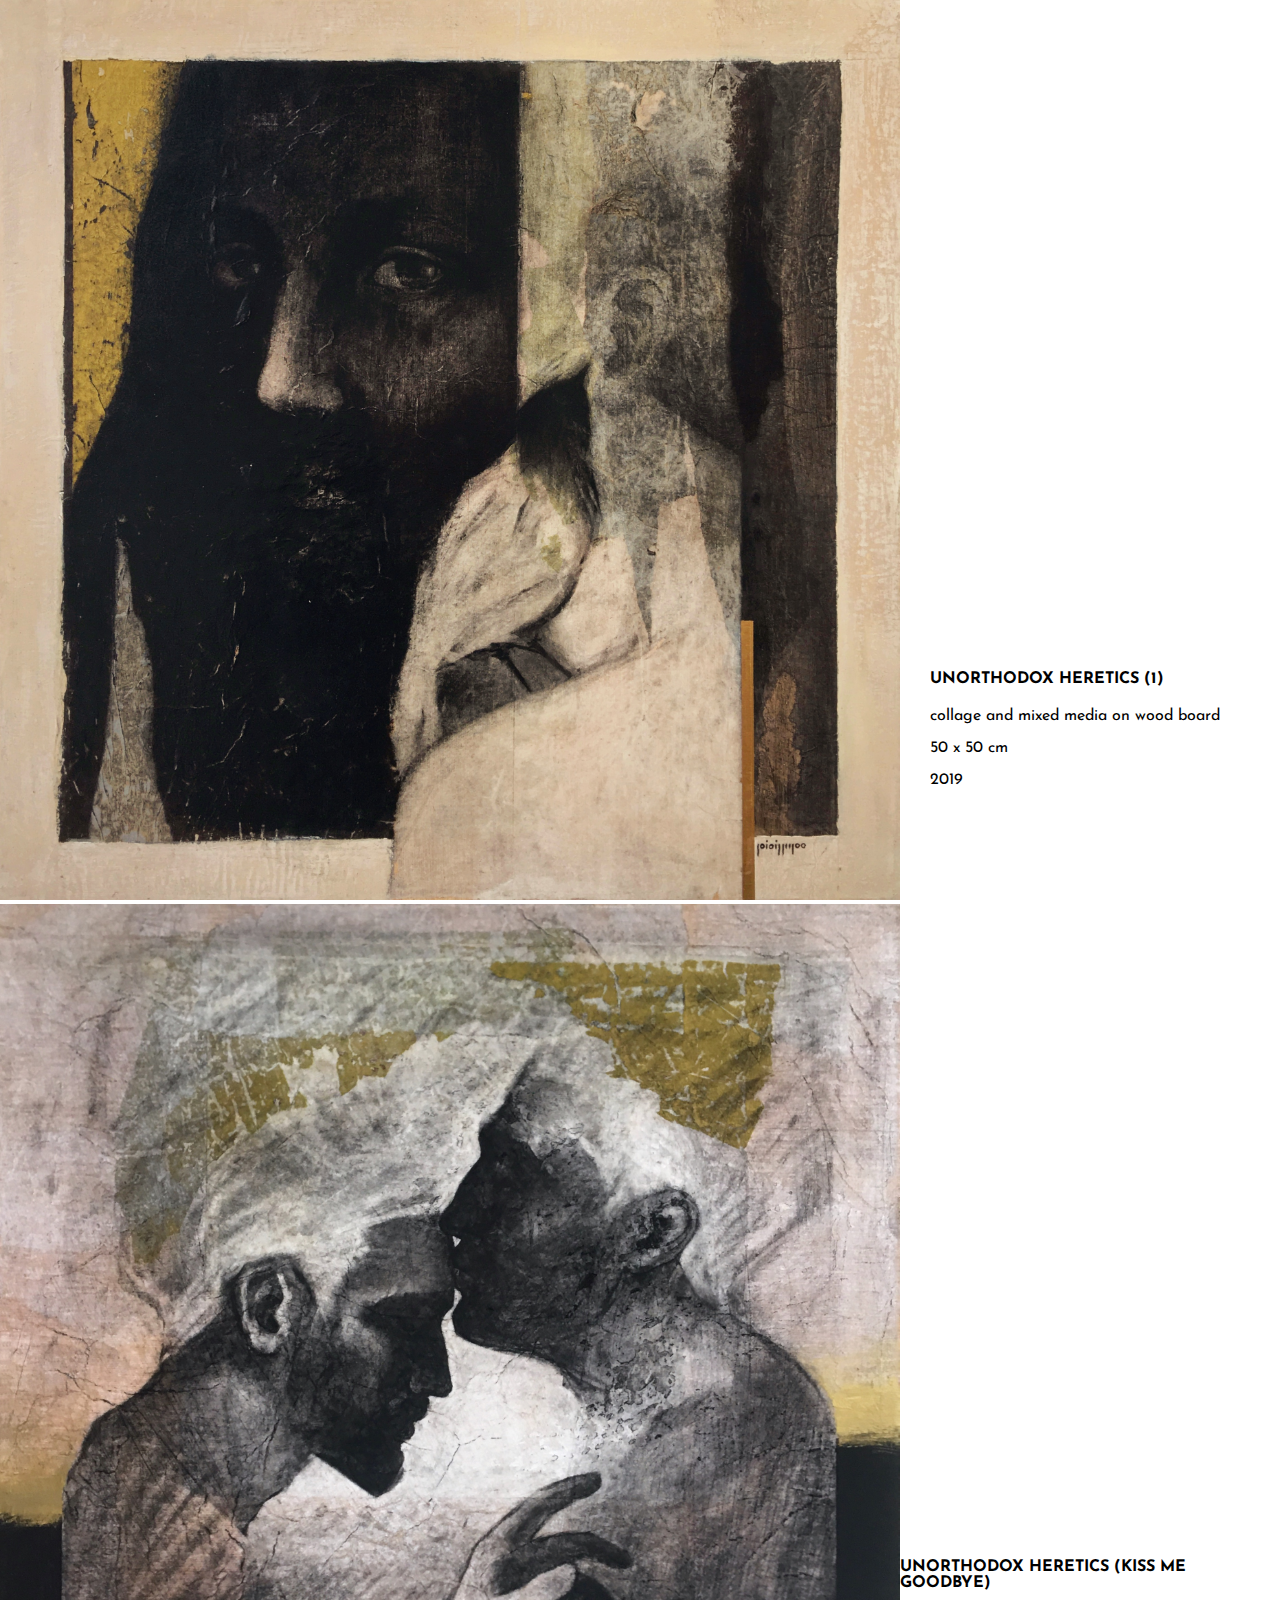
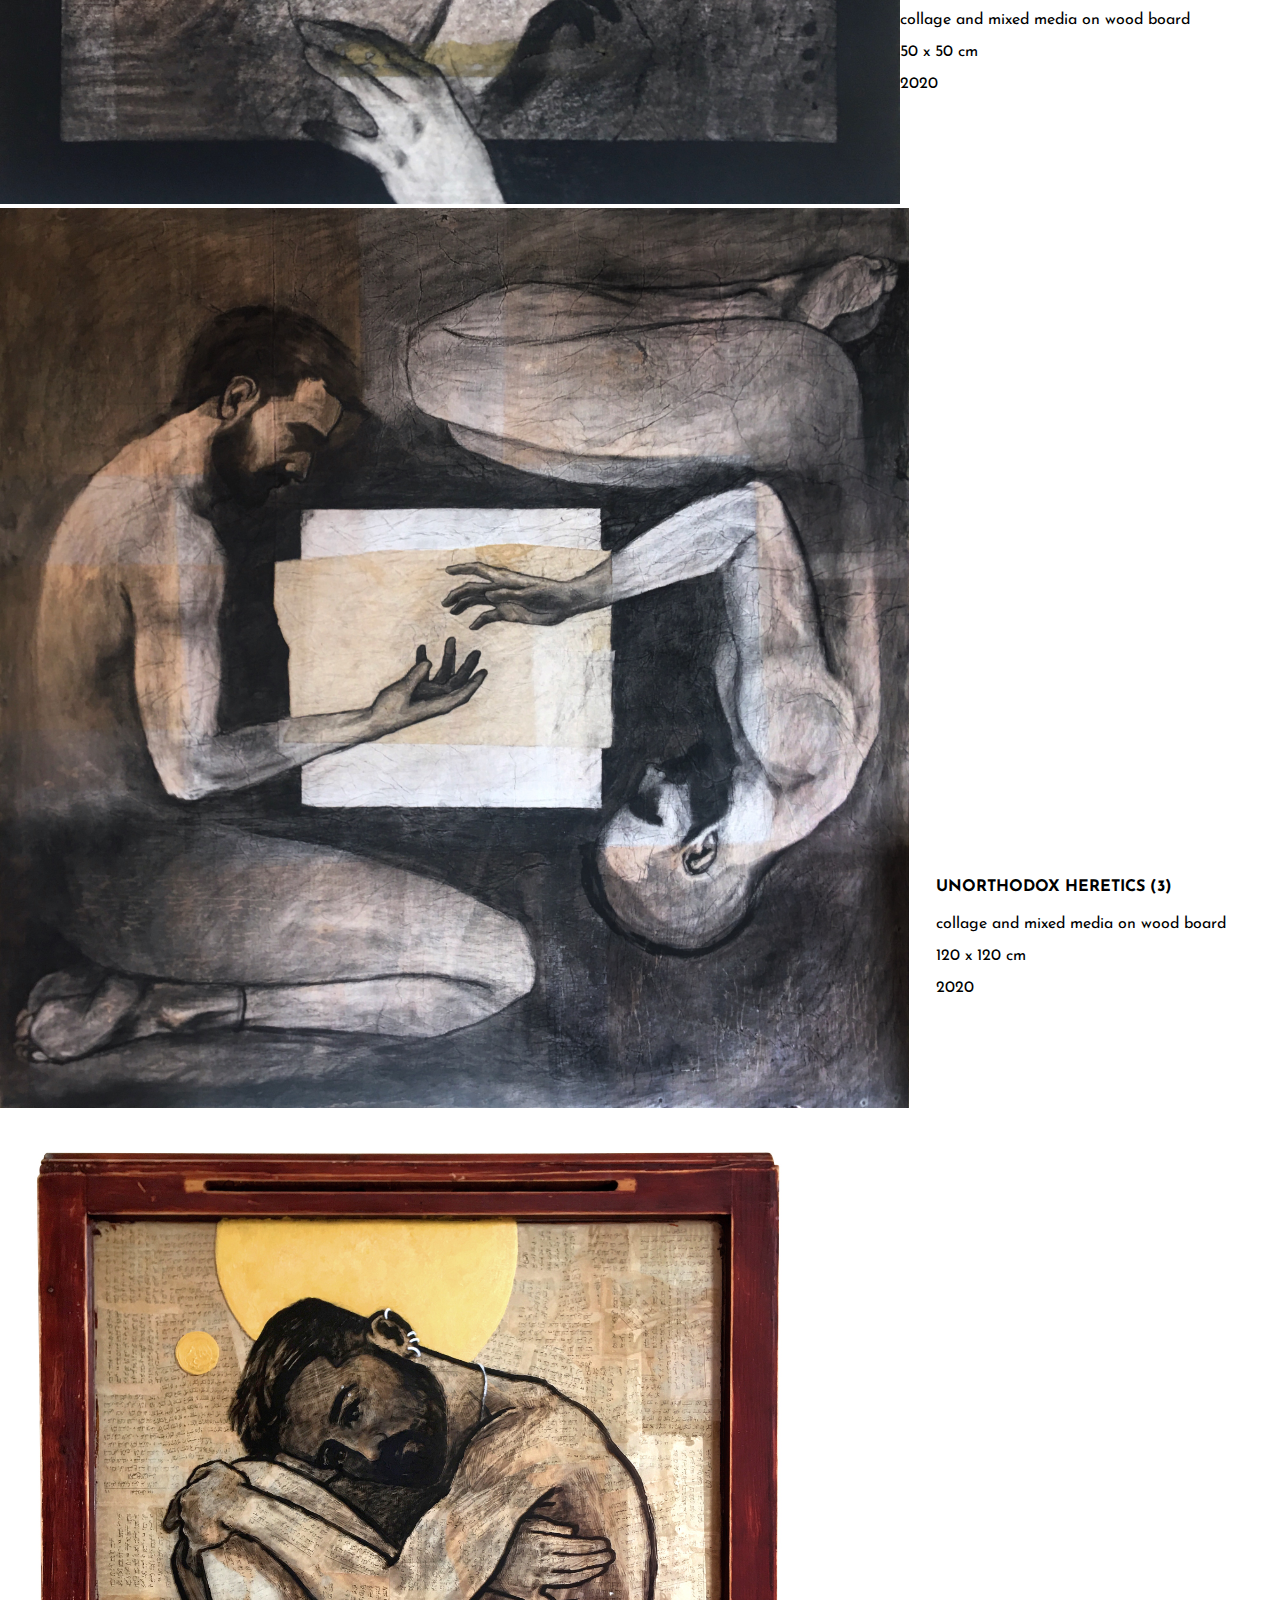
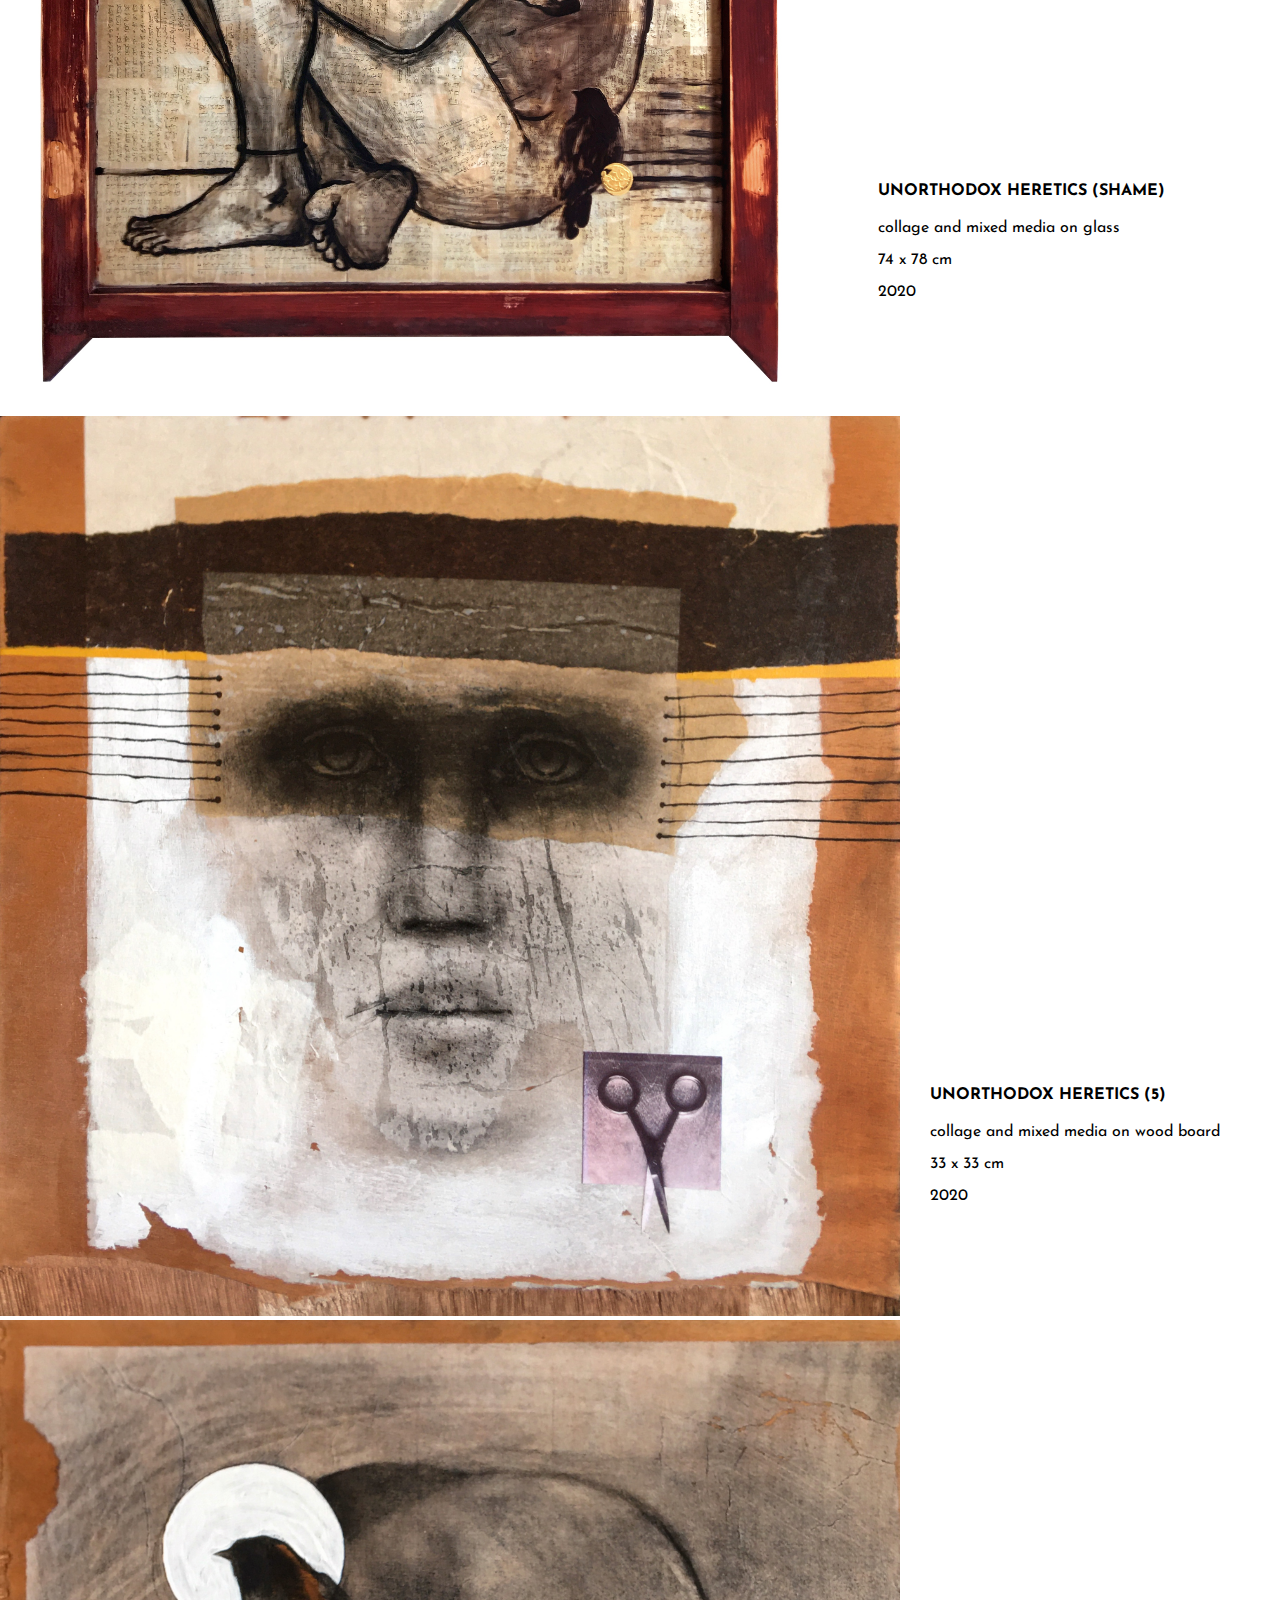
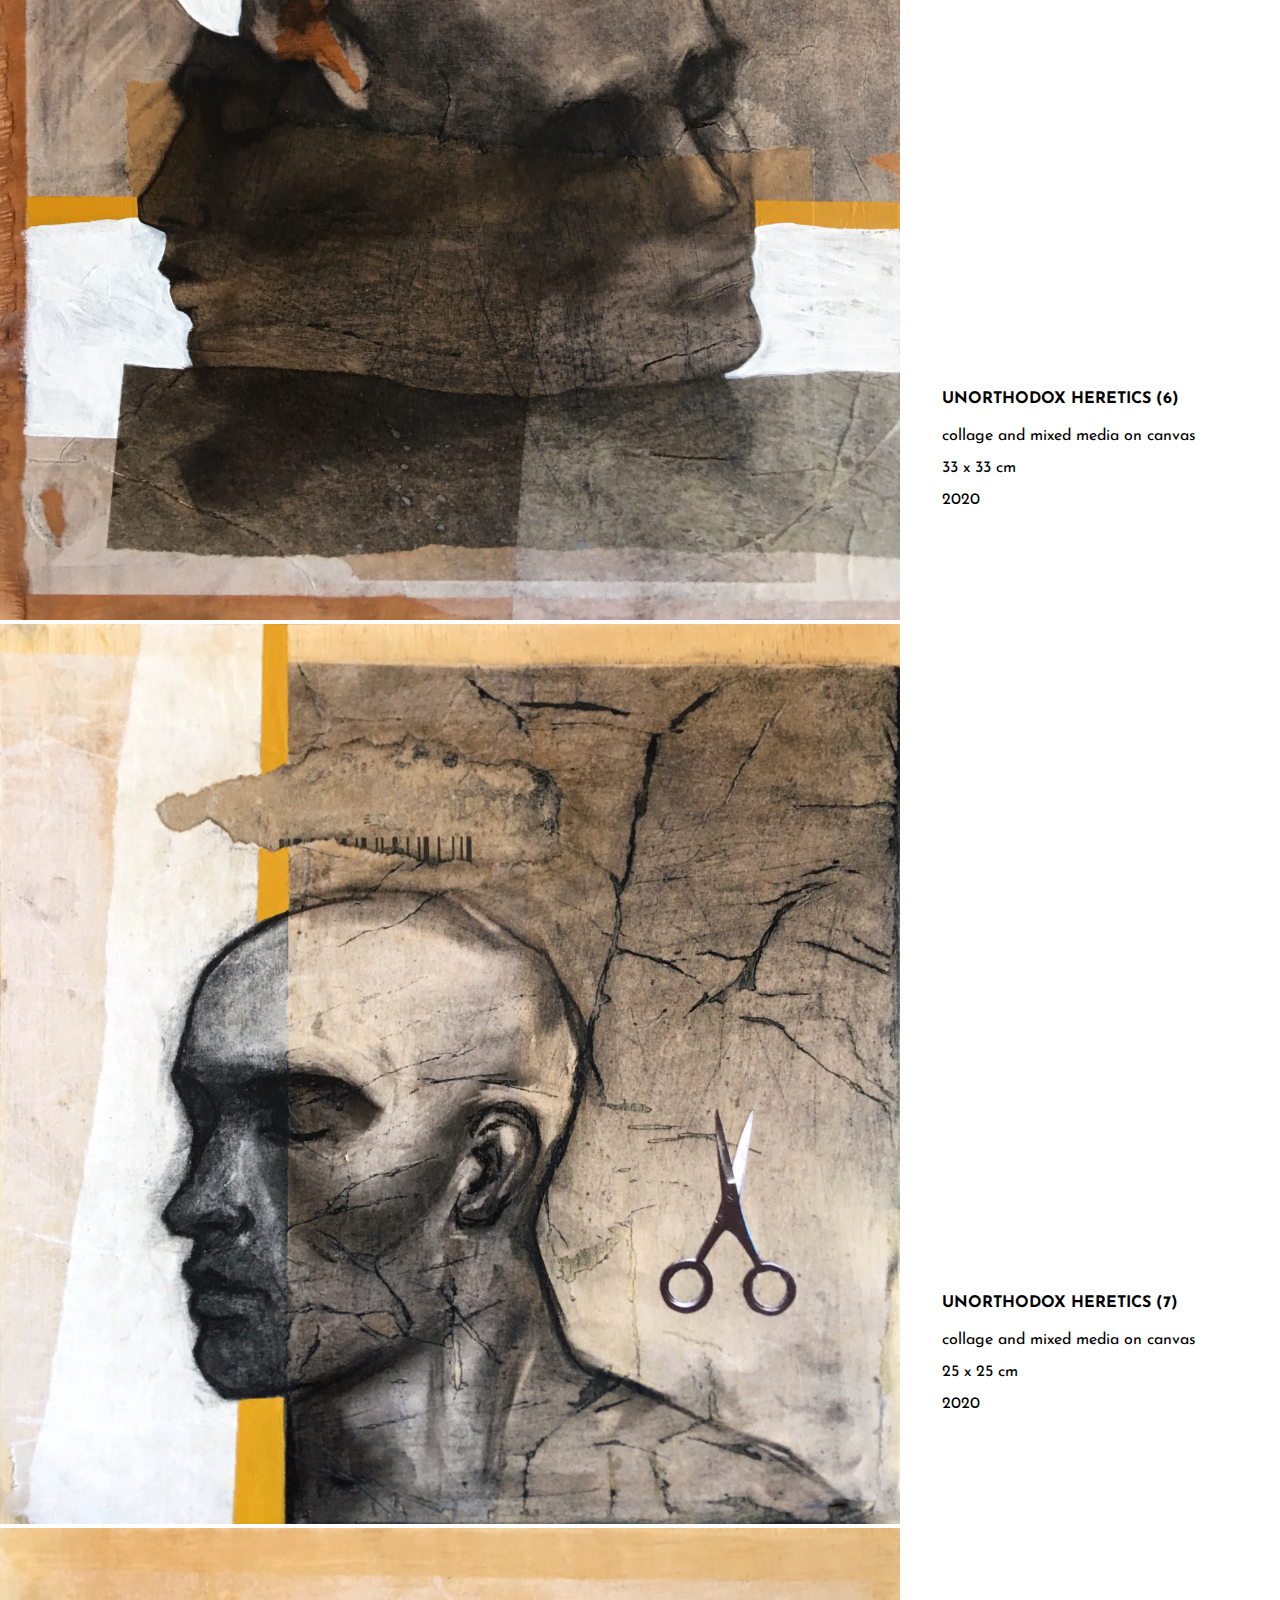
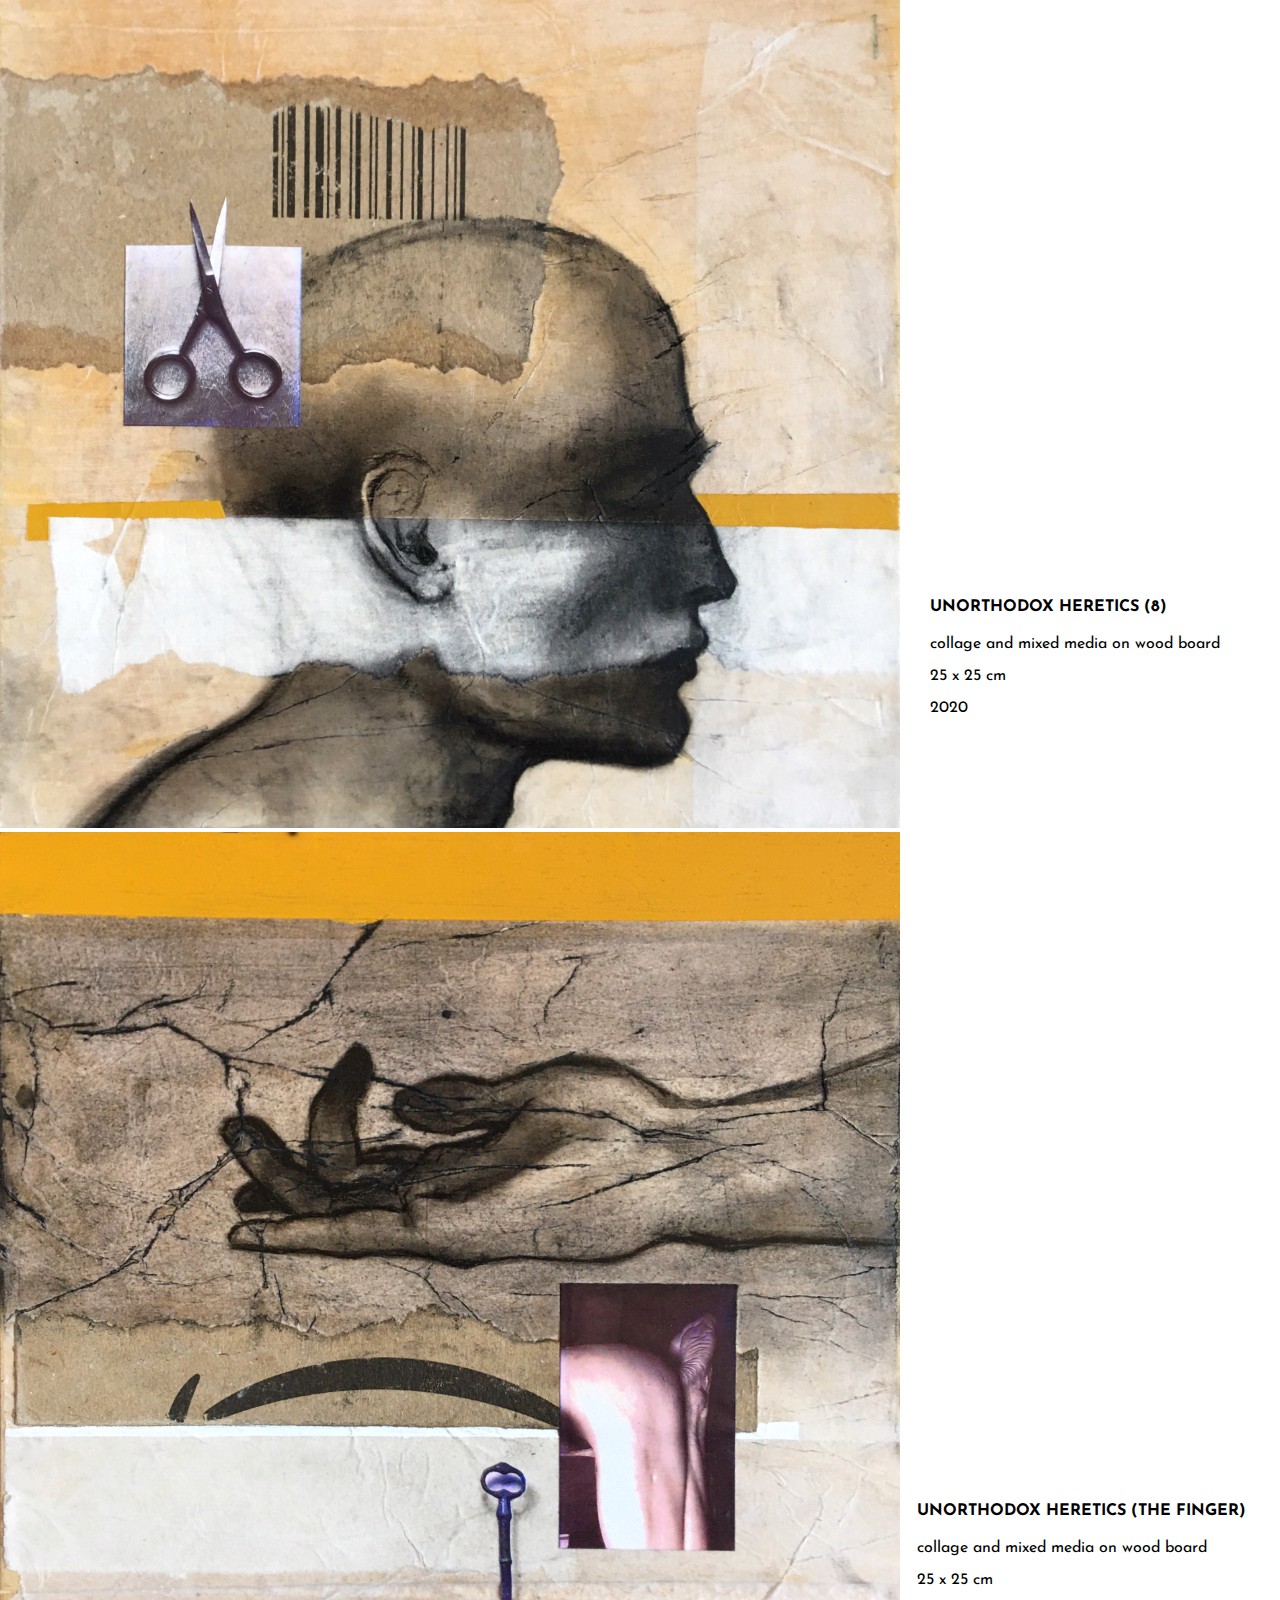
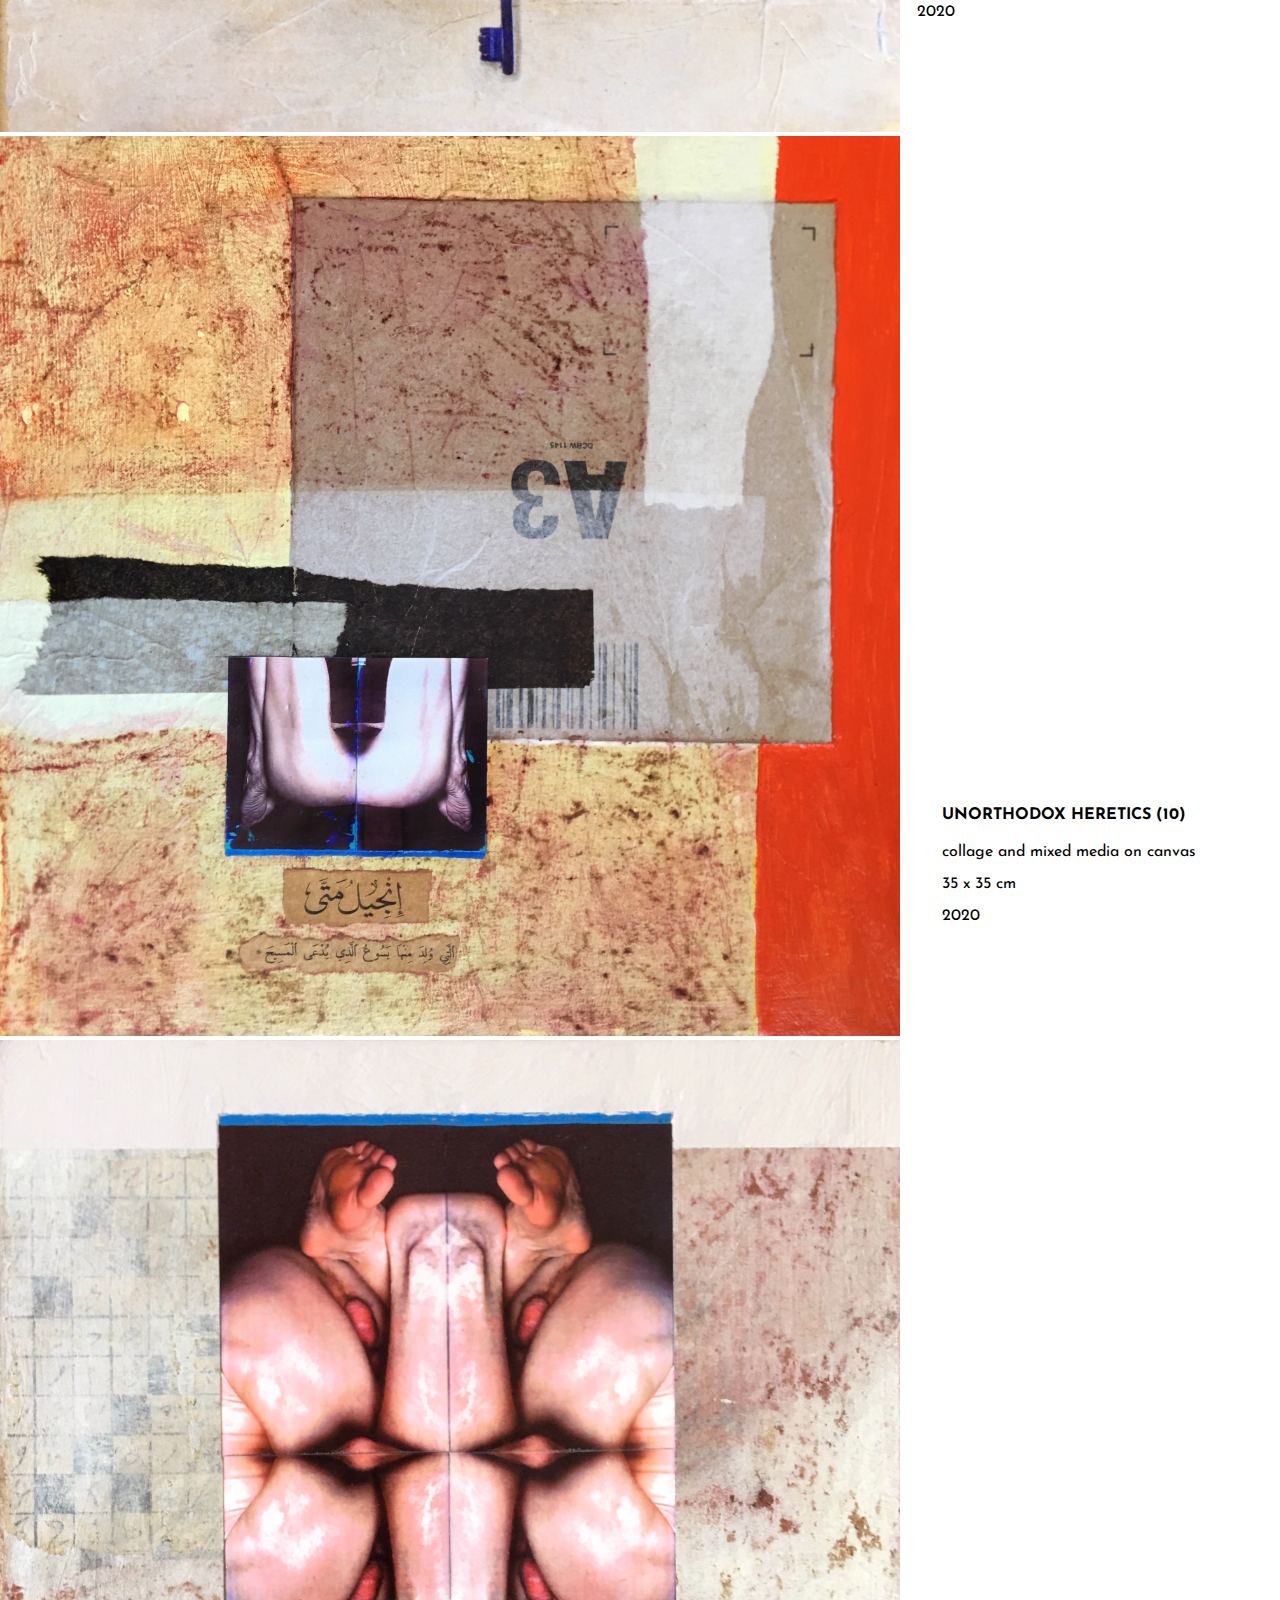
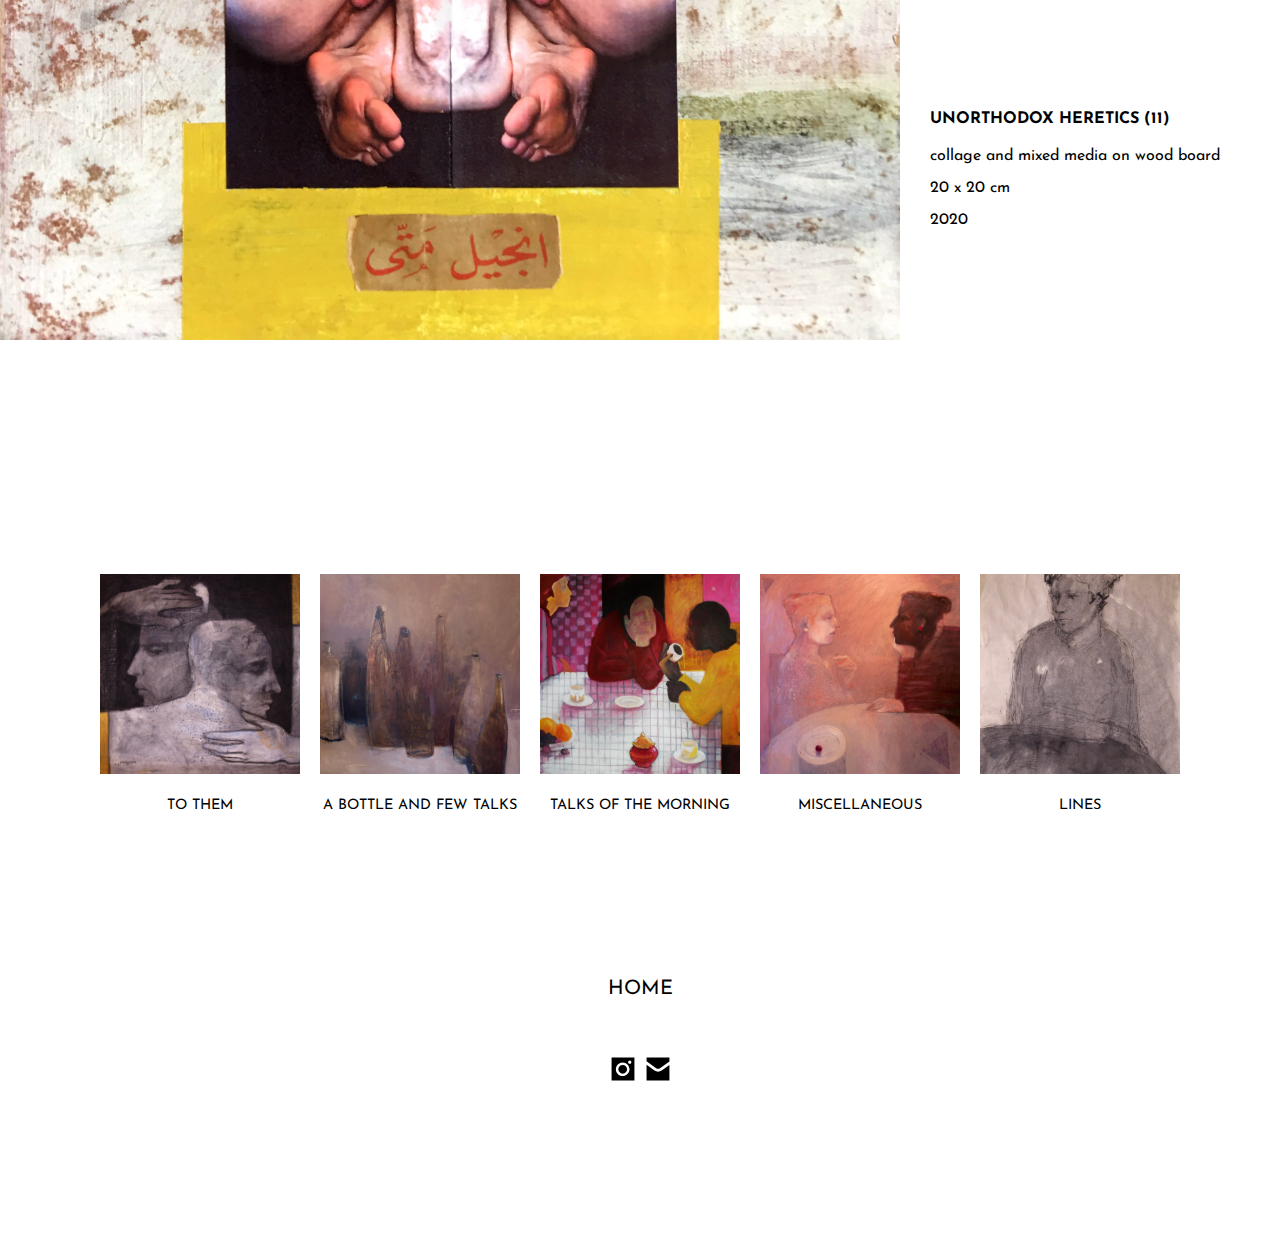
<file: art/unorthodox-heretics.html>
<!DOCTYPE html>
<html>
  <head>
    <meta charset="utf-8">
    <meta lang="en">
    <meta name="description" content="Syrian born | Glasgow based | Artist | Painter | Graphic Designer">
    <meta name="keywords" content="syrian artist mousa glasgow painter fine art graphic designer">
    <meta name="author" content="S. Hynd">
    <meta name="viewport" content="width=device-width, initial-scale=1.0">
    <title>Unorthodox Heretics - Mousa AlNana</title>
    <link rel="icon" href="../favicon.png">
    <link rel="stylesheet" href="../css/style.css">
  </head>
  
  <body>
    <section class="grid-container">
      <div class="info grid-item-1">
        <h4 class="info-title">unorthodox heretics (1)</h4>
        <p>collage and mixed media on wood board</p>
        <p>50 x 50 cm</p>
        <p>2019</p>
      </div>
      <div class="grid-item-2">
        <img src="../images/unorthodox heretics/1.jpg" class="artwork-img landscape-img">
      </div>
    </section>
    <section class="grid-container">
      <div class="info grid-item-1">
        <h4 class="info-title">unorthodox heretics (kiss me goodbye)</h4>
        <p>collage and mixed media on wood board</p>
        <p>50 x 50 cm</p>
        <p>2020</p>
      </div>
      <div class="grid-item-2">
        <img src="../images/unorthodox heretics/2.jpg" class="artwork-img landscape-img">
      </div>
    </section>
    <section class="grid-container">
      <div class="info grid-item-1">
        <h4 class="info-title">unorthodox heretics (3)</h4>
        <p>collage and mixed media on wood board</p>
        <p>120 x 120 cm</p>
        <p>2020</p>
      </div>
      <div class="grid-item-2">
        <img src="../images/unorthodox heretics/3.jpg" class="artwork-img landscape-img">
      </div>
    </section>
    <section class="grid-container">
      <div class="info grid-item-1">
        <h4 class="info-title">unorthodox heretics (shame)</h4>
        <p>collage and mixed media on glass</p>
        <p>74 x 78 cm</p>
        <p>2020</p>
      </div>
      <div class="grid-item-2">
        <img src="../images/unorthodox heretics/4.jpg" class="artwork-img landscape-img">
      </div>
    </section>
    <section class="grid-container">
      <div class="info grid-item-1">
        <h4 class="info-title">unorthodox heretics (5)</h4>
        <p>collage and mixed media on wood board</p>
        <p>33 x 33 cm</p>
        <p>2020</p>
      </div>
      <div class="grid-item-2">
        <img src="../images/unorthodox heretics/5.jpg" class="artwork-img landscape-img">
      </div>
    </section>
    <section class="grid-container">
      <div class="info grid-item-1">
        <h4 class="info-title">unorthodox heretics (6)</h4>
        <p>collage and mixed media on canvas</p>
        <p>33 x 33 cm</p>
        <p>2020</p>
      </div>
      <div class="grid-item-2">
        <img src="../images/unorthodox heretics/6.jpg" class="artwork-img landscape-img">
      </div>
    </section>
    <section class="grid-container">
      <div class="info grid-item-1">
        <h4 class="info-title">unorthodox heretics (7)</h4>
        <p>collage and mixed media on canvas</p>
        <p>25 x 25 cm</p>
        <p>2020</p>
      </div>
      <div class="grid-item-2">
        <img src="../images/unorthodox heretics/7.jpg" class="artwork-img landscape-img">
      </div>
    </section>
    <section class="grid-container">
      <div class="info grid-item-1">
        <h4 class="info-title">unorthodox heretics (8)</h4>
        <p>collage and mixed media on wood board</p>
        <p>25 x 25 cm</p>
        <p>2020</p>
      </div>
      <div class="grid-item-2">
        <img src="../images/unorthodox heretics/8.jpg" class="artwork-img landscape-img">
      </div>
    </section>
    <section class="grid-container">
      <div class="info grid-item-1">
        <h4 class="info-title">unorthodox heretics (the finger)</h4>
        <p>collage and mixed media on wood board</p>
        <p>25 x 25 cm</p>
        <p>2020</p>
      </div>
      <div class="grid-item-2">
        <img src="../images/unorthodox heretics/9.jpg" class="artwork-img landscape-img">
      </div>
    </section>
    <section class="grid-container">
      <div class="info grid-item-1">
        <h4 class="info-title">unorthodox heretics (10)</h4>
        <p>collage and mixed media on canvas</p>
        <p>35 x 35 cm</p>
        <p>2020</p>
      </div>
      <div class="grid-item-2">
        <img src="../images/unorthodox heretics/10.jpg" class="artwork-img landscape-img">
      </div>
    </section>
    <section class="grid-container">
      <div class="info grid-item-1">
        <h4 class="info-title">unorthodox heretics (11)</h4>
        <p>collage and mixed media on wood board</p>
        <p>20 x 20 cm</p>
        <p>2020</p>
      </div>
      <div class="grid-item-2">
        <img src="../images/unorthodox heretics/11.jpg" class="artwork-img landscape-img">
      </div>
    </section>   
  
    <section class="nav-menu-footer">
      <div class="nav-menu">
        <div class="grid-nav-menu">
          <div class="grid-nav-item">
            <a href="to-them.html">
              <img class="grid-nav-img" src="../images/nav links/to-them.jpg" alt="">
              <div class="grid-nav-text">to them</div>
            </a>
          </div>
          <div class="grid-nav-item">
            <a href="a-bottle-and-few-talks.html">
              <img class="grid-nav-img" src="../images/nav links/a-bottle-and-few-talks.jpg" alt="">
              <div class="grid-nav-text">a bottle and few talks</div>
            </a>
          </div>
          <div class="grid-nav-item">
            <a href="talks-of-the-morning.html">
              <img class="grid-nav-img" src="../images/nav links/talks-of-the-morning.jpg" alt="">
              <div class="grid-nav-text">talks of the morning</div>
            </a>
          </div>
          <div class="grid-nav-item">
            <a href="miscellaneous.html">
              <img class="grid-nav-img" src="../images/nav links/miscellaneous.jpg" alt="">
              <div class="grid-nav-text">miscellaneous</div>
            </a>
          </div>
          <div class="grid-nav-item">
            <a href="lines.html">
              <img class="grid-nav-img" src="../images/nav links/lines.jpg" alt="">
              <div class="grid-nav-text text-black">lines</div>
            </a>
          </div>
        </div>
        <footer class="footer">
          <a href="../index.html" class="nav-item">home</a>
          <br>
          <a href="https://www.instagram.com/mousa.alnana/" target="_blank">
            <svg class="social-icon" version="1.1" id="Layer_1" xmlns="http://www.w3.org/2000/svg" xmlns:xlink="http://www.w3.org/1999/xlink" x="0px" y="0px"
      viewBox="0 0 595.28 595.28" style="enable-background:new 0 0 595.28 595.28;" xml:space="preserve">
            <g>
              <g>
                <path d="M70.88,70.88V524.4H524.4V70.88H70.88z M291.42,438.3c-75.13,0-134.92-59.98-134.84-135.27
                  c0.07-74.49,60.32-134.64,134.89-134.65c74.75-0.02,135.01,60.49,134.97,135.51C426.39,378.31,366.13,438.3,291.42,438.3z
                  M431.54,194.71c-17.91-0.12-31.56-13.97-31.43-31.88c0.13-17.18,14.2-31.32,31.32-31.49c17.14-0.17,32.12,14.69,32.06,31.8
                  C463.44,180.76,449.2,194.83,431.54,194.71z"/>
                <path d="M291.48,216.23c-48.14-0.03-87.29,38.95-87.32,86.96c-0.04,48.54,39.03,87.56,87.63,87.53
                  c48-0.03,86.84-39.14,86.81-87.42C378.57,255.06,339.74,216.26,291.48,216.23z"/>
              </g>
            </g>
            </svg>
          </a>
          <a href="mailto:contact@mousaalnana.com" target="_blank">
            <svg class="social-icon" version="1.1" id="Layer_1" xmlns="http://www.w3.org/2000/svg" xmlns:xlink="http://www.w3.org/1999/xlink" x="0px" y="0px"
        viewBox="0 0 595.28 595.28" style="enable-background:new 0 0 595.28 595.28;" xml:space="preserve">
            <g>
              <path d="M336.89,281.42L524.4,149.38v-78.5H70.88v73.1l189.89,137.01C283.44,297.35,314.03,297.52,336.89,281.42z"/>
              <path d="M369.68,327.99c-21.15,14.9-45.86,22.34-70.55,22.34c-25.16,0-50.31-7.72-71.7-23.15L70.88,214.21V524.4H524.4V219.04
                L369.68,327.99z"/>
            </g>
            </svg>
          </a>
        </footer>
      </div>
    </section>
      
  </body>
</html>
</file>
<file: css/style.css>
@import url('https://fonts.googleapis.com/css2?family=Josefin+Sans:wght@200&display=swap');

html {
  scroll-snap-type: mandatory;
  scroll-snap-points-y: repeat(100vh);
  scroll-snap-type: y mandatory;
}

body {
  font-family: 'Josefin Sans', sans-serif;
  margin: 0;
}

section {
  scroll-snap-align: start;
}

.navigation-menu {
  margin: 0 0 0 20%;
  position: absolute;
  top: 52.5%;
  -ms-transform: translateY(-50%);
  transform: translateY(-50%);
}
  
a, a:hover {
  color: inherit;
  text-decoration: none;
}

ul {
  list-style-type: none;
  padding: 0;
}

.nav-item, .grid-nav-text {
  line-height: 1.5;
  margin: 24px 0;
  font-size: 1.25rem;
  text-transform: uppercase;
}

.nav-item:hover, .grid-nav-text:hover {
  color: #f0a31f;
}

.title {
  margin-top: 100px;
}

.info-title {
  text-transform: uppercase;
}

.info {
  margin-bottom: 100px;
}

.nav-menu-footer {
  height: 100vh;
  position: relative;
}

.footer {
  margin-top: -10vh;
  text-align: center;
}


/* grid setup for artwork */

.grid-container {
  display: grid;
  justify-items: start;
}

.grid-item-1 {
  grid-column: 2/ span 2;
  grid-row: 4;
}

.grid-item-2 {
  grid-column: 1;
  grid-row: 1 / span 4;
}

.grid-container-special {
  height: 100vh;
  display: grid;
  justify-items: start;
  align-items: center;
}

/* flex set up for navigation menu */

.nav-menu {
  display: flex;
  flex-direction: column;
}

.grid-nav-menu {
  display: flex;
  flex-direction: row;
  justify-content: center;
  align-items: center;
  height: 80vh;
}

.grid-nav-item {
  border: 10px solid #fff;
}

.grid-nav-text {
  line-height: 0.5;
  font-size: 0.9rem;
  text-transform: uppercase;
  width: 200px;
  text-align: center;
}

.nav-menu-list {
  height: 80vh;
  align-items: center;
  justify-content: center;
}


/* about page */

#about {
  height: 100vh;
}

.container {
  height: 100vh;
  display: flex;
  flex-direction: row;
  justify-content: center;
  align-items: center;
}

.about-text {
  font-size: 1.1rem;
  line-height: 1.15;
}

.about-paragraph-first {
  margin-top: 0;
}

.about-paragraph-last {
  margin-bottom: 0;
}

.flex-item {
  height: 450px;
  width: 450px;
  margin: 20px;
}


/* images */

#brand-logo {
  width: 300px;
  margin-bottom: 65px;
}

.artwork-img {
  height: 100vh;
}

.artwork-img-special {
  width: 70vw;
  height: auto;
}

.grid-nav-img {
  height: 200px;
  width: 200px;
}

.social-icon {
  width: 30px;
  height: 30px;
  margin-top: 50px;
}

.about-img {
  height: 450px;
  width: 450px;
}

svg:hover {
  fill: #f0a31f;
}

.center-img {
  display: block;
  margin-left: auto;
  margin-right: auto;
  width: auto;
}


/* media queries */

/* phones */

@media screen and (min-width: 320px) and (max-width: 600px) {
  body{
    -webkit-text-size-adjust: none;
  }
  
  .info-title {
    font-size: 0.8rem;
  }

  .info {
    font-size: 0.7rem;
  }

  .grid-nav-menu {
    height: 60vh;
  }

  .footer {
    margin-top: 10vh;
  }

  .navigation-menu {
    display: block;
    text-align: center;
    margin: 0 auto;
  }

  .center {
    display: flex;
    justify-content: center;
  }

  /* about page */

  .container {
    flex-direction: column;
  }

  .flex-item {
    width: 300px;
    margin-bottom: 0;
  }

  .about-text {
    width: 300px;
    font-size: 0.7rem;
  }
  
  .about-img {
    height: 300px;
    width: 300px;
  }

  /* grid setup for artwork */

  .grid-item-1 {
    grid-column: 2 / span 3;
    grid-row: 5;
  }

  .grid-item-2 {
    grid-column: 1 / span 6;
  }

  .landscape-img {
    width: 100vw;
    height: auto;
  }

  .portrait-img {
    height: auto;
    width: 100vw;
  }

  .wide {
    width: 100vw;
    height: auto;
  }

  .fix-height {
    width: 85vw;
  }

  .artwork-img-special {
    width: 100vw;
  }

  .grid-container {
    height: 100vh;
    justify-items: center;
  }

  .sketch-container {
    display: flex;
    height: 100vh;
    align-items: center;
  }


  /* navigation menu */

  .grid-nav-menu {
    flex-wrap: wrap;
  }

  .grid-nav-img {
    height: 100px;
    width: 100px;
  }

  .grid-nav-text {
    font-size: 0.3rem;
    width: 100px;
  }

}

@media screen and (min-width: 600px) and (max-width: 1024px) and (orientation: portrait) {
  /* tablets */

  /* grid setup for artwork */

  .grid-item-1 {
    grid-column: 2 / span 3;
    grid-row: 5;
  }

  .grid-item-2 {
    grid-column: 1 / span 6;
  }

  .landscape-img {
    width: 100vw;
    height: auto;
  }

  .portrait-img {
    height: 80vh;
    width: auto;
  }

  .artwork-img-special {
    width: 100vw;
  }

  .grid-container {
    height: 100vh;
    justify-items: center;
  }

  .sketch-container {
    display: flex;
    height: 100vh;
    align-items: center;
  }


  /* navigation menu */

  .grid-nav-menu {
    flex-wrap: wrap;
  }

  .grid-nav-img {
    height: 100px;
    width: 100px;
  }

  .grid-nav-text {
    font-size: 0.4rem;
    width: 100px;
  }


  /* about page */

  .about-img {
    height: 300px;
    width: 300px;
  }

  .flex-item {
    height: auto;
    width: auto;
  }

}
</file>
